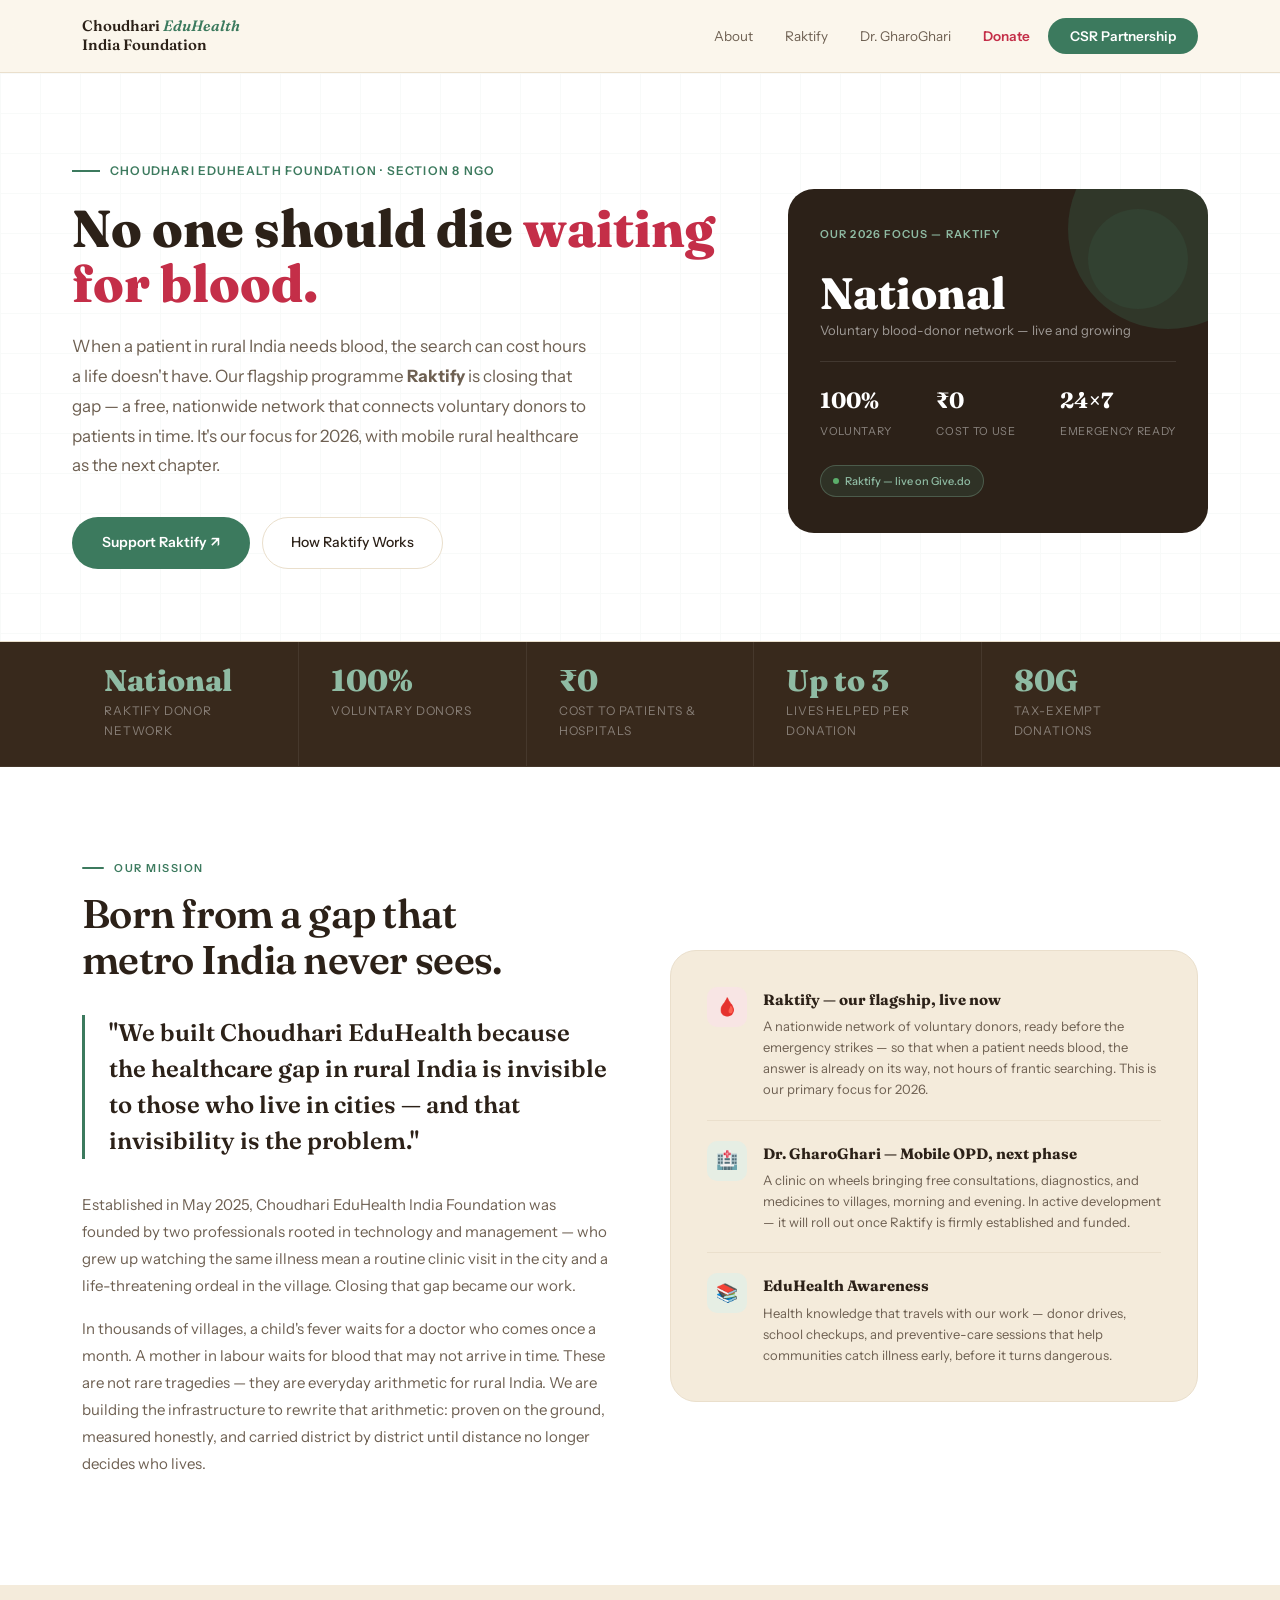
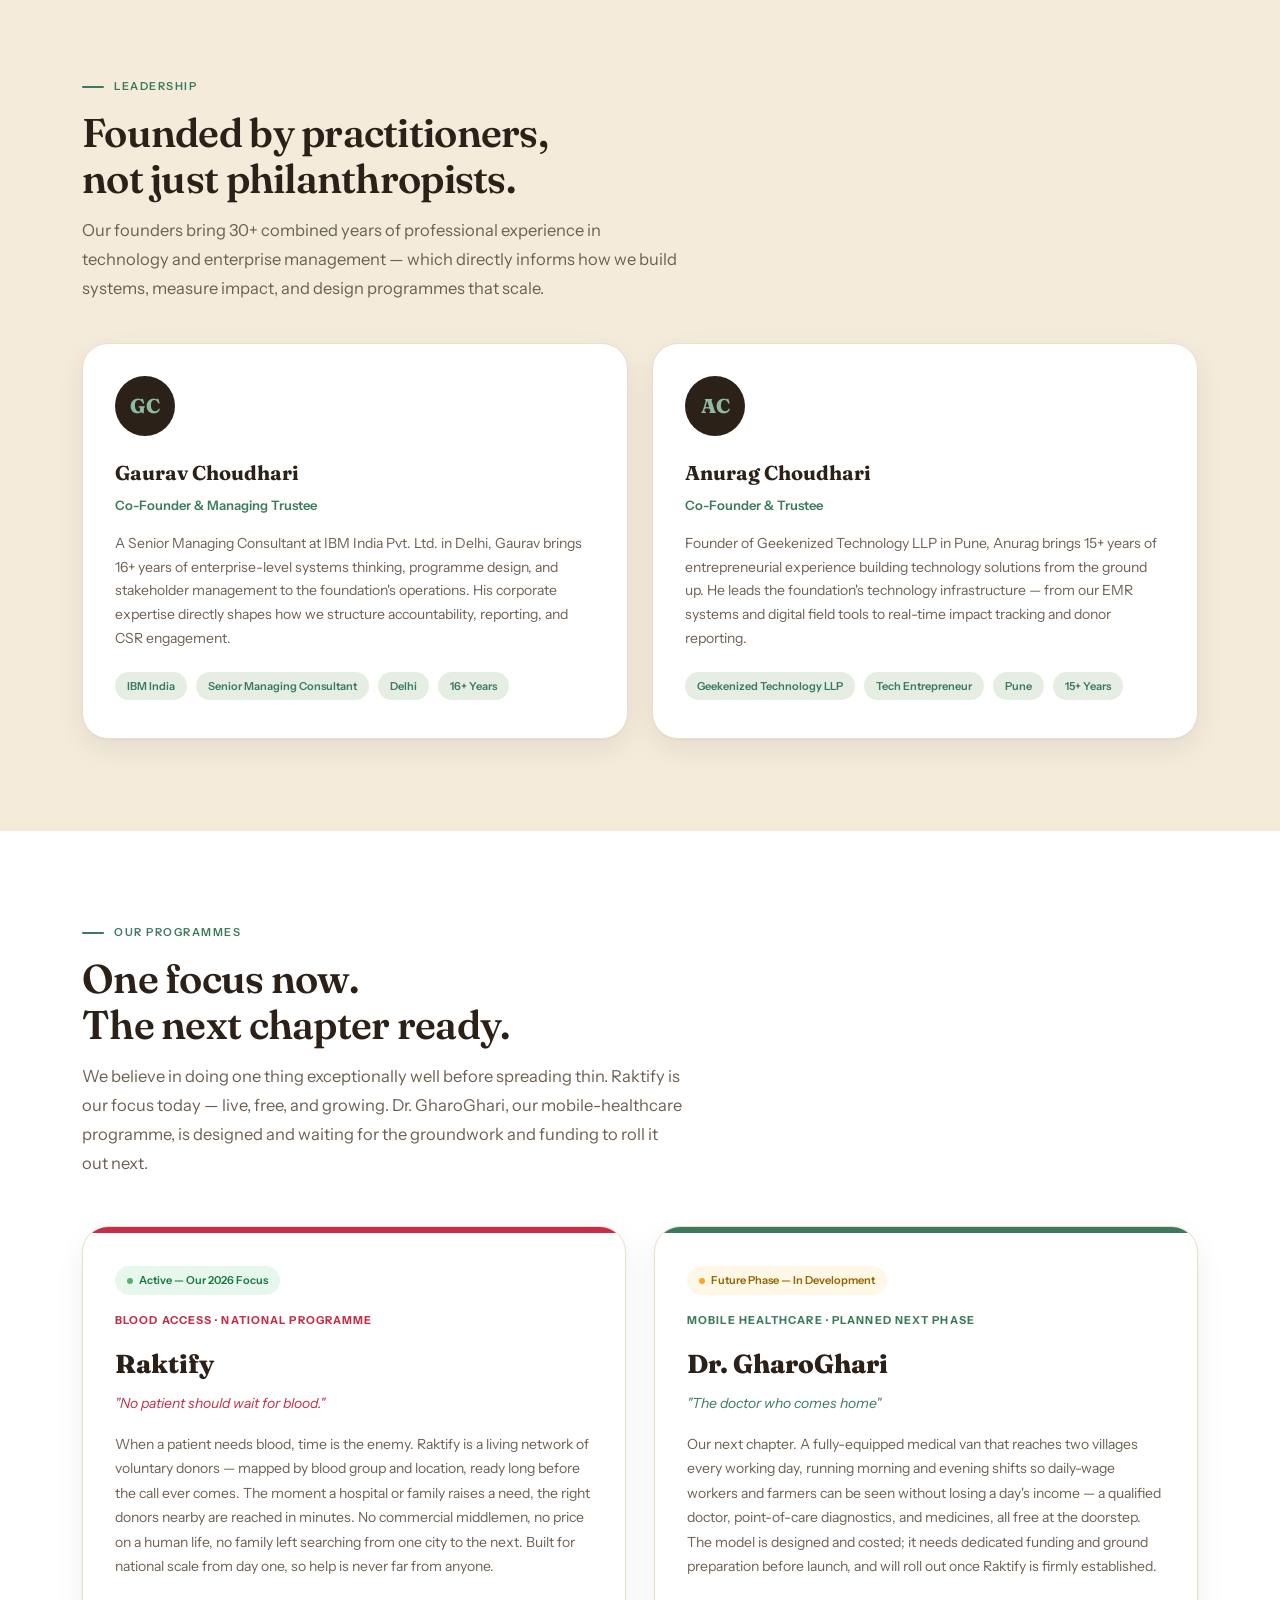
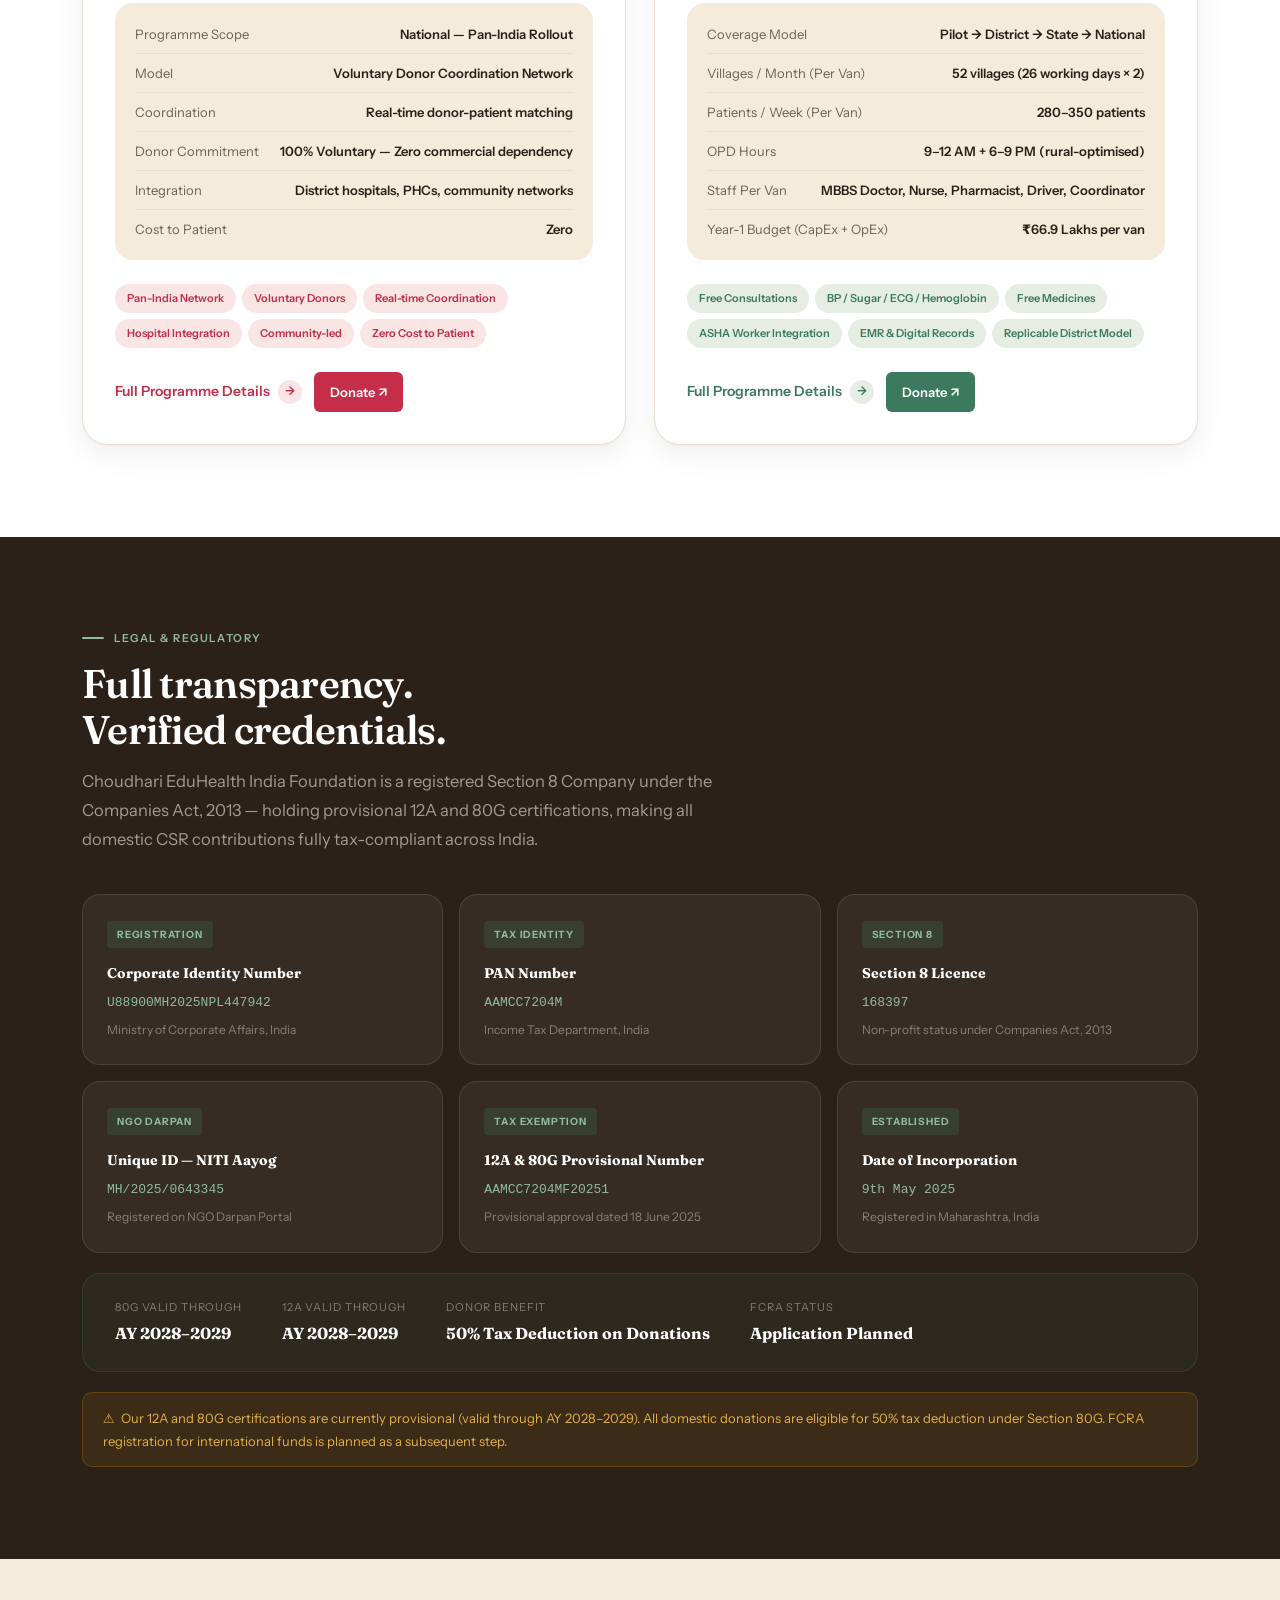
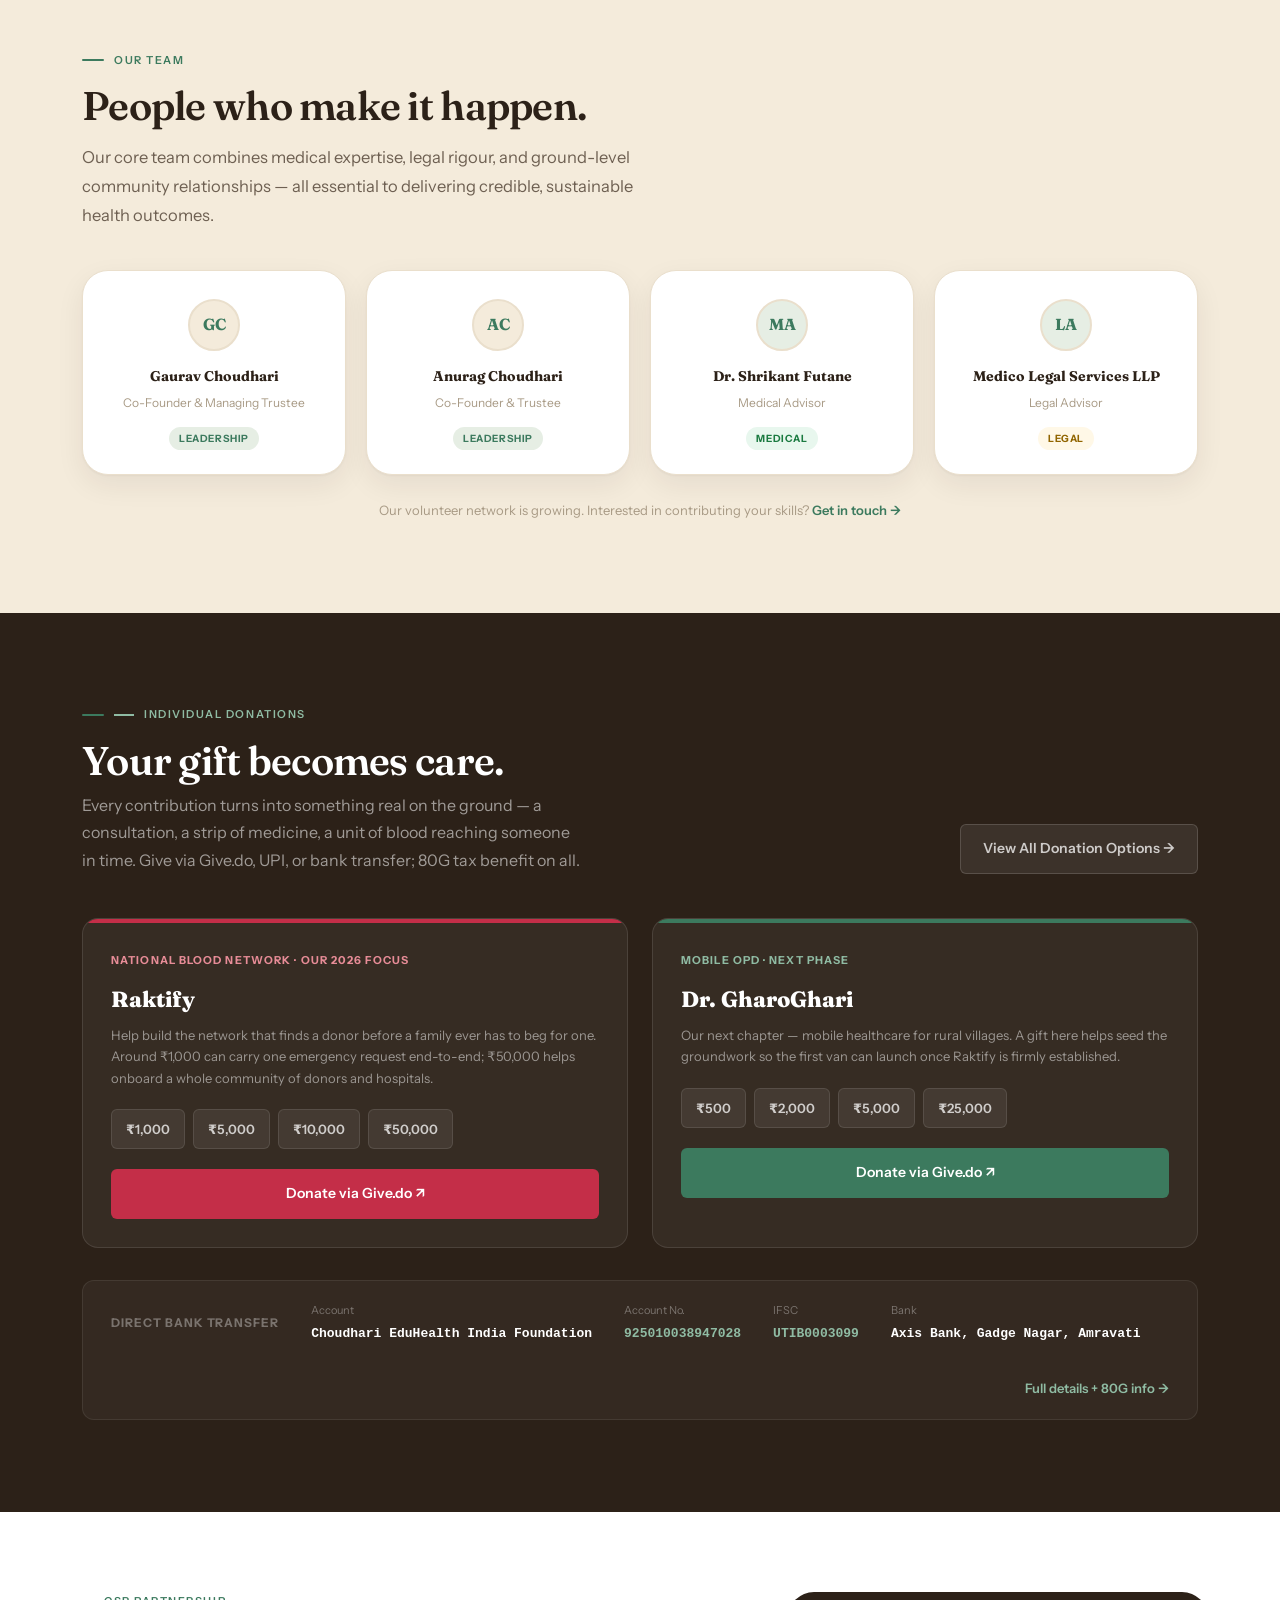
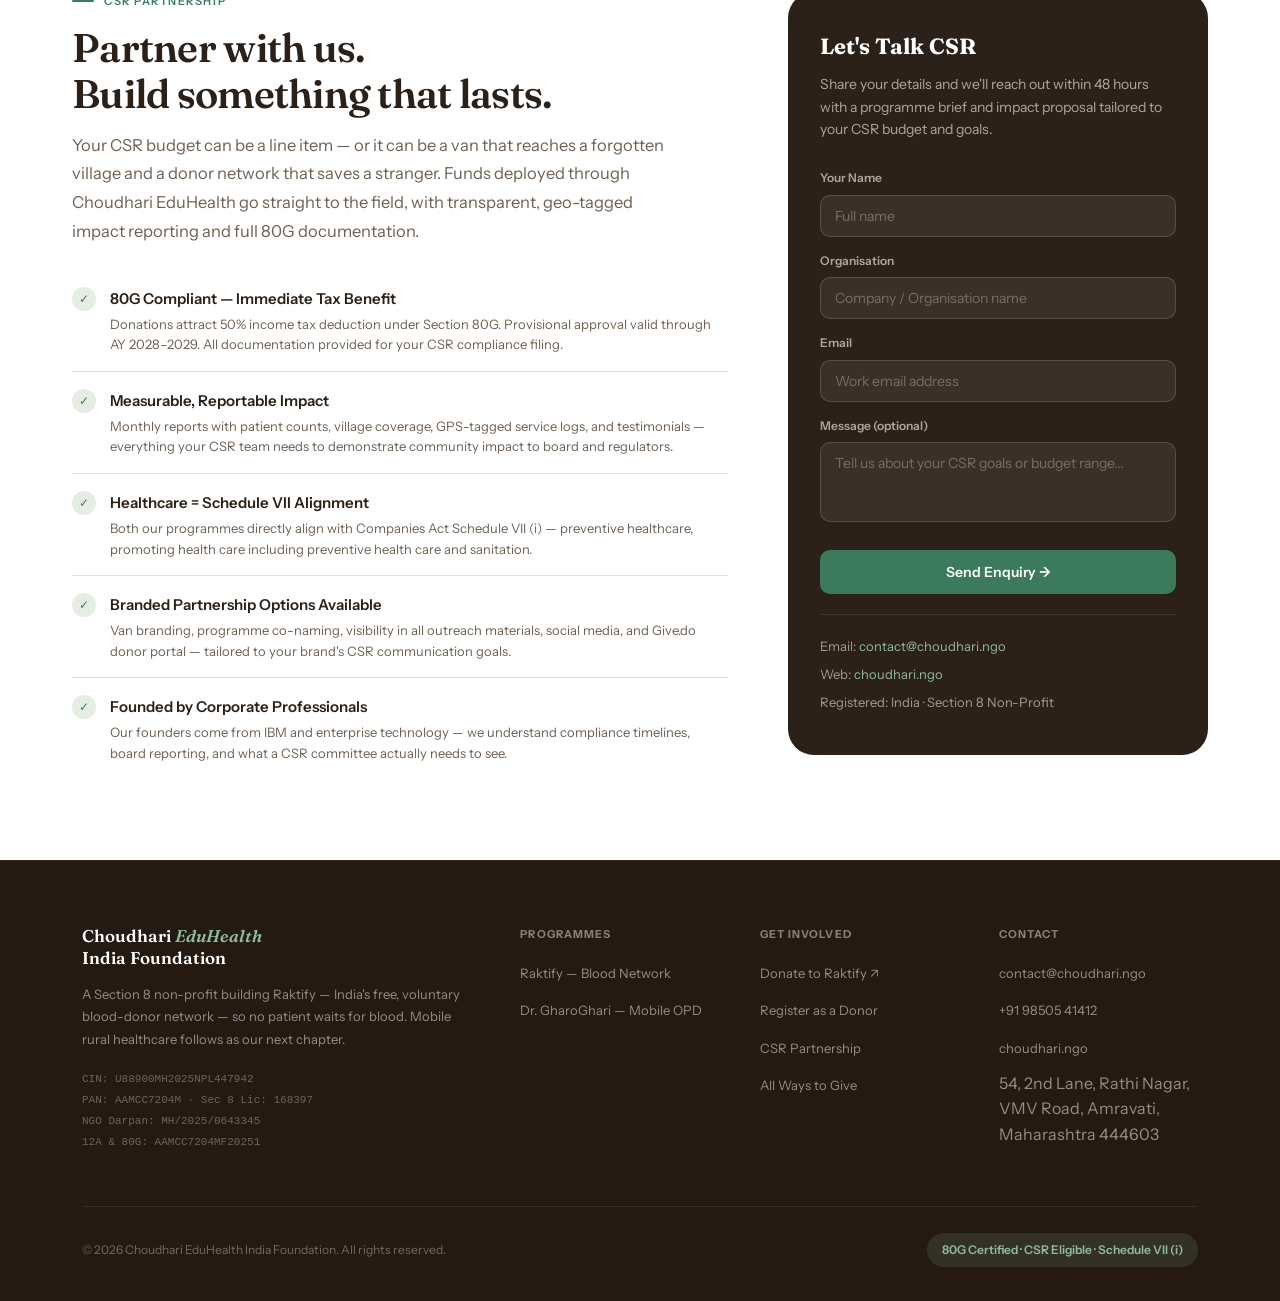
<file: index.html>
<!DOCTYPE html>
<html lang="en">
<head>
<meta charset="UTF-8">
<meta name="viewport" content="width=device-width, initial-scale=1.0">
<title>Choudhari EduHealth India Foundation | Healthcare for Rural India</title>
<meta name="description" content="A Section 8 NGO delivering mobile healthcare and voluntary blood access programmes across rural India. CSR-eligible under 80G. Partner with us.">
<link rel="preconnect" href="https://fonts.googleapis.com">
<link rel="preconnect" href="https://fonts.gstatic.com" crossorigin>
<link href="https://fonts.googleapis.com/css2?family=Fraunces:ital,opsz,wght@0,9..144,400;0,9..144,500;0,9..144,600;0,9..144,700;1,9..144,400;1,9..144,500;1,9..144,600&family=Instrument+Sans:wght@400;500;600&display=swap" rel="stylesheet">

<style>
  *, *::before, *::after { box-sizing: border-box; margin: 0; padding: 0; }

  :root {
    --navy: #2C2118;
    --navy-mid: #38291C;
    --blue: #3C7A5E;
    --blue-light: #E6EEE4;
    --blue-mid: #8FBBA3;
    --red: #CC2200;
    --red-light: #FEF0EE;
    --gray-50: #F4F6F9;
    --gray-100: #DDE3EC;
    --gray-400: #8A9BB0;
    --gray-600: #4A5B6E;
    --white: #FFFFFF;
    --text-primary: #2C2118;
    --text-secondary: #4A5B6E;
    --font-display: 'Fraunces', Georgia, serif;
    --font-body: 'Instrument Sans', sans-serif;
    --radius-sm: 6px;
    --radius-md: 10px;
    --radius-lg: 16px;
    --shadow-card: 0 1px 3px rgba(44,33,24,0.08), 0 4px 16px rgba(44,33,24,0.06);
    --transition: 0.2s ease;
  }

  html { scroll-behavior: smooth; }

  body {
    font-family: var(--font-body);
    background: var(--gray-50);
    color: var(--text-primary);
    line-height: 1.6;
    font-size: 16px;
    -webkit-font-smoothing: antialiased;
  }

  /* ─── NAV ─── */
  .nav {
    position: sticky;
    top: 0;
    z-index: 100;
    background: rgba(255,255,255,0.97);
    backdrop-filter: blur(12px);
    border-bottom: 1px solid var(--gray-100);
  }
  .nav-inner {
    max-width: 1200px;
    margin: 0 auto;
    padding: 0 32px;
    height: 68px;
    display: flex;
    align-items: center;
    justify-content: space-between;
    gap: 24px;
  }
  .nav-logo {
    font-family: var(--font-display);
    font-weight: 700;
    font-size: 15px;
    color: var(--navy);
    text-decoration: none;
    line-height: 1.2;
    flex-shrink: 0;
  }
  .nav-logo span { color: var(--blue); }
  .nav-links {
    display: flex;
    gap: 8px;
    list-style: none;
  }
  .nav-links a {
    font-size: 13.5px;
    color: var(--gray-600);
    text-decoration: none;
    padding: 6px 12px;
    border-radius: var(--radius-sm);
    transition: var(--transition);
  }
  .nav-links a:hover { background: var(--gray-50); color: var(--navy); }
  .nav-cta {
    background: var(--blue);
    color: white !important;
    padding: 10px 22px !important;
    border-radius: var(--radius-sm);
    font-weight: 600;
    font-size: 13.5px;
    text-decoration: none;
    transition: var(--transition);
    flex-shrink: 0;
  }
  .nav-cta:hover { background: #2E6049; }
  .nav-hamburger { display: none; cursor: pointer; flex-direction: column; gap: 5px; }
  .nav-hamburger span { width: 22px; height: 2px; background: var(--navy); border-radius: 2px; }

  /* ─── HERO ─── */
  .hero {
    background: white;
    border-bottom: 1px solid var(--gray-100);
    position: relative;
    overflow: hidden;
  }
  .hero-grid-bg {
    position: absolute;
    inset: 0;
    background-image:
      linear-gradient(var(--blue) 1px, transparent 1px),
      linear-gradient(90deg, var(--blue) 1px, transparent 1px);
    background-size: 40px 40px;
    opacity: 0.03;
    pointer-events: none;
  }
  .hero-inner {
    max-width: 1200px;
    margin: 0 auto;
    padding: 80px 32px 72px;
    display: grid;
    grid-template-columns: 1fr 420px;
    gap: 60px;
    align-items: center;
    position: relative;
  }
  .hero-eyebrow {
    display: inline-flex;
    align-items: center;
    gap: 10px;
    font-size: 12px;
    font-weight: 600;
    letter-spacing: 0.1em;
    text-transform: uppercase;
    color: var(--blue);
    margin-bottom: 20px;
  }
  .hero-eyebrow::before {
    content: '';
    display: block;
    width: 28px;
    height: 2px;
    background: var(--blue);
  }
  .hero h1 {
    font-family: var(--font-display);
    font-size: 52px;
    font-weight: 800;
    line-height: 1.05;
    color: var(--navy);
    margin-bottom: 22px;
  }
  .hero h1 span { color: var(--blue); }
  .hero-sub {
    font-size: 17px;
    color: var(--text-secondary);
    line-height: 1.75;
    max-width: 520px;
    margin-bottom: 36px;
  }
  .hero-btns { display: flex; gap: 12px; flex-wrap: wrap; }
  .btn-primary {
    background: var(--blue);
    color: white;
    padding: 14px 28px;
    border-radius: var(--radius-sm);
    font-size: 14px;
    font-weight: 600;
    text-decoration: none;
    transition: var(--transition);
    display: inline-block;
  }
  .btn-primary:hover { background: #2E6049; }
  .btn-outline {
    background: white;
    border: 1.5px solid var(--gray-100);
    color: var(--navy);
    padding: 14px 28px;
    border-radius: var(--radius-sm);
    font-size: 14px;
    font-weight: 500;
    text-decoration: none;
    transition: var(--transition);
    display: inline-block;
  }
  .btn-outline:hover { border-color: var(--gray-400); }
  .hero-card {
    background: var(--navy);
    border-radius: var(--radius-lg);
    padding: 36px 32px;
    position: relative;
    overflow: hidden;
  }
  .hero-card-circle1 {
    position: absolute;
    width: 200px; height: 200px;
    border-radius: 50%;
    background: rgba(60,122,94,0.25);
    top: -60px; right: -60px;
  }
  .hero-card-circle2 {
    position: absolute;
    width: 100px; height: 100px;
    border-radius: 50%;
    background: rgba(60,122,94,0.15);
    top: 20px; right: 20px;
  }
  .hero-card-label {
    font-size: 11px;
    font-weight: 600;
    letter-spacing: 0.1em;
    text-transform: uppercase;
    color: var(--blue-mid);
    margin-bottom: 28px;
    position: relative;
  }
  .hero-card-stat { margin-bottom: 20px; position: relative; }
  .hero-card-stat-n {
    font-family: var(--font-display);
    font-size: 44px;
    font-weight: 800;
    color: white;
    line-height: 1;
  }
  .hero-card-stat-l {
    font-size: 13px;
    color: rgba(255,255,255,0.55);
    margin-top: 4px;
  }
  .hero-card-divider {
    height: 1px;
    background: rgba(255,255,255,0.1);
    margin: 20px 0;
    position: relative;
  }
  .hero-card-row {
    display: flex;
    justify-content: space-between;
    position: relative;
  }
  .hero-card-mini-n {
    font-family: var(--font-display);
    font-size: 22px;
    font-weight: 700;
    color: white;
  }
  .hero-card-mini-l {
    font-size: 11px;
    color: rgba(255,255,255,0.45);
    text-transform: uppercase;
    letter-spacing: 0.06em;
    margin-top: 2px;
  }
  .hero-badge {
    display: inline-flex;
    align-items: center;
    gap: 6px;
    background: rgba(60,122,94,0.2);
    border: 1px solid rgba(143,187,163,0.3);
    color: var(--blue-mid);
    font-size: 11px;
    font-weight: 500;
    padding: 6px 12px;
    border-radius: 100px;
    margin-top: 24px;
    position: relative;
  }
  .hero-badge::before {
    content: '';
    width: 6px; height: 6px;
    border-radius: 50%;
    background: #5BAE6B;
    animation: pulse 2s infinite;
  }
  @keyframes pulse { 0%,100%{opacity:1} 50%{opacity:0.4} }

  /* ─── STATS BAR ─── */
  .stats-bar {
    background: var(--navy-mid);
    border-bottom: 1px solid rgba(255,255,255,0.06);
  }
  .stats-bar-inner {
    max-width: 1200px;
    margin: 0 auto;
    padding: 0 32px;
    display: flex;
  }
  .stat-item {
    flex: 1;
    padding: 24px 32px;
    border-right: 1px solid rgba(255,255,255,0.07);
  }
  .stat-item:last-child { border-right: none; }
  .stat-n {
    font-family: var(--font-display);
    font-size: 30px;
    font-weight: 800;
    color: var(--blue-mid);
    line-height: 1;
  }
  .stat-l {
    font-size: 12px;
    text-transform: uppercase;
    letter-spacing: 0.07em;
    color: rgba(255,255,255,0.4);
    margin-top: 5px;
  }

  /* ─── SECTION SHARED ─── */
  .section { padding: 80px 0; }
  .section-inner { max-width: 1200px; margin: 0 auto; padding: 0 32px; }
  .section-label {
    display: flex;
    align-items: center;
    gap: 10px;
    font-size: 11px;
    font-weight: 600;
    letter-spacing: 0.12em;
    text-transform: uppercase;
    color: var(--blue);
    margin-bottom: 12px;
  }
  .section-label::before { content: ''; display: block; width: 20px; height: 2px; background: var(--blue); }
  .section-h {
    font-family: var(--font-display);
    font-size: 36px;
    font-weight: 800;
    color: var(--navy);
    margin-bottom: 10px;
    line-height: 1.15;
  }
  .section-sub {
    font-size: 16px;
    color: var(--text-secondary);
    line-height: 1.7;
    max-width: 560px;
  }

  /* ─── MISSION ─── */
  .mission { background: white; }
  .mission-grid {
    display: grid;
    grid-template-columns: 1fr 1fr;
    gap: 60px;
    align-items: center;
  }
  .mission-quote {
    font-family: var(--font-display);
    font-size: 24px;
    font-weight: 600;
    line-height: 1.5;
    color: var(--navy);
    border-left: 3px solid var(--blue);
    padding-left: 24px;
    margin: 32px 0;
  }
  .mission-text {
    font-size: 15px;
    color: var(--text-secondary);
    line-height: 1.8;
    margin-bottom: 16px;
  }
  .mission-visual {
    background: var(--gray-50);
    border: 1px solid var(--gray-100);
    border-radius: var(--radius-lg);
    padding: 36px;
  }
  .mission-visual-item {
    display: flex;
    gap: 16px;
    align-items: flex-start;
    padding: 20px 0;
    border-bottom: 1px solid var(--gray-100);
  }
  .mission-visual-item:last-child { border-bottom: none; padding-bottom: 0; }
  .mission-visual-item:first-child { padding-top: 0; }
  .mission-icon {
    width: 40px;
    height: 40px;
    border-radius: var(--radius-sm);
    background: var(--blue-light);
    display: flex;
    align-items: center;
    justify-content: center;
    font-size: 18px;
    flex-shrink: 0;
  }
  .mission-icon.red { background: var(--red-light); }
  .mission-item-title {
    font-family: var(--font-display);
    font-weight: 700;
    font-size: 15px;
    color: var(--navy);
    margin-bottom: 4px;
  }
  .mission-item-desc { font-size: 13px; color: var(--text-secondary); line-height: 1.6; }

  /* ─── FOUNDERS ─── */
  .founders { background: var(--gray-50); }
  .founders-grid {
    display: grid;
    grid-template-columns: 1fr 1fr;
    gap: 24px;
    margin-top: 40px;
  }
  .founder-card {
    background: white;
    border: 1px solid var(--gray-100);
    border-radius: var(--radius-lg);
    padding: 32px;
    box-shadow: var(--shadow-card);
  }
  .founder-avatar {
    width: 60px;
    height: 60px;
    border-radius: 50%;
    background: var(--navy);
    display: flex;
    align-items: center;
    justify-content: center;
    font-family: var(--font-display);
    font-size: 20px;
    font-weight: 800;
    color: var(--blue-mid);
    margin-bottom: 20px;
  }
  .founder-name {
    font-family: var(--font-display);
    font-size: 20px;
    font-weight: 700;
    color: var(--navy);
    margin-bottom: 4px;
  }
  .founder-role {
    font-size: 13px;
    color: var(--blue);
    font-weight: 600;
    margin-bottom: 16px;
  }
  .founder-bio {
    font-size: 14px;
    color: var(--text-secondary);
    line-height: 1.7;
    margin-bottom: 20px;
  }
  .founder-tag {
    display: inline-block;
    background: var(--blue-light);
    color: var(--blue);
    font-size: 11px;
    font-weight: 600;
    padding: 5px 12px;
    border-radius: 100px;
    margin-right: 6px;
    margin-bottom: 6px;
  }

  /* ─── PROGRAMMES ─── */
  .programmes { background: white; }
  .programmes-grid {
    display: grid;
    grid-template-columns: 1fr 1fr;
    gap: 28px;
    margin-top: 48px;
  }
  .prog-card {
    background: white;
    border: 1px solid var(--gray-100);
    border-radius: var(--radius-lg);
    overflow: hidden;
    box-shadow: var(--shadow-card);
    transition: var(--transition);
  }
  .prog-card:hover { box-shadow: 0 4px 24px rgba(44,33,24,0.12); transform: translateY(-2px); }
  .prog-card-top {
    height: 6px;
    background: var(--blue);
  }
  .prog-card-top.red { background: var(--red); }
  .prog-card-body { padding: 32px; }
  .prog-type {
    font-size: 11px;
    font-weight: 700;
    letter-spacing: 0.1em;
    text-transform: uppercase;
    color: var(--blue);
    margin-bottom: 12px;
  }
  .prog-type.red { color: var(--red); }
  .prog-title {
    font-family: var(--font-display);
    font-size: 26px;
    font-weight: 800;
    color: var(--navy);
    margin-bottom: 6px;
  }
  .prog-tagline {
    font-size: 14px;
    color: var(--blue);
    font-style: italic;
    margin-bottom: 16px;
  }
  .prog-tagline.red { color: var(--red); }
  .prog-desc {
    font-size: 14px;
    color: var(--text-secondary);
    line-height: 1.75;
    margin-bottom: 24px;
  }
  .prog-details {
    background: var(--gray-50);
    border-radius: var(--radius-md);
    padding: 20px;
    margin-bottom: 24px;
  }
  .prog-detail-row {
    display: flex;
    justify-content: space-between;
    align-items: center;
    padding: 8px 0;
    border-bottom: 1px solid var(--gray-100);
    font-size: 13px;
  }
  .prog-detail-row:last-child { border-bottom: none; padding-bottom: 0; }
  .prog-detail-row:first-child { padding-top: 0; }
  .prog-detail-key { color: var(--gray-600); }
  .prog-detail-val { font-weight: 600; color: var(--navy); text-align: right; }
  .prog-pills { display: flex; flex-wrap: wrap; gap: 6px; margin-bottom: 24px; }
  .prog-pill {
    background: var(--blue-light);
    color: var(--blue);
    font-size: 11px;
    font-weight: 600;
    padding: 5px 12px;
    border-radius: 100px;
  }
  .prog-pill.red { background: var(--red-light); color: var(--red); }
  .prog-link {
    display: flex;
    align-items: center;
    gap: 8px;
    font-size: 14px;
    font-weight: 600;
    color: var(--blue);
    text-decoration: none;
  }
  .prog-link.red { color: var(--red); }
  .prog-link-arrow {
    width: 24px; height: 24px;
    border-radius: 50%;
    background: var(--blue-light);
    display: flex; align-items: center; justify-content: center;
    font-size: 12px;
  }
  .prog-link-arrow.red { background: var(--red-light); }
  .prog-status {
    display: inline-flex;
    align-items: center;
    gap: 6px;
    font-size: 11px;
    font-weight: 600;
    padding: 5px 12px;
    border-radius: 100px;
    margin-bottom: 16px;
  }
  .prog-status.upcoming { background: #FFF8E7; color: #916500; }
  .prog-status.active { background: #E8F7EE; color: #1A7A40; }
  .prog-status::before { content:''; width:6px;height:6px; border-radius:50%; }
  .prog-status.upcoming::before { background: #F5A623; }
  .prog-status.active::before { background: #5BAE6B; animation: pulse 2s infinite; }

  /* ─── CREDENTIALS ─── */
  .credentials { background: var(--navy); }
  .credentials .section-label { color: var(--blue-mid); }
  .credentials .section-label::before { background: var(--blue-mid); }
  .credentials .section-h { color: white; }
  .credentials .section-sub { color: rgba(255,255,255,0.55); max-width: 640px; }
  .cred-grid {
    display: grid;
    grid-template-columns: repeat(3, 1fr);
    gap: 16px;
    margin-top: 40px;
  }
  .cred-card {
    background: rgba(255,255,255,0.05);
    border: 1px solid rgba(255,255,255,0.1);
    border-radius: var(--radius-md);
    padding: 24px;
  }
  .cred-badge {
    display: inline-flex;
    align-items: center;
    gap: 6px;
    background: rgba(60,122,94,0.25);
    color: var(--blue-mid);
    font-size: 10px;
    font-weight: 700;
    letter-spacing: 0.08em;
    text-transform: uppercase;
    padding: 5px 10px;
    border-radius: 4px;
    margin-bottom: 14px;
  }
  .cred-title {
    font-family: var(--font-display);
    font-size: 14px;
    font-weight: 700;
    color: white;
    margin-bottom: 6px;
  }
  .cred-value {
    font-family: 'Courier New', monospace;
    font-size: 13px;
    color: var(--blue-mid);
    word-break: break-all;
    margin-bottom: 6px;
  }
  .cred-note { font-size: 12px; color: rgba(255,255,255,0.4); }
  .cred-full {
    grid-column: 1 / -1;
    background: rgba(60,122,94,0.1);
    border: 1px solid rgba(60,122,94,0.25);
    border-radius: var(--radius-md);
    padding: 24px 32px;
    display: flex;
    gap: 40px;
    flex-wrap: wrap;
    align-items: center;
    margin-top: 4px;
  }
  .cred-full-item { }
  .cred-full-label { font-size: 11px; color: rgba(255,255,255,0.4); text-transform: uppercase; letter-spacing: 0.08em; margin-bottom: 4px; }
  .cred-full-val { font-family: var(--font-display); font-size: 16px; font-weight: 700; color: white; }
  .cred-note-bar {
    margin-top: 20px;
    padding: 14px 20px;
    background: rgba(255,165,0,0.08);
    border: 1px solid rgba(255,165,0,0.2);
    border-radius: var(--radius-sm);
    font-size: 13px;
    color: rgba(255,200,80,0.85);
    display: flex;
    gap: 10px;
    align-items: flex-start;
  }

  /* ─── TEAM ─── */
  .team { background: var(--gray-50); }
  .team-grid {
    display: grid;
    grid-template-columns: repeat(4, 1fr);
    gap: 20px;
    margin-top: 40px;
  }
  .team-card {
    background: white;
    border: 1px solid var(--gray-100);
    border-radius: var(--radius-lg);
    padding: 28px 20px 24px;
    text-align: center;
    box-shadow: var(--shadow-card);
  }
  .team-avatar {
    width: 52px;
    height: 52px;
    border-radius: 50%;
    background: var(--gray-50);
    border: 2px solid var(--gray-100);
    display: flex;
    align-items: center;
    justify-content: center;
    font-family: var(--font-display);
    font-size: 16px;
    font-weight: 700;
    color: var(--blue);
    margin: 0 auto 14px;
  }
  .team-name {
    font-family: var(--font-display);
    font-weight: 700;
    font-size: 14px;
    color: var(--navy);
    margin-bottom: 4px;
  }
  .team-role {
    font-size: 12px;
    color: var(--gray-400);
    margin-bottom: 10px;
  }
  .team-tag {
    display: inline-block;
    background: var(--blue-light);
    color: var(--blue);
    font-size: 10px;
    font-weight: 700;
    padding: 3px 10px;
    border-radius: 100px;
    text-transform: uppercase;
    letter-spacing: 0.06em;
  }

  /* ─── CSR SECTION ─── */
  .csr { background: white; }
  .csr-inner {
    max-width: 1200px;
    margin: 0 auto;
    padding: 80px 32px;
    display: grid;
    grid-template-columns: 1fr 420px;
    gap: 60px;
    align-items: start;
  }
  .csr-why-list { margin: 24px 0 0; }
  .csr-why-item {
    display: flex;
    gap: 14px;
    align-items: flex-start;
    padding: 16px 0;
    border-bottom: 1px solid var(--gray-100);
  }
  .csr-why-item:last-child { border-bottom: none; }
  .csr-check {
    width: 24px; height: 24px;
    border-radius: 50%;
    background: var(--blue-light);
    color: var(--blue);
    display: flex; align-items: center; justify-content: center;
    font-size: 12px;
    flex-shrink: 0;
    margin-top: 1px;
    font-weight: 700;
  }
  .csr-why-title { font-weight: 600; font-size: 15px; color: var(--navy); margin-bottom: 2px; }
  .csr-why-desc { font-size: 13px; color: var(--text-secondary); line-height: 1.6; }
  .csr-contact {
    background: var(--navy);
    border-radius: var(--radius-lg);
    padding: 36px 32px;
    color: white;
  }
  .csr-contact-title {
    font-family: var(--font-display);
    font-size: 22px;
    font-weight: 700;
    margin-bottom: 8px;
  }
  .csr-contact-sub { font-size: 14px; color: rgba(255,255,255,0.6); margin-bottom: 28px; line-height: 1.6; }
  .csr-field { margin-bottom: 14px; }
  .csr-label { font-size: 12px; font-weight: 600; color: rgba(255,255,255,0.6); margin-bottom: 6px; display: block; }
  .csr-input {
    width: 100%;
    background: rgba(255,255,255,0.07);
    border: 1px solid rgba(255,255,255,0.15);
    color: white;
    padding: 11px 14px;
    border-radius: var(--radius-sm);
    font-family: var(--font-body);
    font-size: 14px;
    outline: none;
    transition: var(--transition);
  }
  .csr-input:focus { border-color: var(--blue-mid); }
  .csr-input::placeholder { color: rgba(255,255,255,0.3); }
  .csr-input.textarea { resize: none; height: 80px; }
  .csr-submit {
    width: 100%;
    background: var(--blue);
    color: white;
    border: none;
    padding: 13px;
    border-radius: var(--radius-sm);
    font-family: var(--font-body);
    font-size: 14px;
    font-weight: 600;
    cursor: pointer;
    margin-top: 6px;
    transition: var(--transition);
  }
  .csr-submit:hover { background: #2E6049; }
  .csr-contact-details { margin-top: 20px; padding-top: 20px; border-top: 1px solid rgba(255,255,255,0.1); }
  .csr-contact-line { font-size: 13px; color: rgba(255,255,255,0.55); margin-bottom: 6px; }
  .csr-contact-line a { color: var(--blue-mid); text-decoration: none; }

  /* ─── FOOTER ─── */
  footer {
    background: var(--navy-mid);
    border-top: 1px solid rgba(255,255,255,0.06);
    padding: 48px 0 32px;
  }
  .footer-inner {
    max-width: 1200px;
    margin: 0 auto;
    padding: 0 32px;
  }
  .footer-grid {
    display: grid;
    grid-template-columns: 2fr 1fr 1fr 1fr;
    gap: 40px;
    margin-bottom: 48px;
  }
  .footer-logo {
    font-family: var(--font-display);
    font-size: 16px;
    font-weight: 700;
    color: white;
    margin-bottom: 12px;
  }
  .footer-logo span { color: var(--blue-mid); }
  .footer-desc { font-size: 13px; color: rgba(255,255,255,0.45); line-height: 1.7; margin-bottom: 16px; }
  .footer-reg {
    font-size: 11px;
    color: rgba(255,255,255,0.3);
    line-height: 1.8;
    font-family: 'Courier New', monospace;
  }
  .footer-col-title { font-size: 12px; font-weight: 700; letter-spacing: 0.08em; text-transform: uppercase; color: rgba(255,255,255,0.5); margin-bottom: 16px; }
  .footer-col-links { list-style: none; }
  .footer-col-links li { margin-bottom: 10px; }
  .footer-col-links a { font-size: 13px; color: rgba(255,255,255,0.45); text-decoration: none; transition: var(--transition); }
  .footer-col-links a:hover { color: rgba(255,255,255,0.8); }
  .footer-bottom {
    border-top: 1px solid rgba(255,255,255,0.07);
    padding-top: 24px;
    display: flex;
    justify-content: space-between;
    align-items: center;
  }
  .footer-copy { font-size: 12px; color: rgba(255,255,255,0.3); }
  .footer-copy a { color: rgba(255,255,255,0.4); text-decoration: none; }
  .footer-80g {
    font-size: 12px;
    color: rgba(143,187,163,0.7);
    background: rgba(60,122,94,0.15);
    padding: 6px 14px;
    border-radius: 100px;
    font-weight: 600;
  }

  /* ─── RESPONSIVE ─── */
  @media (max-width: 900px) {
    .hero-inner { grid-template-columns: 1fr; }
    .hero-card { display: none; }
    .hero h1 { font-size: 38px; }
    .mission-grid { grid-template-columns: 1fr; }
    .founders-grid { grid-template-columns: 1fr; }
    .programmes-grid { grid-template-columns: 1fr; }
    .cred-grid { grid-template-columns: 1fr 1fr; }
    .team-grid { grid-template-columns: 1fr 1fr; }
    .csr-inner { grid-template-columns: 1fr; }
    .footer-grid { grid-template-columns: 1fr 1fr; }
    .stats-bar-inner { flex-wrap: wrap; }
    .stat-item { min-width: 50%; border-bottom: 1px solid rgba(255,255,255,0.07); }
    .nav-links { display: none; }
    .nav-hamburger { display: flex; }
  }

  @media (max-width: 600px) {
    .hero h1 { font-size: 30px; }
    .section-h { font-size: 26px; }
    .cred-grid { grid-template-columns: 1fr; }
    .team-grid { grid-template-columns: 1fr 1fr; }
    .footer-grid { grid-template-columns: 1fr; }
    .cred-full { flex-direction: column; gap: 20px; }
    .section { padding: 56px 0; }
    .hero-inner { padding: 48px 20px; }
    .section-inner { padding: 0 20px; }
  }
</style>
<link rel="stylesheet" href="styles.css">
</head>
<body>

<!-- ─── NAVIGATION ─── -->
<nav class="nav">
  <div class="nav-inner">
    <a class="nav-logo" href="index.html">Choudhari <span>EduHealth</span><br>India Foundation</a>
    <ul class="nav-links">
      <li><a href="#about">About</a></li>
      <li><a href="raktify.html">Raktify</a></li>
      <li><a href="dr-gharoghari.html">Dr. GharoGhari</a></li>
      <li><a href="donate.html" style="color:var(--red); font-weight:600;">Donate</a></li>
      <li><a href="csr-partnership.html" class="nav-cta">CSR Partnership</a></li>
    </ul>
  </div>
</nav>

<!-- ─── HERO ─── -->
<section class="hero">
  <div class="hero-grid-bg"></div>
  <div class="hero-inner">
    <div>
      <div class="hero-eyebrow">Choudhari EduHealth Foundation · Section 8 NGO</div>
      <h1>No one should die <span style="color:var(--red);">waiting for blood.</span></h1>
      <p class="hero-sub">When a patient in rural India needs blood, the search can cost hours a life doesn't have. Our flagship programme <strong>Raktify</strong> is closing that gap — a free, nationwide network that connects voluntary donors to patients in time. It's our focus for 2026, with mobile rural healthcare as the next chapter.</p>
      <div class="hero-btns">
        <a href="https://r.give.do/JapPvIUZ" target="_blank" rel="noopener" class="btn-primary">Support Raktify ↗</a>
        <a href="raktify.html" class="btn-outline">How Raktify Works</a>
      </div>
    </div>
    <div class="hero-card">
      <div class="hero-card-circle1"></div>
      <div class="hero-card-circle2"></div>
      <div class="hero-card-label">Our 2026 Focus — Raktify</div>
      <div class="hero-card-stat">
        <div class="hero-card-stat-n">National</div>
        <div class="hero-card-stat-l">Voluntary blood-donor network — live and growing</div>
      </div>
      <div class="hero-card-divider"></div>
      <div class="hero-card-row">
        <div>
          <div class="hero-card-mini-n">100%</div>
          <div class="hero-card-mini-l">Voluntary</div>
        </div>
        <div>
          <div class="hero-card-mini-n">₹0</div>
          <div class="hero-card-mini-l">Cost to use</div>
        </div>
        <div>
          <div class="hero-card-mini-n">24×7</div>
          <div class="hero-card-mini-l">Emergency ready</div>
        </div>
      </div>
      <div class="hero-badge">Raktify — live on Give.do</div>
    </div>
  </div>
</section>

<!-- ─── STATS BAR ─── -->
<div class="stats-bar">
  <div class="stats-bar-inner">
    <div class="stat-item">
      <div class="stat-n">National</div>
      <div class="stat-l">Raktify donor network</div>
    </div>
    <div class="stat-item">
      <div class="stat-n">100%</div>
      <div class="stat-l">Voluntary donors</div>
    </div>
    <div class="stat-item">
      <div class="stat-n">₹0</div>
      <div class="stat-l">Cost to patients &amp; hospitals</div>
    </div>
    <div class="stat-item">
      <div class="stat-n">Up to 3</div>
      <div class="stat-l">Lives helped per donation</div>
    </div>
    <div class="stat-item">
      <div class="stat-n">80G</div>
      <div class="stat-l">Tax-exempt donations</div>
    </div>
  </div>
</div>

<!-- ─── ABOUT / MISSION ─── -->
<section class="section mission" id="about">
  <div class="section-inner">
    <div class="mission-grid">
      <div>
        <div class="section-label">Our Mission</div>
        <h2 class="section-h">Born from a gap that<br>metro India never sees.</h2>
        <div class="mission-quote">"We built Choudhari EduHealth because the healthcare gap in rural India is invisible to those who live in cities — and that invisibility is the problem."</div>
        <p class="mission-text">Established in May 2025, Choudhari EduHealth India Foundation was founded by two professionals rooted in technology and management — who grew up watching the same illness mean a routine clinic visit in the city and a life-threatening ordeal in the village. Closing that gap became our work.</p>
        <p class="mission-text">In thousands of villages, a child's fever waits for a doctor who comes once a month. A mother in labour waits for blood that may not arrive in time. These are not rare tragedies — they are everyday arithmetic for rural India. We are building the infrastructure to rewrite that arithmetic: proven on the ground, measured honestly, and carried district by district until distance no longer decides who lives.</p>
      </div>
      <div class="mission-visual">
        <div class="mission-visual-item">
          <div class="mission-icon red">🩸</div>
          <div>
            <div class="mission-item-title">Raktify — our flagship, live now</div>
            <div class="mission-item-desc">A nationwide network of voluntary donors, ready before the emergency strikes — so that when a patient needs blood, the answer is already on its way, not hours of frantic searching. This is our primary focus for 2026.</div>
          </div>
        </div>
        <div class="mission-visual-item">
          <div class="mission-icon">🏥</div>
          <div>
            <div class="mission-item-title">Dr. GharoGhari — Mobile OPD, next phase</div>
            <div class="mission-item-desc">A clinic on wheels bringing free consultations, diagnostics, and medicines to villages, morning and evening. In active development — it will roll out once Raktify is firmly established and funded.</div>
          </div>
        </div>
        <div class="mission-visual-item">
          <div class="mission-icon">📚</div>
          <div>
            <div class="mission-item-title">EduHealth Awareness</div>
            <div class="mission-item-desc">Health knowledge that travels with our work — donor drives, school checkups, and preventive-care sessions that help communities catch illness early, before it turns dangerous.</div>
          </div>
        </div>
      </div>
    </div>
  </div>
</section>

<!-- ─── FOUNDERS ─── -->
<section class="section founders">
  <div class="section-inner">
    <div class="section-label">Leadership</div>
    <h2 class="section-h">Founded by practitioners,<br>not just philanthropists.</h2>
    <p class="section-sub">Our founders bring 30+ combined years of professional experience in technology and enterprise management — which directly informs how we build systems, measure impact, and design programmes that scale.</p>
    <div class="founders-grid">
      <div class="founder-card">
        <div class="founder-avatar">GC</div>
        <div class="founder-name">Gaurav Choudhari</div>
        <div class="founder-role">Co-Founder &amp; Managing Trustee</div>
        <div class="founder-bio">A Senior Managing Consultant at IBM India Pvt. Ltd. in Delhi, Gaurav brings 16+ years of enterprise-level systems thinking, programme design, and stakeholder management to the foundation's operations. His corporate expertise directly shapes how we structure accountability, reporting, and CSR engagement.</div>
        <div>
          <span class="founder-tag">IBM India</span>
          <span class="founder-tag">Senior Managing Consultant</span>
          <span class="founder-tag">Delhi</span>
          <span class="founder-tag">16+ Years</span>
        </div>
      </div>
      <div class="founder-card">
        <div class="founder-avatar">AC</div>
        <div class="founder-name">Anurag Choudhari</div>
        <div class="founder-role">Co-Founder &amp; Trustee</div>
        <div class="founder-bio">Founder of Geekenized Technology LLP in Pune, Anurag brings 15+ years of entrepreneurial experience building technology solutions from the ground up. He leads the foundation's technology infrastructure — from our EMR systems and digital field tools to real-time impact tracking and donor reporting.</div>
        <div>
          <span class="founder-tag">Geekenized Technology LLP</span>
          <span class="founder-tag">Tech Entrepreneur</span>
          <span class="founder-tag">Pune</span>
          <span class="founder-tag">15+ Years</span>
        </div>
      </div>
    </div>
  </div>
</section>

<!-- ─── PROGRAMMES ─── -->
<section class="section programmes" id="programmes">
  <div class="section-inner">
    <div class="section-label">Our Programmes</div>
    <h2 class="section-h">One focus now.<br>The next chapter ready.</h2>
    <p class="section-sub">We believe in doing one thing exceptionally well before spreading thin. Raktify is our focus today — live, free, and growing. Dr. GharoGhari, our mobile-healthcare programme, is designed and waiting for the groundwork and funding to roll it out next.</p>
    <div class="programmes-grid">

      <!-- Raktify -->
      <div class="prog-card">
        <div class="prog-card-top red"></div>
        <div class="prog-card-body">
          <div class="prog-status active">Active — Our 2026 Focus</div>
          <div class="prog-type red">Blood Access · National Programme</div>
          <div class="prog-title">Raktify</div>
          <div class="prog-tagline red">"No patient should wait for blood."</div>
          <div class="prog-desc">When a patient needs blood, time is the enemy. Raktify is a living network of voluntary donors — mapped by blood group and location, ready long before the call ever comes. The moment a hospital or family raises a need, the right donors nearby are reached in minutes. No commercial middlemen, no price on a human life, no family left searching from one city to the next. Built for national scale from day one, so help is never far from anyone.</div>

          <div class="prog-details">
            <div class="prog-detail-row">
              <span class="prog-detail-key">Programme Scope</span>
              <span class="prog-detail-val">National — Pan-India Rollout</span>
            </div>
            <div class="prog-detail-row">
              <span class="prog-detail-key">Model</span>
              <span class="prog-detail-val">Voluntary Donor Coordination Network</span>
            </div>
            <div class="prog-detail-row">
              <span class="prog-detail-key">Coordination</span>
              <span class="prog-detail-val">Real-time donor-patient matching</span>
            </div>
            <div class="prog-detail-row">
              <span class="prog-detail-key">Donor Commitment</span>
              <span class="prog-detail-val">100% Voluntary — Zero commercial dependency</span>
            </div>
            <div class="prog-detail-row">
              <span class="prog-detail-key">Integration</span>
              <span class="prog-detail-val">District hospitals, PHCs, community networks</span>
            </div>
            <div class="prog-detail-row">
              <span class="prog-detail-key">Cost to Patient</span>
              <span class="prog-detail-val">Zero</span>
            </div>
          </div>

          <div class="prog-pills">
            <div class="prog-pill red">Pan-India Network</div>
            <div class="prog-pill red">Voluntary Donors</div>
            <div class="prog-pill red">Real-time Coordination</div>
            <div class="prog-pill red">Hospital Integration</div>
            <div class="prog-pill red">Community-led</div>
            <div class="prog-pill red">Zero Cost to Patient</div>
          </div>

          <div style="display:flex; gap:12px; align-items:center; flex-wrap:wrap; margin-top:4px;">
          <a href="raktify.html" class="prog-link red">Full Programme Details <div class="prog-link-arrow red">→</div></a>
          <a href="https://r.give.do/JapPvIUZ" target="_blank" rel="noopener" style="display:inline-flex; align-items:center; gap:6px; background:var(--red); color:white; font-size:13px; font-weight:600; padding:9px 16px; border-radius:6px; text-decoration:none;">Donate ↗</a>
        </div>
        </div>
      </div>

      <!-- Dr. GharoGhari -->
      <div class="prog-card">
        <div class="prog-card-top"></div>
        <div class="prog-card-body">
          <div class="prog-status upcoming">Future Phase — In Development</div>
          <div class="prog-type">Mobile Healthcare · Planned Next Phase</div>
          <div class="prog-title">Dr. GharoGhari</div>
          <div class="prog-tagline">"The doctor who comes home"</div>
          <div class="prog-desc">Our next chapter. A fully-equipped medical van that reaches two villages every working day, running morning and evening shifts so daily-wage workers and farmers can be seen without losing a day's income — a qualified doctor, point-of-care diagnostics, and medicines, all free at the doorstep. The model is designed and costed; it needs dedicated funding and ground preparation before launch, and will roll out once Raktify is firmly established.</div>

          <div class="prog-details">
            <div class="prog-detail-row">
              <span class="prog-detail-key">Coverage Model</span>
              <span class="prog-detail-val">Pilot → District → State → National</span>
            </div>
            <div class="prog-detail-row">
              <span class="prog-detail-key">Villages / Month (Per Van)</span>
              <span class="prog-detail-val">52 villages (26 working days × 2)</span>
            </div>
            <div class="prog-detail-row">
              <span class="prog-detail-key">Patients / Week (Per Van)</span>
              <span class="prog-detail-val">280–350 patients</span>
            </div>
            <div class="prog-detail-row">
              <span class="prog-detail-key">OPD Hours</span>
              <span class="prog-detail-val">9–12 AM + 6–9 PM (rural-optimised)</span>
            </div>
            <div class="prog-detail-row">
              <span class="prog-detail-key">Staff Per Van</span>
              <span class="prog-detail-val">MBBS Doctor, Nurse, Pharmacist, Driver, Coordinator</span>
            </div>
            <div class="prog-detail-row">
              <span class="prog-detail-key">Year-1 Budget (CapEx + OpEx)</span>
              <span class="prog-detail-val">₹66.9 Lakhs per van</span>
            </div>
          </div>

          <div class="prog-pills">
            <div class="prog-pill">Free Consultations</div>
            <div class="prog-pill">BP / Sugar / ECG / Hemoglobin</div>
            <div class="prog-pill">Free Medicines</div>
            <div class="prog-pill">ASHA Worker Integration</div>
            <div class="prog-pill">EMR &amp; Digital Records</div>
            <div class="prog-pill">Replicable District Model</div>
          </div>

          <div style="display:flex; gap:12px; align-items:center; flex-wrap:wrap; margin-top:4px;">
          <a href="dr-gharoghari.html" class="prog-link">Full Programme Details <div class="prog-link-arrow">→</div></a>
          <a href="https://give.do/fundraisers/68a5aa2ba27293517f5c2f7f" target="_blank" rel="noopener" style="display:inline-flex; align-items:center; gap:6px; background:var(--blue); color:white; font-size:13px; font-weight:600; padding:9px 16px; border-radius:6px; text-decoration:none;">Donate ↗</a>
        </div>
        </div>
      </div>

    </div>
  </div>
</section>

<!-- ─── CREDENTIALS ─── -->
<section class="section credentials" id="credentials">
  <div class="section-inner">
    <div class="section-label">Legal &amp; Regulatory</div>
    <h2 class="section-h">Full transparency.<br>Verified credentials.</h2>
    <p class="section-sub">Choudhari EduHealth India Foundation is a registered Section 8 Company under the Companies Act, 2013 — holding provisional 12A and 80G certifications, making all domestic CSR contributions fully tax-compliant across India.</p>

    <div class="cred-grid">
      <div class="cred-card">
        <div class="cred-badge">Registration</div>
        <div class="cred-title">Corporate Identity Number</div>
        <div class="cred-value">U88900MH2025NPL447942</div>
        <div class="cred-note">Ministry of Corporate Affairs, India</div>
      </div>
      <div class="cred-card">
        <div class="cred-badge">Tax Identity</div>
        <div class="cred-title">PAN Number</div>
        <div class="cred-value">AAMCC7204M</div>
        <div class="cred-note">Income Tax Department, India</div>
      </div>
      <div class="cred-card">
        <div class="cred-badge">Section 8</div>
        <div class="cred-title">Section 8 Licence</div>
        <div class="cred-value">168397</div>
        <div class="cred-note">Non-profit status under Companies Act, 2013</div>
      </div>
      <div class="cred-card">
        <div class="cred-badge">NGO Darpan</div>
        <div class="cred-title">Unique ID — NITI Aayog</div>
        <div class="cred-value">MH/2025/0643345</div>
        <div class="cred-note">Registered on NGO Darpan Portal</div>
      </div>
      <div class="cred-card">
        <div class="cred-badge">Tax Exemption</div>
        <div class="cred-title">12A &amp; 80G Provisional Number</div>
        <div class="cred-value">AAMCC7204MF20251</div>
        <div class="cred-note">Provisional approval dated 18 June 2025</div>
      </div>
      <div class="cred-card">
        <div class="cred-badge">Established</div>
        <div class="cred-title">Date of Incorporation</div>
        <div class="cred-value">9th May 2025</div>
        <div class="cred-note">Registered in Maharashtra, India</div>
      </div>

      <div class="cred-full">
        <div class="cred-full-item">
          <div class="cred-full-label">80G Valid Through</div>
          <div class="cred-full-val">AY 2028–2029</div>
        </div>
        <div class="cred-full-item">
          <div class="cred-full-label">12A Valid Through</div>
          <div class="cred-full-val">AY 2028–2029</div>
        </div>
        <div class="cred-full-item">
          <div class="cred-full-label">Donor Benefit</div>
          <div class="cred-full-val">50% Tax Deduction on Donations</div>
        </div>
        <div class="cred-full-item">
          <div class="cred-full-label">FCRA Status</div>
          <div class="cred-full-val">Application Planned</div>
        </div>
      </div>
    </div>

    <div class="cred-note-bar">
      ⚠ &nbsp;Our 12A and 80G certifications are currently provisional (valid through AY 2028–2029). All domestic donations are eligible for 50% tax deduction under Section 80G. FCRA registration for international funds is planned as a subsequent step.
    </div>
  </div>
</section>

<!-- ─── TEAM ─── -->
<section class="section team" id="team">
  <div class="section-inner">
    <div class="section-label">Our Team</div>
    <h2 class="section-h">People who make it happen.</h2>
    <p class="section-sub">Our core team combines medical expertise, legal rigour, and ground-level community relationships — all essential to delivering credible, sustainable health outcomes.</p>
    <div class="team-grid">
      <div class="team-card">
        <div class="team-avatar">GC</div>
        <div class="team-name">Gaurav Choudhari</div>
        <div class="team-role">Co-Founder &amp; Managing Trustee</div>
        <span class="team-tag">Leadership</span>
      </div>
      <div class="team-card">
        <div class="team-avatar">AC</div>
        <div class="team-name">Anurag Choudhari</div>
        <div class="team-role">Co-Founder &amp; Trustee</div>
        <span class="team-tag">Leadership</span>
      </div>
      <div class="team-card">
        <div class="team-avatar" style="background: #E6EEE4; color: var(--blue);">MA</div>
        <div class="team-name">Dr. Shrikant Futane</div>
        <div class="team-role">Medical Advisor</div>
        <span class="team-tag" style="background:#E8F7EE; color:#1A7A40;">Medical</span>
      </div>
      <div class="team-card">
        <div class="team-avatar" style="background: #E6EEE4; color: var(--blue);">LA</div>
        <div class="team-name">Medico Legal Services LLP</div>
        <div class="team-role">Legal Advisor</div>
        <span class="team-tag" style="background:#FFF8E7; color:#916500;">Legal</span>
      </div>
    </div>
    <p style="margin-top: 24px; font-size: 13px; color: var(--gray-400); text-align: center;">Our volunteer network is growing. Interested in contributing your skills? <a href="#csr" style="color: var(--blue); text-decoration: none; font-weight: 600;">Get in touch →</a></p>
  </div>
</section>


<!-- ─── DONATE SECTION ─── -->
<section class="section" id="donate" style="background:var(--navy);">
  <div class="section-inner">
    <div style="display:flex; justify-content:space-between; align-items:flex-end; flex-wrap:wrap; gap:20px; margin-bottom:44px;">
      <div>
        <div class="section-label" style="color:var(--blue-mid);"><span style="display:block;width:20px;height:2px;background:var(--blue-mid);"></span>Individual Donations</div>
        <h2 class="section-h" style="color:white; margin-bottom:8px;">Your gift becomes care.</h2>
        <p style="font-size:16px; color:rgba(255,255,255,0.55); max-width:500px; line-height:1.7;">Every contribution turns into something real on the ground — a consultation, a strip of medicine, a unit of blood reaching someone in time. Give via Give.do, UPI, or bank transfer; 80G tax benefit on all.</p>
      </div>
      <a href="donate.html" style="display:inline-flex; align-items:center; gap:8px; background:rgba(255,255,255,0.08); border:1px solid rgba(255,255,255,0.15); color:rgba(255,255,255,0.75); font-size:14px; font-weight:600; padding:12px 22px; border-radius:6px; text-decoration:none; white-space:nowrap; transition:0.2s ease;">View All Donation Options →</a>
    </div>

    <div style="display:grid; grid-template-columns:1fr 1fr; gap:24px; margin-bottom:32px;">

      <!-- Raktify donate card -->
      <div style="background:rgba(255,255,255,0.05); border:1px solid rgba(255,255,255,0.1); border-radius:16px; overflow:hidden;">
        <div style="height:4px; background:var(--red);"></div>
        <div style="padding:28px;">
          <div style="font-size:11px; font-weight:700; letter-spacing:0.1em; text-transform:uppercase; color:#E78C97; margin-bottom:12px;">National Blood Network · Our 2026 Focus</div>
          <div style="font-family:var(--font-display); font-size:22px; font-weight:800; color:white; margin-bottom:6px;">Raktify</div>
          <div style="font-size:13px; color:rgba(255,255,255,0.5); line-height:1.65; margin-bottom:20px;">Help build the network that finds a donor before a family ever has to beg for one. Around ₹1,000 can carry one emergency request end-to-end; ₹50,000 helps onboard a whole community of donors and hospitals.</div>
          <div style="display:flex; gap:8px; flex-wrap:wrap; margin-bottom:20px;">
            <span style="background:rgba(255,255,255,0.07); border:1px solid rgba(255,255,255,0.1); color:rgba(255,255,255,0.75); font-size:13px; font-weight:600; padding:8px 14px; border-radius:6px;">₹1,000</span>
            <span style="background:rgba(255,255,255,0.07); border:1px solid rgba(255,255,255,0.1); color:rgba(255,255,255,0.75); font-size:13px; font-weight:600; padding:8px 14px; border-radius:6px;">₹5,000</span>
            <span style="background:rgba(255,255,255,0.07); border:1px solid rgba(255,255,255,0.1); color:rgba(255,255,255,0.75); font-size:13px; font-weight:600; padding:8px 14px; border-radius:6px;">₹10,000</span>
            <span style="background:rgba(255,255,255,0.07); border:1px solid rgba(255,255,255,0.1); color:rgba(255,255,255,0.75); font-size:13px; font-weight:600; padding:8px 14px; border-radius:6px;">₹50,000</span>
          </div>
          <a href="https://r.give.do/JapPvIUZ" target="_blank" rel="noopener" style="display:flex; align-items:center; justify-content:center; gap:8px; background:var(--red); color:white; padding:13px; border-radius:6px; font-size:14px; font-weight:600; text-decoration:none;">Donate via Give.do ↗</a>
        </div>
      </div>

      <!-- Dr. GharoGhari donate card -->
      <div style="background:rgba(255,255,255,0.05); border:1px solid rgba(255,255,255,0.1); border-radius:16px; overflow:hidden;">
        <div style="height:4px; background:var(--blue);"></div>
        <div style="padding:28px;">
          <div style="font-size:11px; font-weight:700; letter-spacing:0.1em; text-transform:uppercase; color:var(--blue-mid); margin-bottom:12px;">Mobile OPD · Next Phase</div>
          <div style="font-family:var(--font-display); font-size:22px; font-weight:800; color:white; margin-bottom:6px;">Dr. GharoGhari</div>
          <div style="font-size:13px; color:rgba(255,255,255,0.5); line-height:1.65; margin-bottom:20px;">Our next chapter — mobile healthcare for rural villages. A gift here helps seed the groundwork so the first van can launch once Raktify is firmly established.</div>
          <div style="display:flex; gap:8px; flex-wrap:wrap; margin-bottom:20px;">
            <span style="background:rgba(255,255,255,0.07); border:1px solid rgba(255,255,255,0.1); color:rgba(255,255,255,0.75); font-size:13px; font-weight:600; padding:8px 14px; border-radius:6px;">₹500</span>
            <span style="background:rgba(255,255,255,0.07); border:1px solid rgba(255,255,255,0.1); color:rgba(255,255,255,0.75); font-size:13px; font-weight:600; padding:8px 14px; border-radius:6px;">₹2,000</span>
            <span style="background:rgba(255,255,255,0.07); border:1px solid rgba(255,255,255,0.1); color:rgba(255,255,255,0.75); font-size:13px; font-weight:600; padding:8px 14px; border-radius:6px;">₹5,000</span>
            <span style="background:rgba(255,255,255,0.07); border:1px solid rgba(255,255,255,0.1); color:rgba(255,255,255,0.75); font-size:13px; font-weight:600; padding:8px 14px; border-radius:6px;">₹25,000</span>
          </div>
          <a href="https://give.do/fundraisers/68a5aa2ba27293517f5c2f7f" target="_blank" rel="noopener" style="display:flex; align-items:center; justify-content:center; gap:8px; background:var(--blue); color:white; padding:13px; border-radius:6px; font-size:14px; font-weight:600; text-decoration:none;">Donate via Give.do ↗</a>
        </div>
      </div>

    </div>

    <!-- bank details strip -->
    <div style="background:rgba(255,255,255,0.04); border:1px solid rgba(255,255,255,0.08); border-radius:12px; padding:20px 28px; display:flex; flex-wrap:wrap; gap:32px; align-items:center;">
      <div style="font-size:12px; font-weight:700; text-transform:uppercase; letter-spacing:0.08em; color:rgba(255,255,255,0.35);">Direct Bank Transfer</div>
      <div><div style="font-size:11px; color:rgba(255,255,255,0.35); margin-bottom:3px;">Account</div><div style="font-family:Courier New,monospace; font-size:13px; color:white; font-weight:600;">Choudhari EduHealth India Foundation</div></div>
      <div><div style="font-size:11px; color:rgba(255,255,255,0.35); margin-bottom:3px;">Account No.</div><div style="font-family:Courier New,monospace; font-size:13px; color:var(--blue-mid); font-weight:600;">925010038947028</div></div>
      <div><div style="font-size:11px; color:rgba(255,255,255,0.35); margin-bottom:3px;">IFSC</div><div style="font-family:Courier New,monospace; font-size:13px; color:var(--blue-mid); font-weight:600;">UTIB0003099</div></div>
      <div><div style="font-size:11px; color:rgba(255,255,255,0.35); margin-bottom:3px;">Bank</div><div style="font-family:Courier New,monospace; font-size:13px; color:white; font-weight:600;">Axis Bank, Gadge Nagar, Amravati</div></div>
      <a href="donate.html" style="margin-left:auto; font-size:13px; font-weight:600; color:var(--blue-mid); text-decoration:none; white-space:nowrap;">Full details + 80G info →</a>
    </div>

  </div>
</section>

<!-- ─── CSR SECTION ─── -->
<section class="csr" id="csr">
  <div class="csr-inner">
    <div>
      <div class="section-label">CSR Partnership</div>
      <h2 class="section-h">Partner with us.<br>Build something that lasts.</h2>
      <p class="section-sub" style="margin-bottom: 0;">Your CSR budget can be a line item — or it can be a van that reaches a forgotten village and a donor network that saves a stranger. Funds deployed through Choudhari EduHealth go straight to the field, with transparent, geo-tagged impact reporting and full 80G documentation.</p>
      <div class="csr-why-list">
        <div class="csr-why-item">
          <div class="csr-check">✓</div>
          <div>
            <div class="csr-why-title">80G Compliant — Immediate Tax Benefit</div>
            <div class="csr-why-desc">Donations attract 50% income tax deduction under Section 80G. Provisional approval valid through AY 2028–2029. All documentation provided for your CSR compliance filing.</div>
          </div>
        </div>
        <div class="csr-why-item">
          <div class="csr-check">✓</div>
          <div>
            <div class="csr-why-title">Measurable, Reportable Impact</div>
            <div class="csr-why-desc">Monthly reports with patient counts, village coverage, GPS-tagged service logs, and testimonials — everything your CSR team needs to demonstrate community impact to board and regulators.</div>
          </div>
        </div>
        <div class="csr-why-item">
          <div class="csr-check">✓</div>
          <div>
            <div class="csr-why-title">Healthcare = Schedule VII Alignment</div>
            <div class="csr-why-desc">Both our programmes directly align with Companies Act Schedule VII (i) — preventive healthcare, promoting health care including preventive health care and sanitation.</div>
          </div>
        </div>
        <div class="csr-why-item">
          <div class="csr-check">✓</div>
          <div>
            <div class="csr-why-title">Branded Partnership Options Available</div>
            <div class="csr-why-desc">Van branding, programme co-naming, visibility in all outreach materials, social media, and Give.do donor portal — tailored to your brand's CSR communication goals.</div>
          </div>
        </div>
        <div class="csr-why-item">
          <div class="csr-check">✓</div>
          <div>
            <div class="csr-why-title">Founded by Corporate Professionals</div>
            <div class="csr-why-desc">Our founders come from IBM and enterprise technology — we understand compliance timelines, board reporting, and what a CSR committee actually needs to see.</div>
          </div>
        </div>
      </div>
    </div>
    <div class="csr-contact">
      <div class="csr-contact-title">Let's Talk CSR</div>
      <div class="csr-contact-sub">Share your details and we'll reach out within 48 hours with a programme brief and impact proposal tailored to your CSR budget and goals.</div>
      <div class="csr-field">
        <label class="csr-label">Your Name</label>
        <input class="csr-input" type="text" placeholder="Full name">
      </div>
      <div class="csr-field">
        <label class="csr-label">Organisation</label>
        <input class="csr-input" type="text" placeholder="Company / Organisation name">
      </div>
      <div class="csr-field">
        <label class="csr-label">Email</label>
        <input class="csr-input" type="email" placeholder="Work email address">
      </div>
      <div class="csr-field">
        <label class="csr-label">Message (optional)</label>
        <textarea class="csr-input textarea" placeholder="Tell us about your CSR goals or budget range..."></textarea>
      </div>
      <button class="csr-submit">Send Enquiry →</button>
      <div class="csr-contact-details">
        <div class="csr-contact-line">Email: <a href="mailto:contact@choudhari.ngo">contact@choudhari.ngo</a></div>
        <div class="csr-contact-line">Web: <a href="https://choudhari.ngo">choudhari.ngo</a></div>
        <div class="csr-contact-line">Registered: India · Section 8 Non-Profit</div>
      </div>
    </div>
  </div>
</section>

<!-- ─── FOOTER ─── -->
<footer>
  <div class="footer-inner">
    <div class="footer-grid">
      <div>
        <div class="footer-logo">Choudhari <span>EduHealth</span><br>India Foundation</div>
        <div class="footer-desc">A Section 8 non-profit building Raktify — India's free, voluntary blood-donor network — so no patient waits for blood. Mobile rural healthcare follows as our next chapter.</div>
        <div class="footer-reg">CIN: U88900MH2025NPL447942<br>PAN: AAMCC7204M &middot; Sec 8 Lic: 168397<br>NGO Darpan: MH/2025/0643345<br>12A &amp; 80G: AAMCC7204MF20251</div>
      </div>
      <div>
        <div class="footer-col-title">Programmes</div>
        <ul class="footer-col-links">
          <li><a href="raktify.html">Raktify — Blood Network</a></li>
          <li><a href="dr-gharoghari.html">Dr. GharoGhari — Mobile OPD</a></li>
        </ul>
      </div>
      <div>
        <div class="footer-col-title">Get Involved</div>
        <ul class="footer-col-links">
          <li><a href="https://r.give.do/JapPvIUZ" target="_blank" rel="noopener">Donate to Raktify ↗</a></li>
          <li><a href="raktify.html#register">Register as a Donor</a></li>
          <li><a href="csr-partnership.html">CSR Partnership</a></li>
          <li><a href="donate.html">All Ways to Give</a></li>
        </ul>
      </div>
      <div>
        <div class="footer-col-title">Contact</div>
        <ul class="footer-col-links">
          <li><a href="mailto:contact@choudhari.ngo">contact@choudhari.ngo</a></li>
          <li><a href="tel:+919850541412">+91 98505 41412</a></li>
          <li><a href="https://choudhari.ngo">choudhari.ngo</a></li>
          <li style="color:rgba(255,255,255,0.5); line-height:1.6;">54, 2nd Lane, Rathi Nagar,<br>VMV Road, Amravati,<br>Maharashtra 444603</li>
        </ul>
      </div>
    </div>
    <div class="footer-bottom">
      <div class="footer-copy">&copy; 2026 Choudhari EduHealth India Foundation. All rights reserved.</div>
      <div class="footer-80g">80G Certified &middot; CSR Eligible &middot; Schedule VII (i)</div>
    </div>
  </div>
</footer>

</body>
</html>
</file>
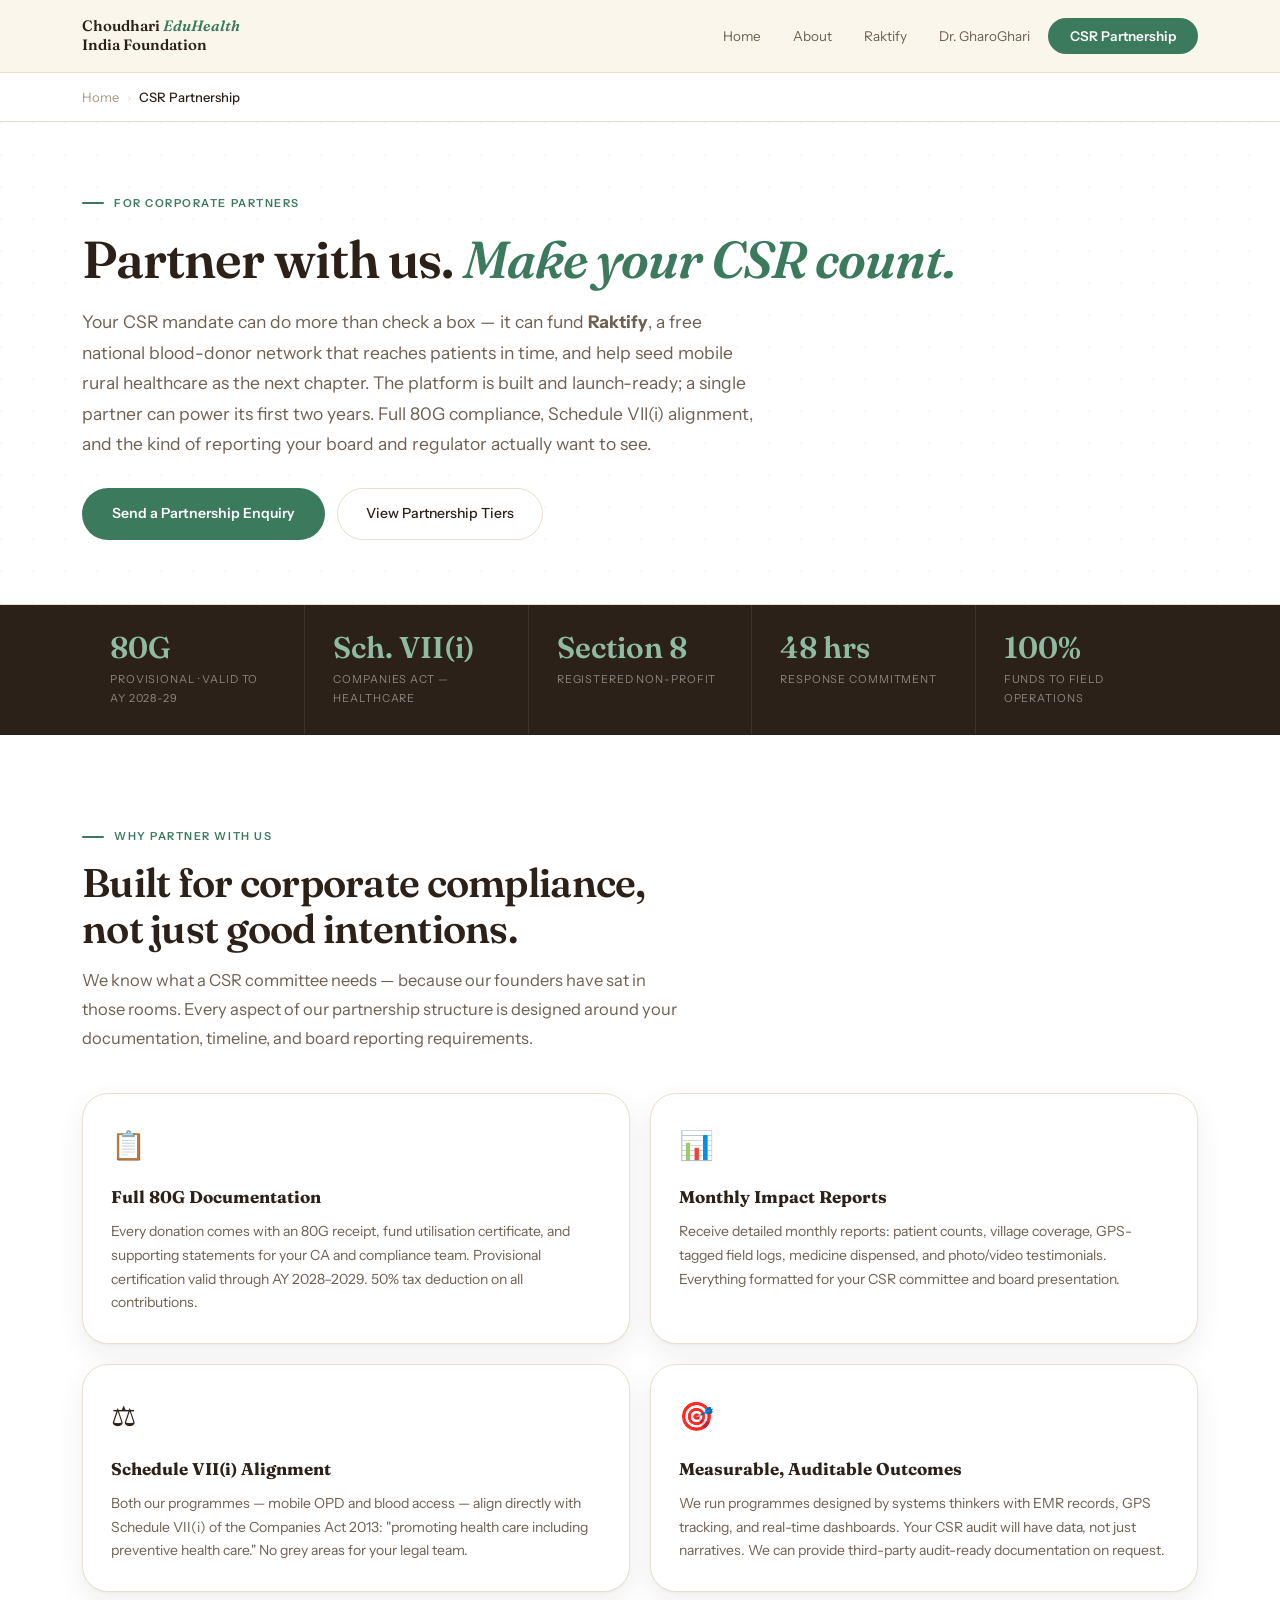
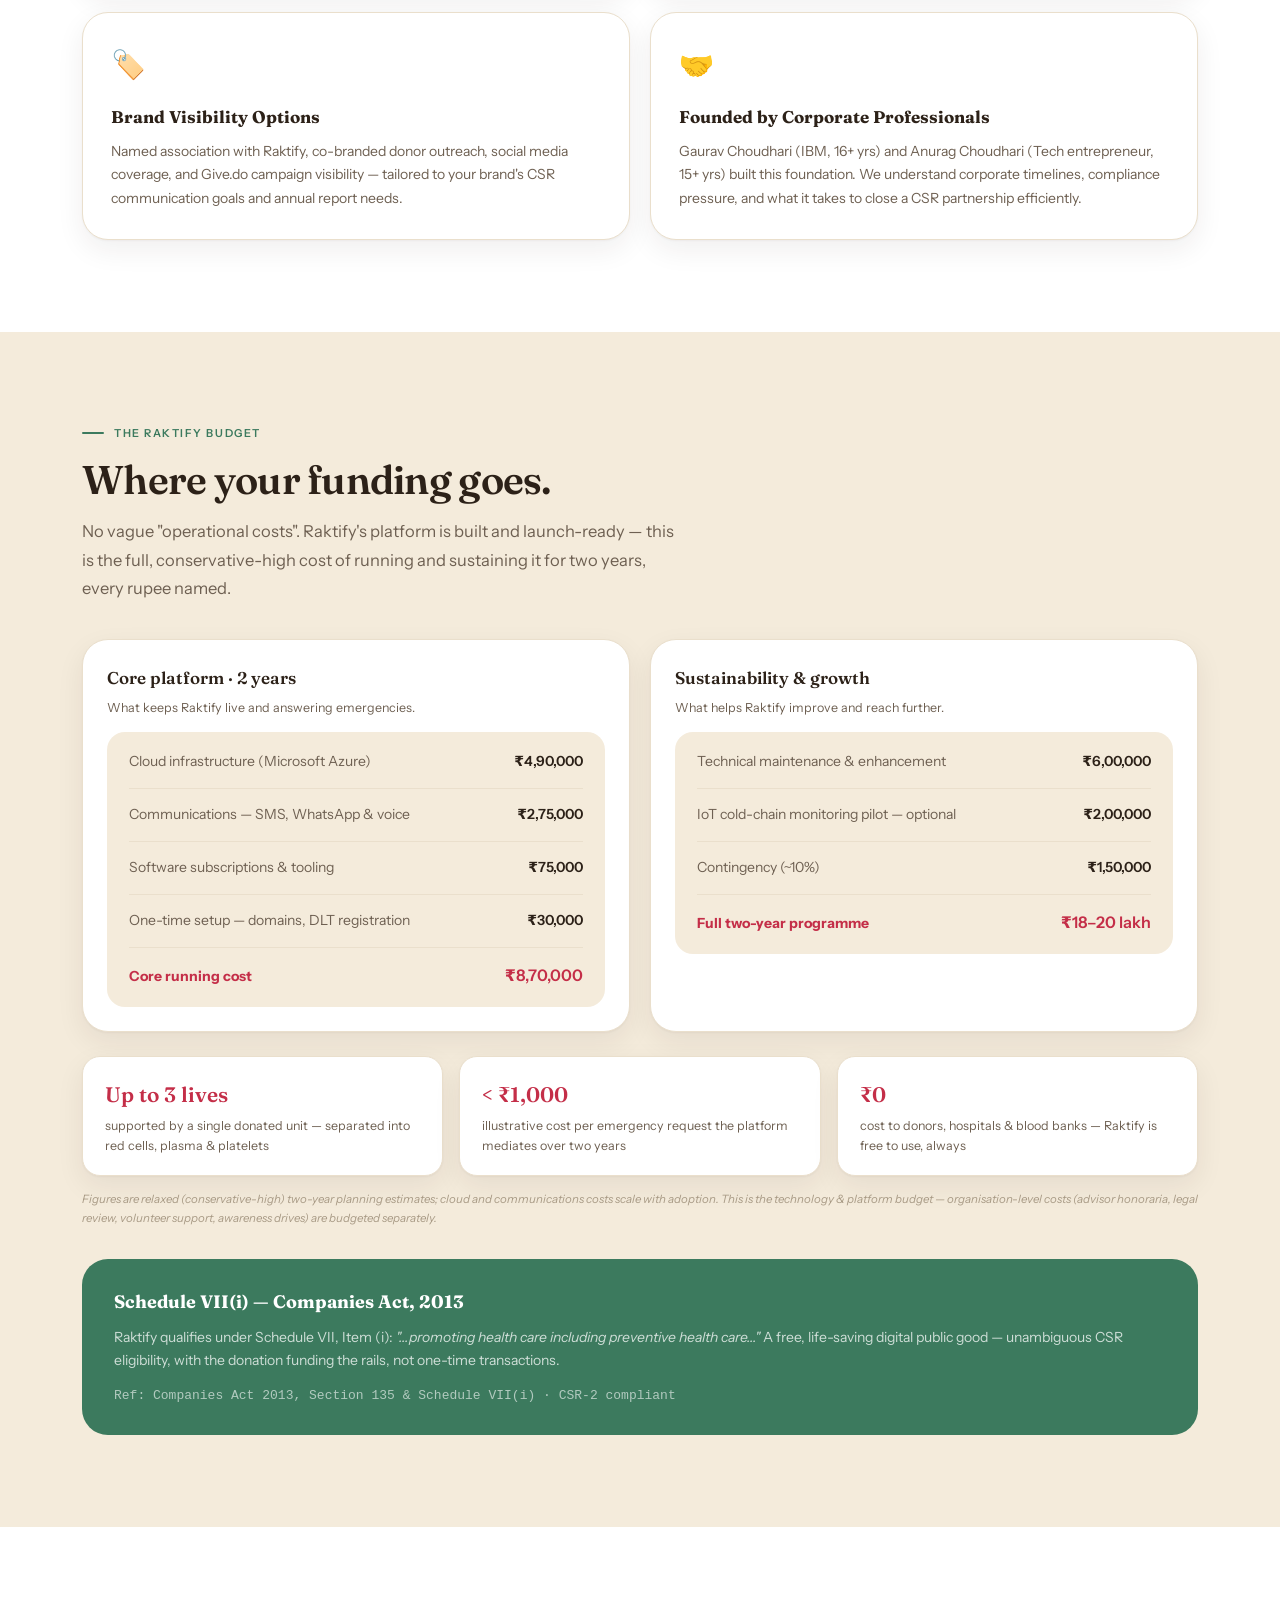
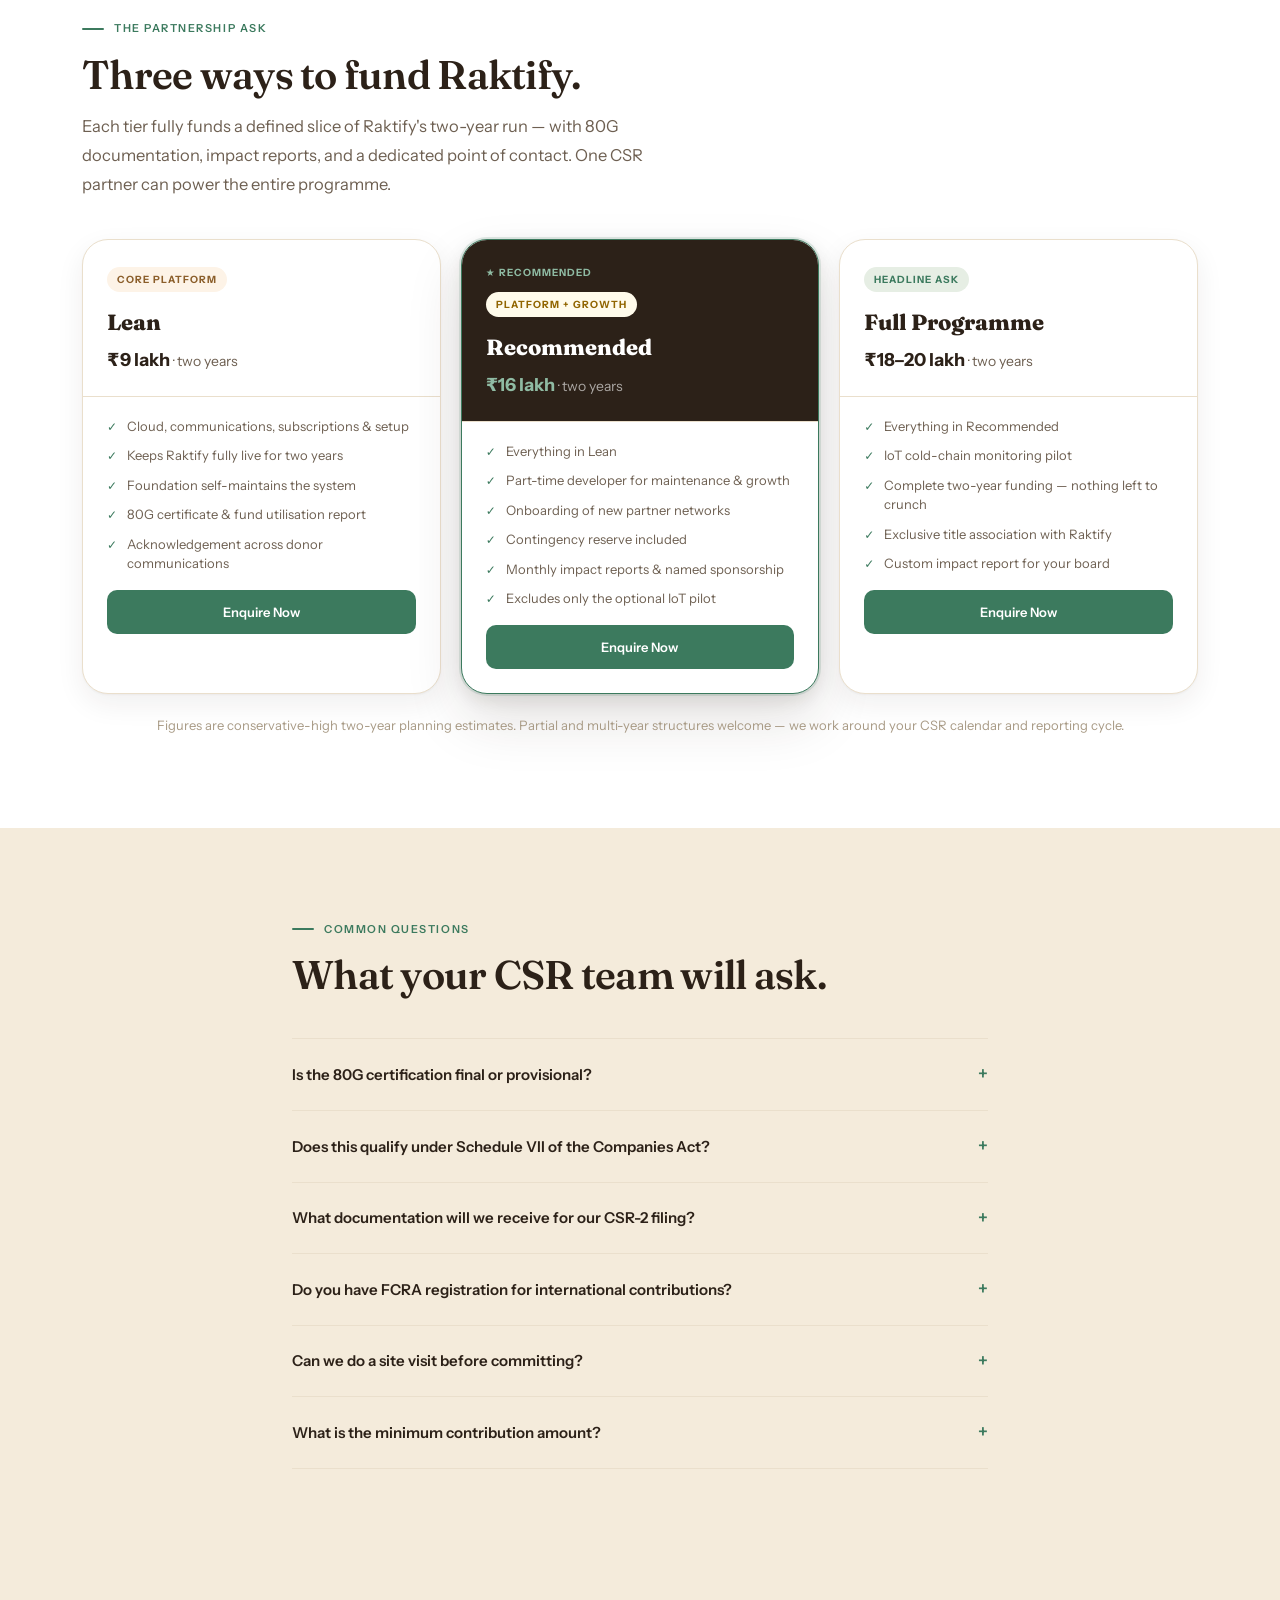
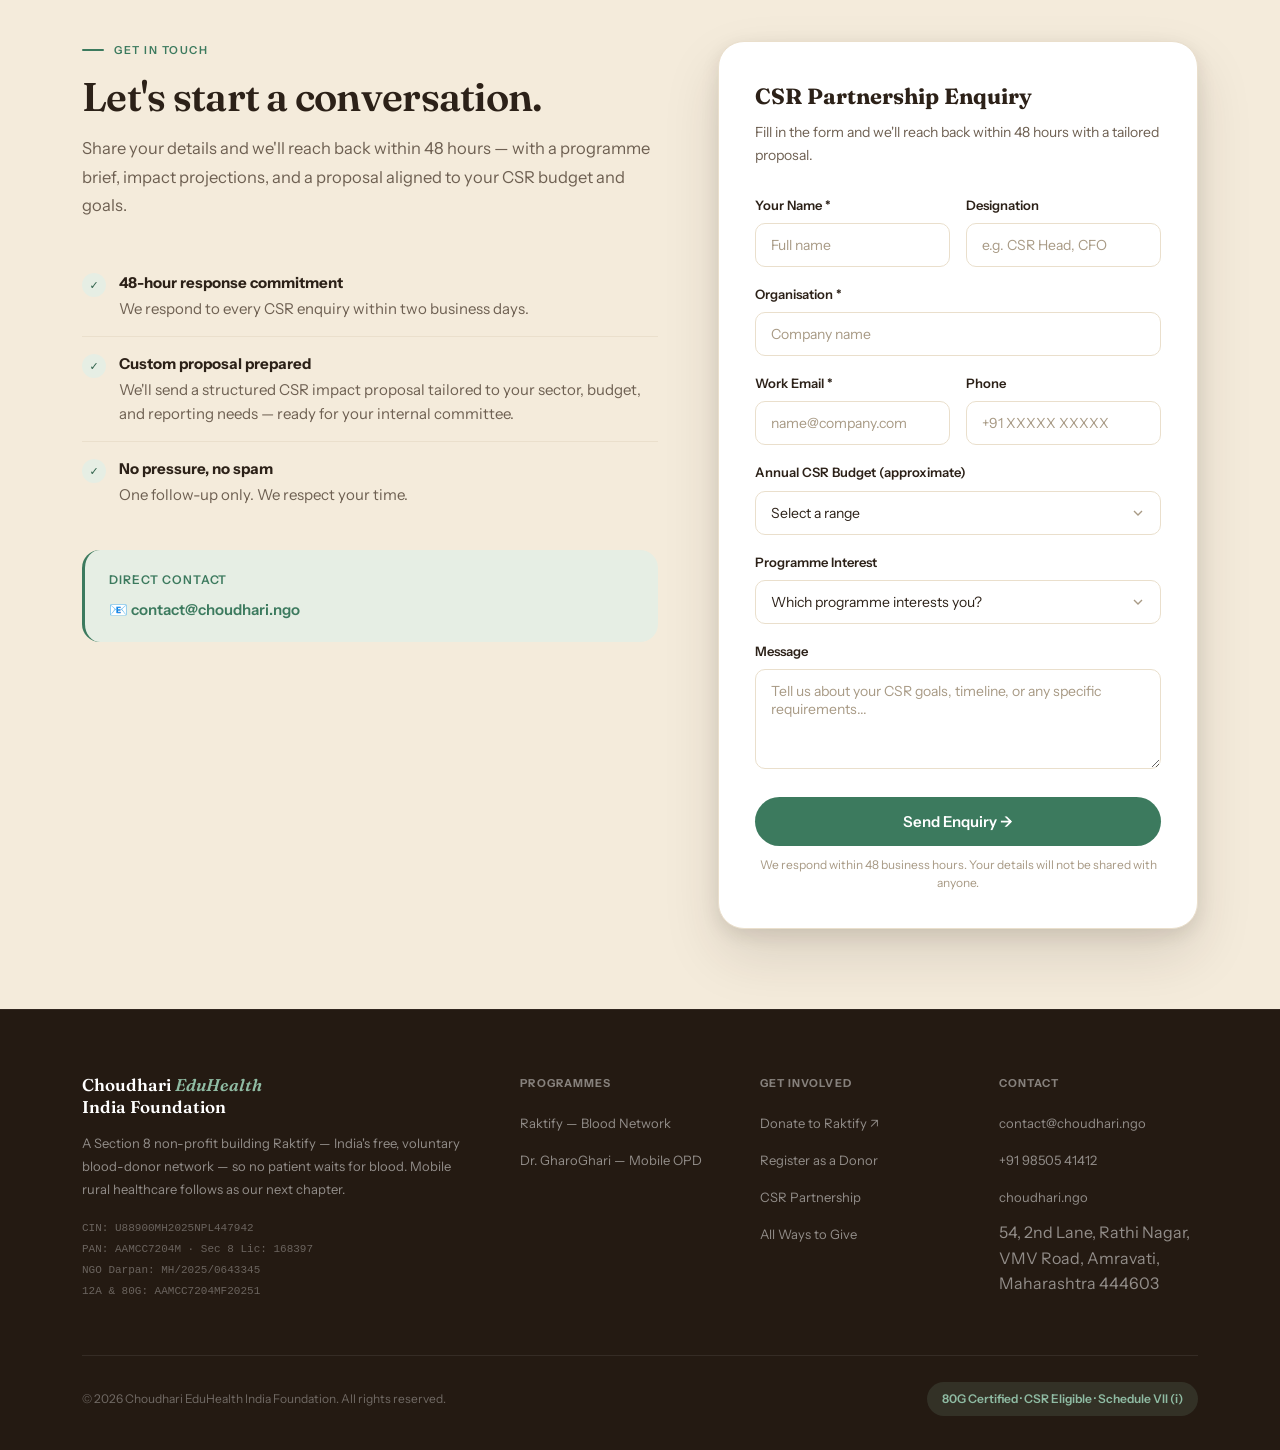
<file: csr-partnership.html>
<!DOCTYPE html>
<html lang="en">
<head>
<meta charset="UTF-8">
<meta name="viewport" content="width=device-width, initial-scale=1.0">
<title>CSR Partnership | Choudhari EduHealth India Foundation</title>
<meta name="description" content="Partner with Choudhari EduHealth India Foundation for Schedule VII(i)-aligned CSR. 80G certified, full impact reporting, and pan-India healthcare reach.">
<link rel="preconnect" href="https://fonts.googleapis.com">
<link rel="preconnect" href="https://fonts.gstatic.com" crossorigin>
<link href="https://fonts.googleapis.com/css2?family=Fraunces:ital,opsz,wght@0,9..144,400;0,9..144,500;0,9..144,600;0,9..144,700;1,9..144,400;1,9..144,500;1,9..144,600&family=Instrument+Sans:wght@400;500;600&display=swap" rel="stylesheet">
<link rel="stylesheet" href="styles.css">
<style>
  .hero-accent { color: var(--blue); }
  .why-grid { display: grid; grid-template-columns: 1fr 1fr; gap: 20px; margin-top: 40px; }
  .why-card { background: white; border: 1px solid var(--gray-100); border-radius: var(--radius-lg); padding: 28px; box-shadow: var(--shadow-card); }
  .why-icon { font-size: 28px; margin-bottom: 14px; }
  .why-title { font-family: var(--font-display); font-size: 17px; font-weight: 700; color: var(--navy); margin-bottom: 8px; }
  .why-desc { font-size: 14px; color: var(--text-secondary); line-height: 1.7; }

  .tiers-grid { display: grid; grid-template-columns: repeat(3,1fr); gap: 20px; margin-top: 40px; }
  .tier-card { background: white; border: 1px solid var(--gray-100); border-radius: var(--radius-lg); overflow: hidden; box-shadow: var(--shadow-card); }
  .tier-top { padding: 24px 24px 20px; border-bottom: 1px solid var(--gray-100); }
  .tier-badge { display: inline-block; font-size: 10px; font-weight: 700; letter-spacing: 0.1em; text-transform: uppercase; padding: 4px 10px; border-radius: 100px; margin-bottom: 12px; }
  .tier-badge.bronze { background: #FDF3E7; color: #8B5E2A; }
  .tier-badge.silver { background: #F0F3F9; color: #4A5B6E; }
  .tier-badge.gold { background: #FFFBEB; color: #916500; }
  .tier-badge.platinum { background: var(--blue-light); color: var(--blue); }
  .tier-name { font-family: var(--font-display); font-size: 22px; font-weight: 800; color: var(--navy); margin-bottom: 4px; }
  .tier-amount { font-size: 14px; color: var(--text-secondary); }
  .tier-amount strong { color: var(--navy); font-size: 18px; }
  .tier-body { padding: 20px 24px 24px; }
  .tier-feature { display: flex; gap: 10px; align-items: flex-start; font-size: 13px; color: var(--text-secondary); margin-bottom: 10px; line-height: 1.5; }
  .tier-check { color: var(--blue); font-weight: 700; font-size: 12px; flex-shrink: 0; margin-top: 1px; }
  .tier-cta { display: block; text-align: center; background: var(--blue); color: white; padding: 11px; border-radius: var(--radius-sm); font-size: 13px; font-weight: 600; text-decoration: none; margin-top: 16px; transition: var(--transition); }
  .tier-cta:hover { background: #2E6049; }
  .tier-card.featured { border-color: var(--blue); box-shadow: 0 0 0 2px rgba(60,122,94,0.15), var(--shadow-lg); }
  .tier-card.featured .tier-top { background: var(--navy); }
  .tier-card.featured .tier-name { color: white; }
  .tier-card.featured .tier-amount { color: rgba(255,255,255,0.6); }
  .tier-card.featured .tier-amount strong { color: var(--blue-mid); }
  .tier-featured-label { font-size: 10px; font-weight: 700; letter-spacing: 0.1em; text-transform: uppercase; color: var(--blue-mid); margin-bottom: 8px; }

  .use-grid { display: grid; grid-template-columns: 1fr 1fr; gap: 20px; margin-top: 36px; }
  .use-card { background: white; border: 1px solid var(--gray-100); border-radius: var(--radius-lg); padding: 24px; box-shadow: var(--shadow-card); display: flex; gap: 18px; }
  .use-icon { width: 44px; height: 44px; border-radius: var(--radius-sm); background: var(--blue-light); display: flex; align-items: center; justify-content: center; font-size: 20px; flex-shrink: 0; }
  .use-title { font-family: var(--font-display); font-size: 15px; font-weight: 700; color: var(--navy); margin-bottom: 5px; }
  .use-desc { font-size: 13px; color: var(--text-secondary); line-height: 1.6; }

  .form-section { background: var(--gray-50); }
  .form-wrap { max-width: var(--max-w); margin: 0 auto; padding: 80px 32px; display: grid; grid-template-columns: 1fr 480px; gap: 60px; align-items: start; }
  .form-card { background: white; border: 1px solid var(--gray-100); border-radius: var(--radius-lg); padding: 36px; box-shadow: var(--shadow-lg); }
  .form-card-title { font-family: var(--font-display); font-size: 22px; font-weight: 700; color: var(--navy); margin-bottom: 6px; }
  .form-card-sub { font-size: 14px; color: var(--text-secondary); margin-bottom: 28px; line-height: 1.6; }

  .faq-list { margin-top: 40px; }
  .faq-item { border-bottom: 1px solid var(--gray-100); padding: 20px 0; cursor: pointer; }
  .faq-item:first-child { border-top: 1px solid var(--gray-100); }
  .faq-q { display: flex; justify-content: space-between; align-items: center; gap: 16px; font-size: 15px; font-weight: 600; color: var(--navy); }
  .faq-arrow { font-size: 18px; color: var(--blue); transition: var(--transition); flex-shrink: 0; }
  .faq-a { font-size: 14px; color: var(--text-secondary); line-height: 1.75; padding-top: 12px; display: none; }
  .faq-item.open .faq-a { display: block; }
  .faq-item.open .faq-arrow { transform: rotate(45deg); }

  .sched-box { background: var(--blue); color: white; border-radius: var(--radius-lg); padding: 28px 32px; margin-top: 32px; }
  .sched-title { font-family: var(--font-display); font-size: 18px; font-weight: 700; margin-bottom: 8px; }
  .sched-desc { font-size: 14px; color: rgba(255,255,255,0.75); line-height: 1.7; }
  .sched-ref { font-family: 'Courier New', monospace; font-size: 13px; color: rgba(255,255,255,0.6); margin-top: 12px; }

  @media (max-width: 960px) {
    .why-grid { grid-template-columns: 1fr; }
    .tiers-grid { grid-template-columns: 1fr; }
    .use-grid { grid-template-columns: 1fr; }
    .form-wrap { grid-template-columns: 1fr; }
  }
</style>
</head>
<body>

<nav class="nav">
  <div class="nav-inner">
    <a class="nav-logo" href="index.html">Choudhari <span>EduHealth</span><br>India Foundation</a>
    <ul class="nav-links">
      <li><a href="index.html">Home</a></li>
      <li><a href="index.html#about">About</a></li>
      <li><a href="raktify.html">Raktify</a></li>
      <li><a href="dr-gharoghari.html">Dr. GharoGhari</a></li>
      <li><a href="csr-partnership.html" class="nav-cta active">CSR Partnership</a></li>
    </ul>
  </div>
</nav>

<div class="breadcrumb">
  <div class="breadcrumb-inner">
    <a href="index.html">Home</a>
    <span class="breadcrumb-sep">›</span>
    <span class="breadcrumb-current">CSR Partnership</span>
  </div>
</div>

<!-- HERO -->
<section class="page-hero">
  <div class="page-hero-grid"></div>
  <div class="page-hero-inner">
    <div class="section-label">For Corporate Partners</div>
    <h1>Partner with us. <span>Make your CSR count.</span></h1>
    <p class="page-hero-sub" style="max-width:680px;">Your CSR mandate can do more than check a box — it can fund <strong>Raktify</strong>, a free national blood-donor network that reaches patients in time, and help seed mobile rural healthcare as the next chapter. The platform is built and launch-ready; a single partner can power its first two years. Full 80G compliance, Schedule VII(i) alignment, and the kind of reporting your board and regulator actually want to see.</p>
    <div class="btn-row">
      <a href="#enquire" class="btn-primary">Send a Partnership Enquiry</a>
      <a href="#tiers" class="btn-outline">View Partnership Tiers</a>
    </div>
  </div>
</section>

<!-- STATS STRIP -->
<div class="stats-strip">
  <div class="stats-strip-inner">
    <div class="strip-stat"><div class="strip-stat-n">80G</div><div class="strip-stat-l">Provisional · Valid to AY 2028-29</div></div>
    <div class="strip-stat"><div class="strip-stat-n">Sch. VII(i)</div><div class="strip-stat-l">Companies Act — Healthcare</div></div>
    <div class="strip-stat"><div class="strip-stat-n">Section 8</div><div class="strip-stat-l">Registered Non-Profit</div></div>
    <div class="strip-stat"><div class="strip-stat-n">48 hrs</div><div class="strip-stat-l">Response Commitment</div></div>
    <div class="strip-stat"><div class="strip-stat-n">100%</div><div class="strip-stat-l">Funds to Field Operations</div></div>
  </div>
</div>

<!-- WHY PARTNER -->
<section class="section" style="background:white;">
  <div class="section-inner">
    <div class="section-label">Why Partner With Us</div>
    <h2 class="section-h">Built for corporate compliance,<br>not just good intentions.</h2>
    <p class="section-sub">We know what a CSR committee needs — because our founders have sat in those rooms. Every aspect of our partnership structure is designed around your documentation, timeline, and board reporting requirements.</p>
    <div class="why-grid">
      <div class="why-card">
        <div class="why-icon">📋</div>
        <div class="why-title">Full 80G Documentation</div>
        <div class="why-desc">Every donation comes with an 80G receipt, fund utilisation certificate, and supporting statements for your CA and compliance team. Provisional certification valid through AY 2028–2029. 50% tax deduction on all contributions.</div>
      </div>
      <div class="why-card">
        <div class="why-icon">📊</div>
        <div class="why-title">Monthly Impact Reports</div>
        <div class="why-desc">Receive detailed monthly reports: patient counts, village coverage, GPS-tagged field logs, medicine dispensed, and photo/video testimonials. Everything formatted for your CSR committee and board presentation.</div>
      </div>
      <div class="why-card">
        <div class="why-icon">⚖️</div>
        <div class="why-title">Schedule VII(i) Alignment</div>
        <div class="why-desc">Both our programmes — mobile OPD and blood access — align directly with Schedule VII(i) of the Companies Act 2013: "promoting health care including preventive health care." No grey areas for your legal team.</div>
      </div>
      <div class="why-card">
        <div class="why-icon">🎯</div>
        <div class="why-title">Measurable, Auditable Outcomes</div>
        <div class="why-desc">We run programmes designed by systems thinkers with EMR records, GPS tracking, and real-time dashboards. Your CSR audit will have data, not just narratives. We can provide third-party audit-ready documentation on request.</div>
      </div>
      <div class="why-card">
        <div class="why-icon">🏷️</div>
        <div class="why-title">Brand Visibility Options</div>
        <div class="why-desc">Named association with Raktify, co-branded donor outreach, social media coverage, and Give.do campaign visibility — tailored to your brand's CSR communication goals and annual report needs.</div>
      </div>
      <div class="why-card">
        <div class="why-icon">🤝</div>
        <div class="why-title">Founded by Corporate Professionals</div>
        <div class="why-desc">Gaurav Choudhari (IBM, 16+ yrs) and Anurag Choudhari (Tech entrepreneur, 15+ yrs) built this foundation. We understand corporate timelines, compliance pressure, and what it takes to close a CSR partnership efficiently.</div>
      </div>
    </div>
  </div>
</section>

<!-- THE RAKTIFY BUDGET -->
<section class="section" style="background:var(--gray-50);">
  <div class="section-inner">
    <div class="section-label">The Raktify Budget</div>
    <h2 class="section-h">Where your funding goes.</h2>
    <p class="section-sub">No vague "operational costs". Raktify's platform is built and launch-ready — this is the full, conservative-high cost of running and sustaining it for two years, every rupee named.</p>
    <div class="use-grid">
      <div class="use-card" style="display:block;">
        <div style="font-family:var(--font-display); font-size:17px; font-weight:600; color:var(--navy); margin-bottom:4px;">Core platform · 2 years</div>
        <div style="font-size:12.5px; color:var(--text-secondary); margin-bottom:14px;">What keeps Raktify live and answering emergencies.</div>
        <div class="detail-table">
          <div class="detail-row"><span class="detail-key">Cloud infrastructure (Microsoft Azure)</span><span class="detail-val">₹4,90,000</span></div>
          <div class="detail-row"><span class="detail-key">Communications — SMS, WhatsApp &amp; voice</span><span class="detail-val">₹2,75,000</span></div>
          <div class="detail-row"><span class="detail-key">Software subscriptions &amp; tooling</span><span class="detail-val">₹75,000</span></div>
          <div class="detail-row"><span class="detail-key">One-time setup — domains, DLT registration</span><span class="detail-val">₹30,000</span></div>
          <div class="detail-row" style="border-bottom:none;"><span class="detail-key" style="color:var(--red); font-weight:700;">Core running cost</span><span class="detail-val" style="color:var(--red); font-size:16px;">₹8,70,000</span></div>
        </div>
      </div>
      <div class="use-card" style="display:block;">
        <div style="font-family:var(--font-display); font-size:17px; font-weight:600; color:var(--navy); margin-bottom:4px;">Sustainability &amp; growth</div>
        <div style="font-size:12.5px; color:var(--text-secondary); margin-bottom:14px;">What helps Raktify improve and reach further.</div>
        <div class="detail-table">
          <div class="detail-row"><span class="detail-key">Technical maintenance &amp; enhancement</span><span class="detail-val">₹6,00,000</span></div>
          <div class="detail-row"><span class="detail-key">IoT cold-chain monitoring pilot — optional</span><span class="detail-val">₹2,00,000</span></div>
          <div class="detail-row"><span class="detail-key">Contingency (~10%)</span><span class="detail-val">₹1,50,000</span></div>
          <div class="detail-row" style="border-bottom:none;"><span class="detail-key" style="color:var(--red); font-weight:700;">Full two-year programme</span><span class="detail-val" style="color:var(--red); font-size:16px;">₹18–20 lakh</span></div>
        </div>
      </div>
    </div>

    <div style="display:flex; flex-wrap:wrap; gap:16px; margin-top:24px;">
      <div style="flex:1; min-width:200px; background:#fff; border:1px solid var(--gray-100); border-radius:var(--radius-md); padding:20px 22px; box-shadow:var(--shadow-card);">
        <div style="font-family:var(--font-display); font-size:21px; font-weight:600; color:var(--red);">Up to 3 lives</div>
        <div style="font-size:12.5px; color:var(--text-secondary); margin-top:4px; line-height:1.55;">supported by a single donated unit — separated into red cells, plasma &amp; platelets</div>
      </div>
      <div style="flex:1; min-width:200px; background:#fff; border:1px solid var(--gray-100); border-radius:var(--radius-md); padding:20px 22px; box-shadow:var(--shadow-card);">
        <div style="font-family:var(--font-display); font-size:21px; font-weight:600; color:var(--red);">&lt; ₹1,000</div>
        <div style="font-size:12.5px; color:var(--text-secondary); margin-top:4px; line-height:1.55;">illustrative cost per emergency request the platform mediates over two years</div>
      </div>
      <div style="flex:1; min-width:200px; background:#fff; border:1px solid var(--gray-100); border-radius:var(--radius-md); padding:20px 22px; box-shadow:var(--shadow-card);">
        <div style="font-family:var(--font-display); font-size:21px; font-weight:600; color:var(--red);">₹0</div>
        <div style="font-size:12.5px; color:var(--text-secondary); margin-top:4px; line-height:1.55;">cost to donors, hospitals &amp; blood banks — Raktify is free to use, always</div>
      </div>
    </div>
    <p style="margin-top:14px; font-size:11.5px; color:var(--gray-400); line-height:1.6; font-style:italic;">Figures are relaxed (conservative-high) two-year planning estimates; cloud and communications costs scale with adoption. This is the technology &amp; platform budget — organisation-level costs (advisor honoraria, legal review, volunteer support, awareness drives) are budgeted separately.</p>

    <div class="sched-box">
      <div class="sched-title">Schedule VII(i) — Companies Act, 2013</div>
      <div class="sched-desc">Raktify qualifies under Schedule VII, Item (i): <em>"...promoting health care including preventive health care..."</em> A free, life-saving digital public good — unambiguous CSR eligibility, with the donation funding the rails, not one-time transactions.</div>
      <div class="sched-ref">Ref: Companies Act 2013, Section 135 &amp; Schedule VII(i) · CSR-2 compliant</div>
    </div>
  </div>
</section>

<!-- TIERS -->
<section class="section" id="tiers" style="background:white;">
  <div class="section-inner">
    <div class="section-label">The Partnership Ask</div>
    <h2 class="section-h">Three ways to fund Raktify.</h2>
    <p class="section-sub">Each tier fully funds a defined slice of Raktify's two-year run — with 80G documentation, impact reports, and a dedicated point of contact. One CSR partner can power the entire programme.</p>
    <div class="tiers-grid">

      <div class="tier-card">
        <div class="tier-top">
          <div class="tier-badge bronze">Core Platform</div>
          <div class="tier-name">Lean</div>
          <div class="tier-amount"><strong>₹9 lakh</strong> · two years</div>
        </div>
        <div class="tier-body">
          <div class="tier-feature"><span class="tier-check">✓</span> Cloud, communications, subscriptions &amp; setup</div>
          <div class="tier-feature"><span class="tier-check">✓</span> Keeps Raktify fully live for two years</div>
          <div class="tier-feature"><span class="tier-check">✓</span> Foundation self-maintains the system</div>
          <div class="tier-feature"><span class="tier-check">✓</span> 80G certificate &amp; fund utilisation report</div>
          <div class="tier-feature"><span class="tier-check">✓</span> Acknowledgement across donor communications</div>
          <a href="#enquire" class="tier-cta">Enquire Now</a>
        </div>
      </div>

      <div class="tier-card featured">
        <div class="tier-top">
          <div class="tier-featured-label">★ Recommended</div>
          <div class="tier-badge gold">Platform + Growth</div>
          <div class="tier-name">Recommended</div>
          <div class="tier-amount"><strong>₹16 lakh</strong> · two years</div>
        </div>
        <div class="tier-body">
          <div class="tier-feature"><span class="tier-check">✓</span> Everything in Lean</div>
          <div class="tier-feature"><span class="tier-check">✓</span> Part-time developer for maintenance &amp; growth</div>
          <div class="tier-feature"><span class="tier-check">✓</span> Onboarding of new partner networks</div>
          <div class="tier-feature"><span class="tier-check">✓</span> Contingency reserve included</div>
          <div class="tier-feature"><span class="tier-check">✓</span> Monthly impact reports &amp; named sponsorship</div>
          <div class="tier-feature"><span class="tier-check">✓</span> Excludes only the optional IoT pilot</div>
          <a href="#enquire" class="tier-cta">Enquire Now</a>
        </div>
      </div>

      <div class="tier-card">
        <div class="tier-top">
          <div class="tier-badge platinum">Headline Ask</div>
          <div class="tier-name">Full Programme</div>
          <div class="tier-amount"><strong>₹18–20 lakh</strong> · two years</div>
        </div>
        <div class="tier-body">
          <div class="tier-feature"><span class="tier-check">✓</span> Everything in Recommended</div>
          <div class="tier-feature"><span class="tier-check">✓</span> IoT cold-chain monitoring pilot</div>
          <div class="tier-feature"><span class="tier-check">✓</span> Complete two-year funding — nothing left to crunch</div>
          <div class="tier-feature"><span class="tier-check">✓</span> Exclusive title association with Raktify</div>
          <div class="tier-feature"><span class="tier-check">✓</span> Custom impact report for your board</div>
          <a href="#enquire" class="tier-cta">Enquire Now</a>
        </div>
      </div>

    </div>
    <p style="margin-top:20px; font-size:13px; color:var(--gray-400); text-align:center;">Figures are conservative-high two-year planning estimates. Partial and multi-year structures welcome — we work around your CSR calendar and reporting cycle.</p>
  </div>
</section>

<!-- FAQ -->
<section class="section" style="background:var(--gray-50);">
  <div class="section-inner" style="max-width:760px;">
    <div class="section-label">Common Questions</div>
    <h2 class="section-h">What your CSR team will ask.</h2>
    <div class="faq-list">
      <div class="faq-item">
        <div class="faq-q">Is the 80G certification final or provisional? <span class="faq-arrow">+</span></div>
        <div class="faq-a">It is currently provisional, approved by the Income Tax Department on 18 June 2025 with reference number AAMCC7204MF20251. The provisional certification is valid through Assessment Year 2028–2029. Provisional 80G is legally valid for tax deduction purposes — your donors receive 50% deduction on contributions during this period. We are in the process of completing the permanent approval process.</div>
      </div>
      <div class="faq-item">
        <div class="faq-q">Does this qualify under Schedule VII of the Companies Act? <span class="faq-arrow">+</span></div>
        <div class="faq-a">Yes, unambiguously. Raktify (voluntary blood access) and Dr. GharoGhari (mobile OPD) both fall squarely under Schedule VII(i): preventive and primary healthcare. We can provide a legal opinion letter on request for your Board's comfort.</div>
      </div>
      <div class="faq-item">
        <div class="faq-q">What documentation will we receive for our CSR-2 filing? <span class="faq-arrow">+</span></div>
        <div class="faq-a">You will receive: (1) 80G receipt with all required details, (2) Fund Utilisation Certificate, (3) Audited statement of accounts on request, (4) Monthly/quarterly impact reports with field data, (5) NGO Darpan registration details, and (6) CIN and PAN for MCA filing. We understand the CSR-2 requirements and ensure all supporting documents are ready well before your filing deadline.</div>
      </div>
      <div class="faq-item">
        <div class="faq-q">Do you have FCRA registration for international contributions? <span class="faq-arrow">+</span></div>
        <div class="faq-a">Not yet. FCRA registration is planned as a subsequent step. Currently, we can only accept domestic contributions. If your CSR funds flow from an Indian entity, you are fully covered under our existing registrations.</div>
      </div>
      <div class="faq-item">
        <div class="faq-q">Can we do a site visit before committing? <span class="faq-arrow">+</span></div>
        <div class="faq-a">Absolutely — and we actively encourage it. Field visits can be arranged for your CSR team or leadership. Seeing the actual programme operations firsthand is often the most compelling case for your internal committee.</div>
      </div>
      <div class="faq-item">
        <div class="faq-q">What is the minimum contribution amount? <span class="faq-arrow">+</span></div>
        <div class="faq-a">There is no strict minimum. We have structured tiers starting at ₹5 Lakhs for annual partnerships, but we are happy to discuss contributions of any size and structure a meaningful engagement around your CSR budget.</div>
      </div>
    </div>
  </div>
</section>

<!-- CONTACT FORM -->
<section id="enquire" class="form-section">
  <div class="form-wrap">
    <div>
      <div class="section-label">Get In Touch</div>
      <h2 class="section-h">Let's start a conversation.</h2>
      <p class="section-sub">Share your details and we'll reach back within 48 hours — with a programme brief, impact projections, and a proposal aligned to your CSR budget and goals.</p>

      <div style="margin-top:36px;">
        <ul class="check-list">
          <li>
            <div class="check-icon">✓</div>
            <div><strong>48-hour response commitment</strong> We respond to every CSR enquiry within two business days.</div>
          </li>
          <li>
            <div class="check-icon">✓</div>
            <div><strong>Custom proposal prepared</strong> We'll send a structured CSR impact proposal tailored to your sector, budget, and reporting needs — ready for your internal committee.</div>
          </li>
          <li>
            <div class="check-icon">✓</div>
            <div><strong>No pressure, no spam</strong> One follow-up only. We respect your time.</div>
          </li>
        </ul>
        <div style="margin-top:28px; padding:20px 24px; background:var(--blue-light); border-radius:var(--radius-md); border-left:3px solid var(--blue);">
          <div style="font-size:12px; font-weight:600; text-transform:uppercase; letter-spacing:0.08em; color:var(--blue); margin-bottom:6px;">Direct Contact</div>
          <div style="font-size:15px; color:var(--navy);">📧 <a href="mailto:contact@choudhari.ngo" style="color:var(--blue); font-weight:600; text-decoration:none;">contact@choudhari.ngo</a></div>
        </div>
      </div>
    </div>

    <div class="form-card" id="form-container">
      <div class="form-card-title">CSR Partnership Enquiry</div>
      <div class="form-card-sub">Fill in the form and we'll reach back within 48 hours with a tailored proposal.</div>

      <form action="https://formspree.io/f/xwvajwyn" method="POST" id="csr-form">
        <input type="hidden" name="form_source" value="CSR Partnership Page">
        <div class="form-row">
          <div class="form-field">
            <label class="form-label">Your Name *</label>
            <input class="form-input" type="text" name="name" required placeholder="Full name">
          </div>
          <div class="form-field">
            <label class="form-label">Designation</label>
            <input class="form-input" type="text" name="designation" placeholder="e.g. CSR Head, CFO">
          </div>
        </div>
        <div class="form-field">
          <label class="form-label">Organisation *</label>
          <input class="form-input" type="text" name="organisation" required placeholder="Company name">
        </div>
        <div class="form-row">
          <div class="form-field">
            <label class="form-label">Work Email *</label>
            <input class="form-input" type="email" name="email" required placeholder="name@company.com">
          </div>
          <div class="form-field">
            <label class="form-label">Phone</label>
            <input class="form-input" type="tel" name="phone" placeholder="+91 XXXXX XXXXX">
          </div>
        </div>
        <div class="form-field">
          <label class="form-label">Annual CSR Budget (approximate)</label>
          <select class="form-select" name="budget">
            <option value="" disabled selected>Select a range</option>
            <option>Under ₹5 Lakhs</option>
            <option>₹5–25 Lakhs</option>
            <option>₹25–65 Lakhs</option>
            <option>₹65 Lakhs – ₹1 Crore</option>
            <option>Above ₹1 Crore</option>
            <option>Prefer not to say</option>
          </select>
        </div>
        <div class="form-field">
          <label class="form-label">Programme Interest</label>
          <select class="form-select" name="programme">
            <option value="" disabled selected>Which programme interests you?</option>
            <option>Raktify — National Blood Network</option>
            <option>Dr. GharoGhari — Mobile OPD (next phase)</option>
            <option>Both programmes</option>
            <option>General organisational support</option>
            <option>Not sure — need more information</option>
          </select>
        </div>
        <div class="form-field">
          <label class="form-label">Message</label>
          <textarea class="form-input textarea" name="message" placeholder="Tell us about your CSR goals, timeline, or any specific requirements..."></textarea>
        </div>
        <button type="submit" class="form-submit">Send Enquiry →</button>
        <div class="form-note">We respond within 48 business hours. Your details will not be shared with anyone.</div>
      </form>

      <div class="form-success" id="form-success">
        <div class="form-success-icon">✅</div>
        <div class="form-success-title">Enquiry Received!</div>
        <div class="form-success-desc">Thank you for reaching out. We'll review your enquiry and get back to you within 48 business hours with a tailored proposal.<br><br>In the meantime, feel free to email us directly at <a href="mailto:contact@choudhari.ngo" style="color:var(--blue);">contact@choudhari.ngo</a>.</div>
      </div>
    </div>
  </div>
</section>

<footer>
  <div class="footer-inner">
    <div class="footer-grid">
      <div>
        <div class="footer-logo">Choudhari <span>EduHealth</span><br>India Foundation</div>
        <div class="footer-desc">A Section 8 non-profit building Raktify — India's free, voluntary blood-donor network — so no patient waits for blood. Mobile rural healthcare follows as our next chapter.</div>
        <div class="footer-reg">CIN: U88900MH2025NPL447942<br>PAN: AAMCC7204M &middot; Sec 8 Lic: 168397<br>NGO Darpan: MH/2025/0643345<br>12A &amp; 80G: AAMCC7204MF20251</div>
      </div>
      <div>
        <div class="footer-col-title">Programmes</div>
        <ul class="footer-col-links">
          <li><a href="raktify.html">Raktify — Blood Network</a></li>
          <li><a href="dr-gharoghari.html">Dr. GharoGhari — Mobile OPD</a></li>
        </ul>
      </div>
      <div>
        <div class="footer-col-title">Get Involved</div>
        <ul class="footer-col-links">
          <li><a href="https://r.give.do/JapPvIUZ" target="_blank" rel="noopener">Donate to Raktify ↗</a></li>
          <li><a href="raktify.html#register">Register as a Donor</a></li>
          <li><a href="csr-partnership.html">CSR Partnership</a></li>
          <li><a href="donate.html">All Ways to Give</a></li>
        </ul>
      </div>
      <div>
        <div class="footer-col-title">Contact</div>
        <ul class="footer-col-links">
          <li><a href="mailto:contact@choudhari.ngo">contact@choudhari.ngo</a></li>
          <li><a href="tel:+919850541412">+91 98505 41412</a></li>
          <li><a href="https://choudhari.ngo">choudhari.ngo</a></li>
          <li style="color:rgba(255,255,255,0.5); line-height:1.6;">54, 2nd Lane, Rathi Nagar,<br>VMV Road, Amravati,<br>Maharashtra 444603</li>
        </ul>
      </div>
    </div>
    <div class="footer-bottom">
      <div class="footer-copy">&copy; 2026 Choudhari EduHealth India Foundation. All rights reserved.</div>
      <div class="footer-80g">80G Certified &middot; CSR Eligible &middot; Schedule VII (i)</div>
    </div>
  </div>
</footer>

<script>
  // FAQ accordion
  document.querySelectorAll('.faq-item').forEach(item => {
    item.querySelector('.faq-q').addEventListener('click', () => {
      const wasOpen = item.classList.contains('open');
      document.querySelectorAll('.faq-item').forEach(i => i.classList.remove('open'));
      if (!wasOpen) item.classList.add('open');
    });
  });

  // Formspree AJAX submit
  const form = document.getElementById('csr-form');
  if (form) {
    form.addEventListener('submit', async (e) => {
      e.preventDefault();
      const btn = form.querySelector('.form-submit');
      btn.textContent = 'Sending…';
      btn.disabled = true;
      try {
        const res = await fetch(form.action, { method: 'POST', body: new FormData(form), headers: { Accept: 'application/json' } });
        if (res.ok) {
          form.style.display = 'none';
          document.getElementById('form-success').style.display = 'block';
        } else { btn.textContent = 'Error — please email us directly'; }
      } catch { btn.textContent = 'Error — please email us directly'; }
    });
  }
</script>
</body>
</html>
</file>
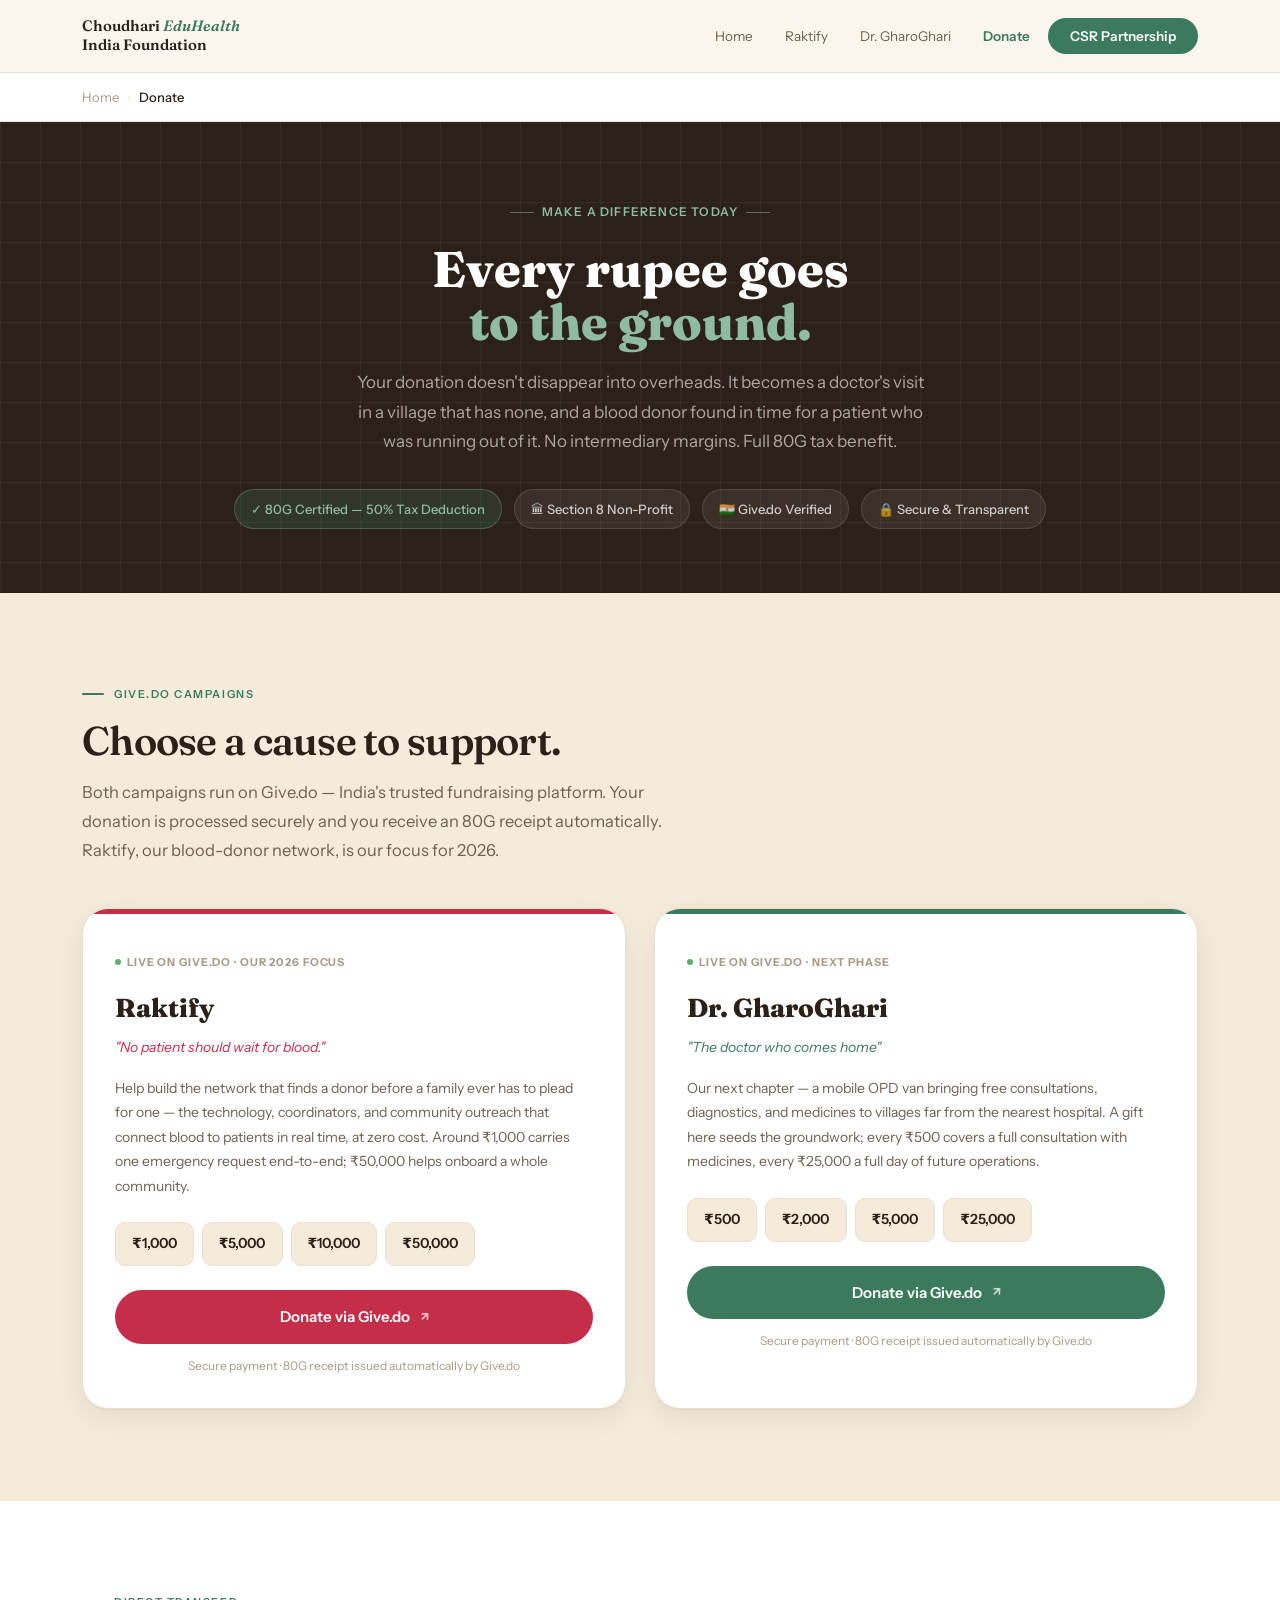
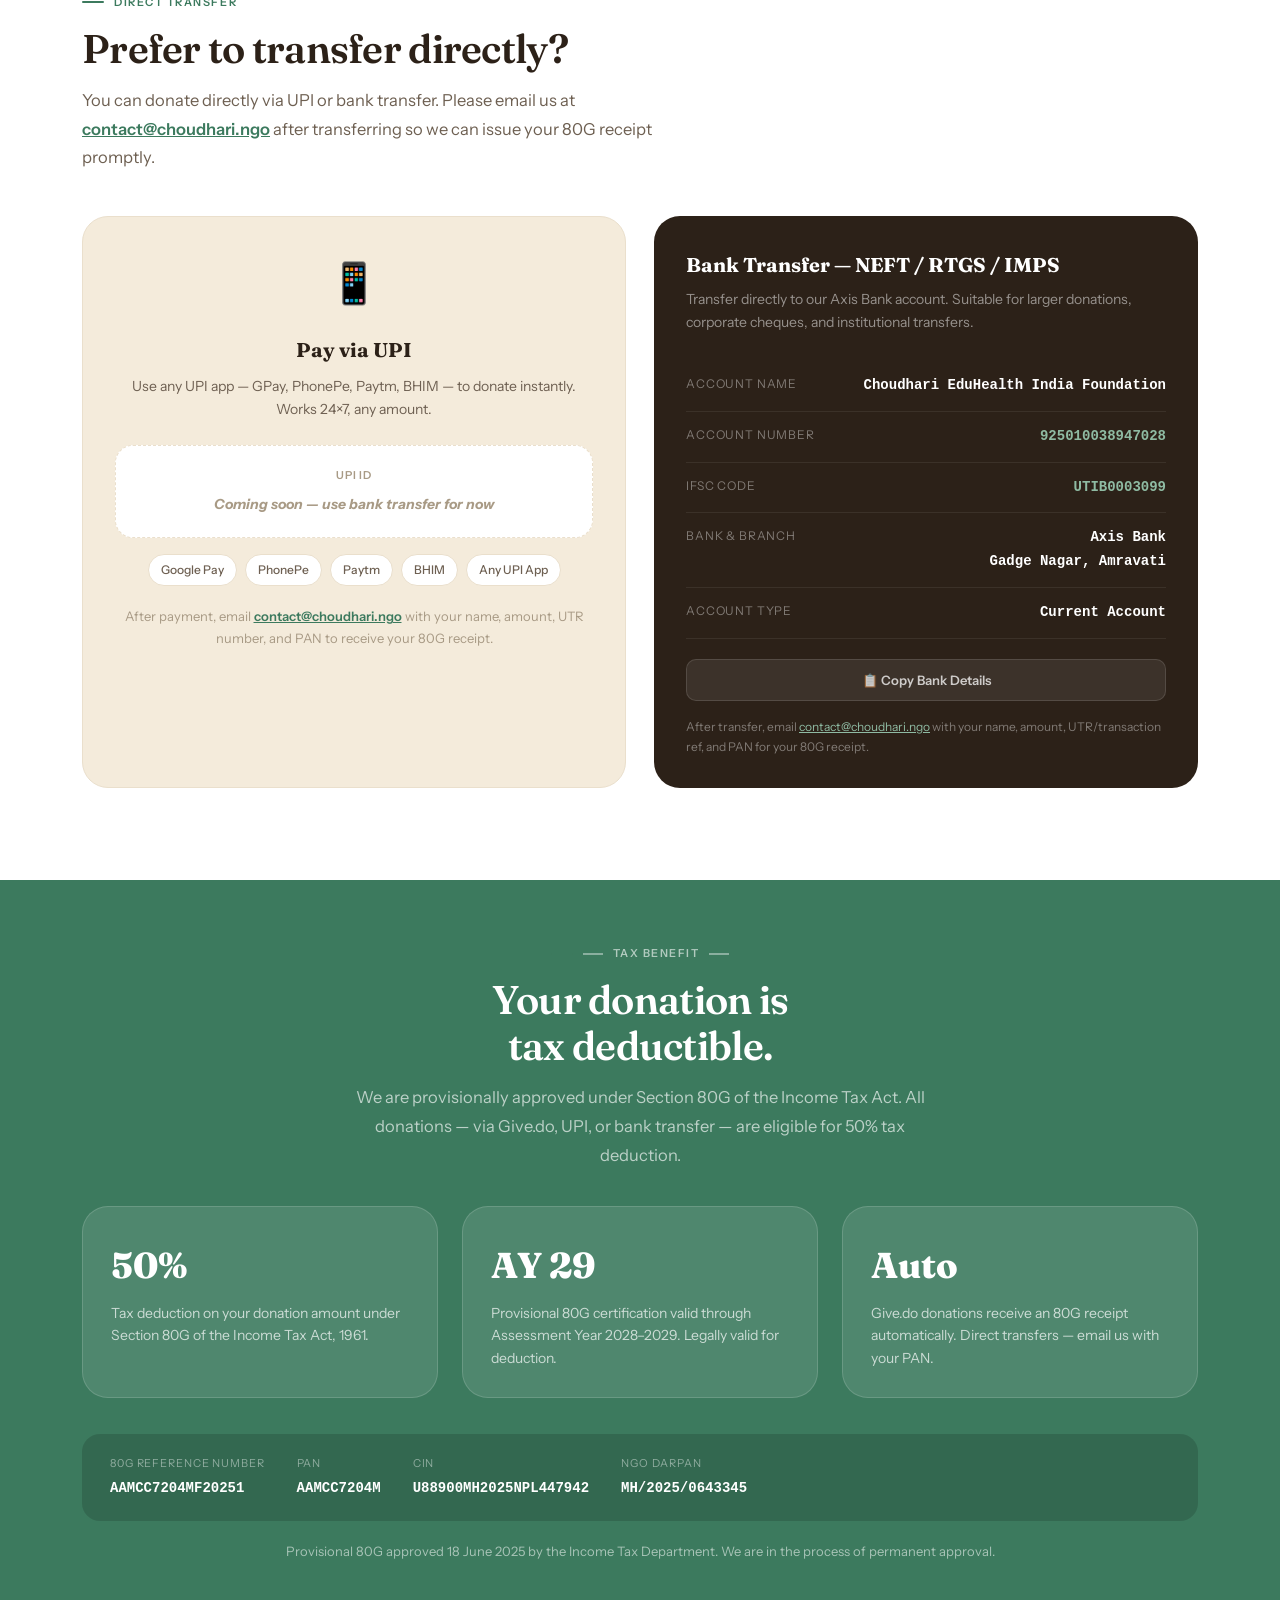
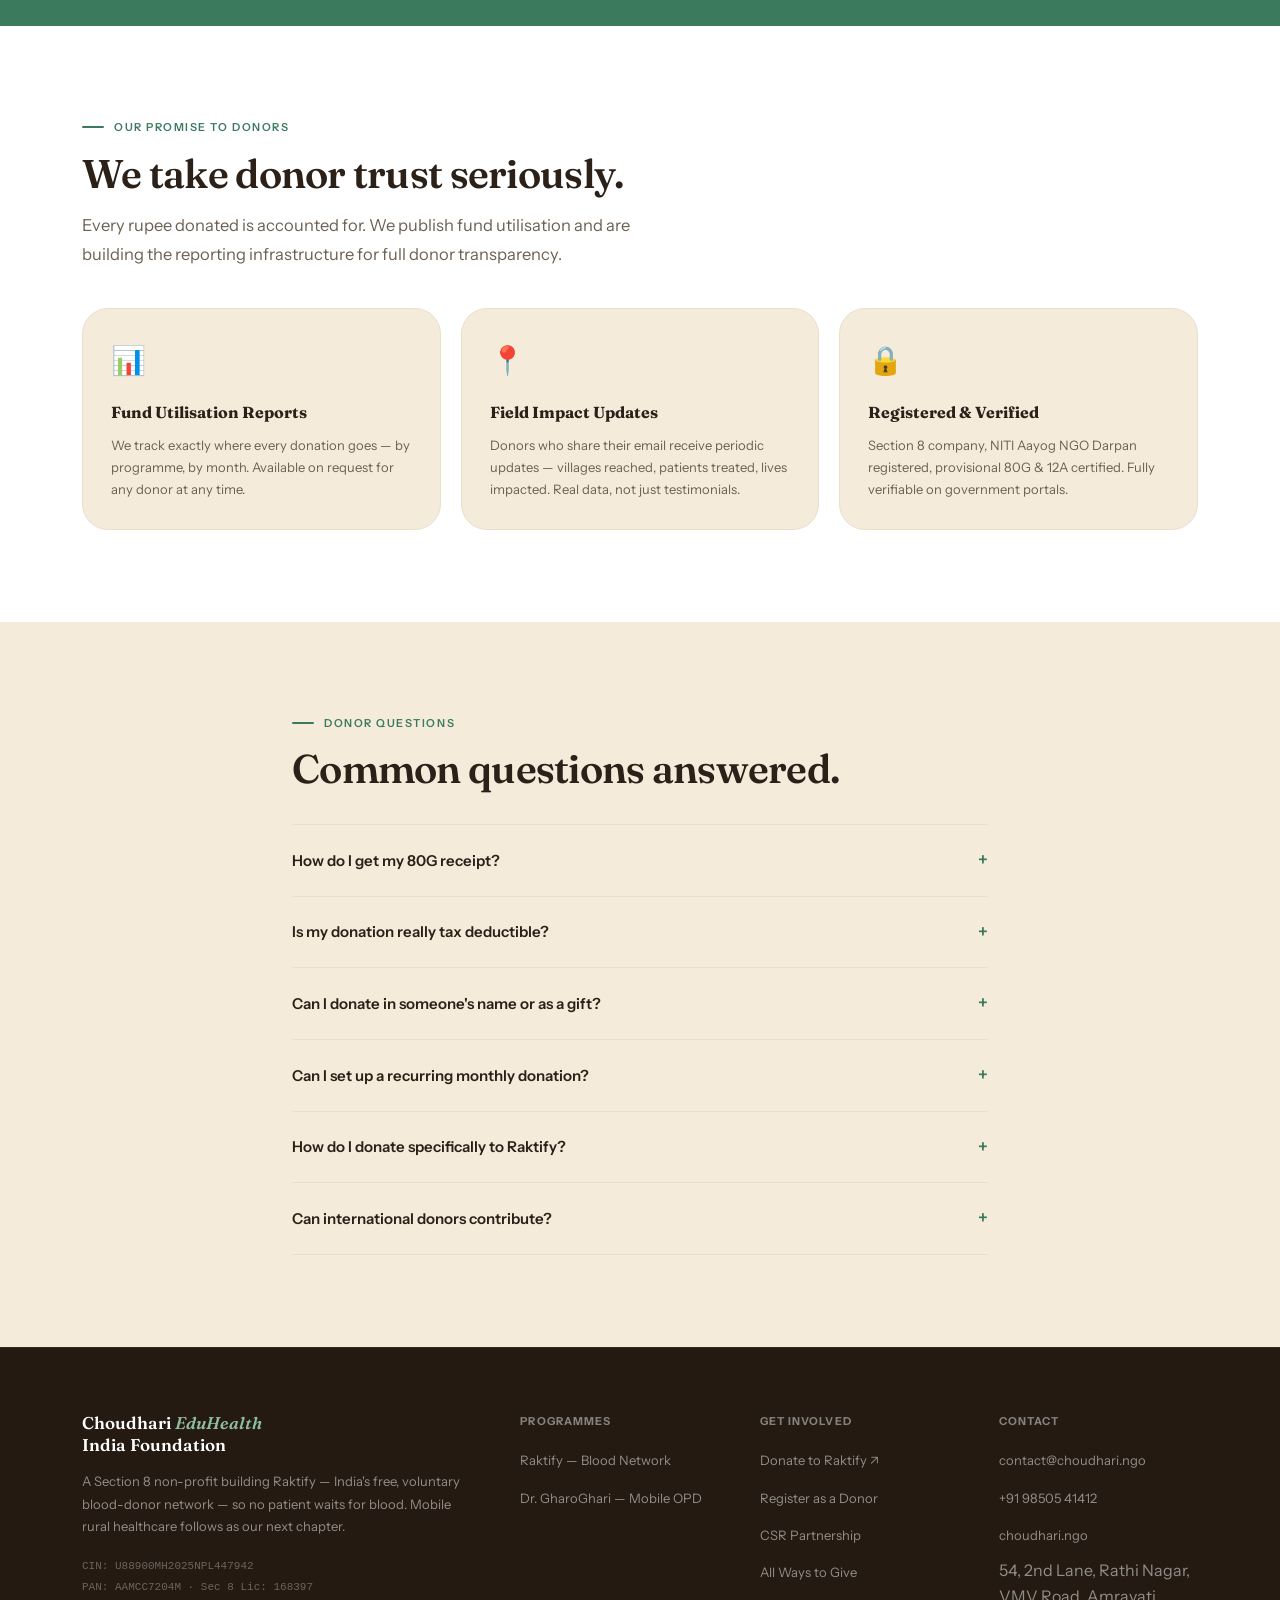
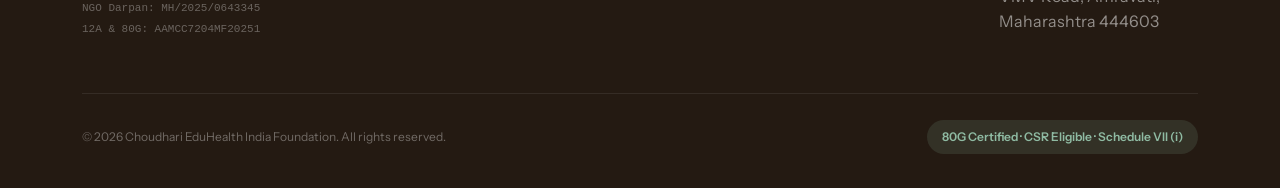
<file: donate.html>
<!DOCTYPE html>
<html lang="en">
<head>
<meta charset="UTF-8">
<meta name="viewport" content="width=device-width, initial-scale=1.0">
<title>Donate | Choudhari EduHealth India Foundation</title>
<meta name="description" content="Support Dr. GharoGhari and Raktify — donate via Give.do, UPI, or direct bank transfer. 80G tax benefit available on all donations.">
<link rel="preconnect" href="https://fonts.googleapis.com">
<link rel="preconnect" href="https://fonts.gstatic.com" crossorigin>
<link href="https://fonts.googleapis.com/css2?family=Fraunces:ital,opsz,wght@0,9..144,400;0,9..144,500;0,9..144,600;0,9..144,700;1,9..144,400;1,9..144,500;1,9..144,600&family=Instrument+Sans:wght@400;500;600&display=swap" rel="stylesheet">
<link rel="stylesheet" href="styles.css">
<style>
  /* ── PAGE-SPECIFIC ── */
  .donate-hero { background: var(--navy); position: relative; overflow: hidden; }
  .donate-hero-grid {
    position: absolute; inset: 0;
    background-image: linear-gradient(rgba(143,187,163,0.08) 1px, transparent 1px),
                      linear-gradient(90deg, rgba(143,187,163,0.08) 1px, transparent 1px);
    background-size: 40px 40px;
    pointer-events: none;
  }
  .donate-hero-inner {
    max-width: var(--max-w); margin: 0 auto; padding: 72px 32px 64px;
    position: relative; text-align: center;
  }
  .donate-hero-eyebrow {
    display: inline-flex; align-items: center; gap: 8px;
    font-size: 12px; font-weight: 600; letter-spacing: 0.1em; text-transform: uppercase;
    color: var(--blue-mid); margin-bottom: 20px;
  }
  .donate-hero-eyebrow::before, .donate-hero-eyebrow::after {
    content: ''; display: block; width: 24px; height: 1px; background: var(--blue-mid); opacity: 0.5;
  }
  .donate-hero h1 {
    font-family: var(--font-display); font-size: 50px; font-weight: 800;
    color: white; line-height: 1.07; margin-bottom: 18px;
  }
  .donate-hero h1 span { color: var(--blue-mid); }
  .donate-hero-sub {
    font-size: 17px; color: rgba(255,255,255,0.6); line-height: 1.75;
    max-width: 580px; margin: 0 auto 32px;
  }
  .donate-hero-badges { display: flex; justify-content: center; gap: 12px; flex-wrap: wrap; }
  .hero-badge-pill {
    display: inline-flex; align-items: center; gap: 7px;
    background: rgba(255,255,255,0.07); border: 1px solid rgba(255,255,255,0.12);
    color: rgba(255,255,255,0.75); font-size: 13px; font-weight: 500;
    padding: 8px 16px; border-radius: 100px;
  }
  .hero-badge-pill.active-pill { background: rgba(60,122,94,0.25); border-color: rgba(143,187,163,0.3); color: var(--blue-mid); }

  /* ── CAMPAIGNS ── */
  .campaigns-section { background: var(--gray-50); }
  .campaigns-grid { display: grid; grid-template-columns: 1fr 1fr; gap: 28px; margin-top: 44px; }
  .campaign-card {
    background: white; border: 1px solid var(--gray-100);
    border-radius: var(--radius-lg); overflow: hidden;
    box-shadow: var(--shadow-card); transition: var(--transition);
  }
  .campaign-card:hover { box-shadow: var(--shadow-lg); transform: translateY(-2px); }
  .campaign-card-top { height: 5px; }
  .campaign-card-top.blue { background: var(--blue); }
  .campaign-card-top.red { background: var(--red); }
  .campaign-card-body { padding: 32px; }
  .campaign-platform {
    display: inline-flex; align-items: center; gap: 6px;
    font-size: 11px; font-weight: 700; letter-spacing: 0.08em; text-transform: uppercase;
    color: var(--gray-400); margin-bottom: 14px;
  }
  .campaign-platform-dot { width: 6px; height: 6px; border-radius: 50%; background: #5BAE6B; animation: pulse 2s infinite; }
  .campaign-platform-dot.coming { background: #F5A623; animation: none; }
  .campaign-name {
    font-family: var(--font-display); font-size: 26px; font-weight: 800;
    color: var(--navy); margin-bottom: 6px;
  }
  .campaign-tagline { font-size: 14px; font-style: italic; margin-bottom: 16px; }
  .campaign-tagline.blue { color: var(--blue); }
  .campaign-tagline.red { color: var(--red); }
  .campaign-desc { font-size: 14px; color: var(--text-secondary); line-height: 1.75; margin-bottom: 24px; }
  .campaign-amounts { display: flex; gap: 8px; flex-wrap: wrap; margin-bottom: 24px; }
  .amount-chip {
    background: var(--gray-50); border: 1.5px solid var(--gray-100);
    color: var(--navy); font-size: 14px; font-weight: 600;
    padding: 9px 16px; border-radius: var(--radius-sm); cursor: pointer;
    transition: var(--transition);
  }
  .amount-chip:hover { border-color: var(--blue); color: var(--blue); background: var(--blue-light); }
  .amount-chip.red:hover { border-color: var(--red); color: var(--red); background: var(--red-light); }
  .campaign-cta {
    display: flex; align-items: center; justify-content: center; gap: 10px;
    background: var(--blue); color: white; padding: 14px 24px;
    border-radius: var(--radius-pill); font-size: 15px; font-weight: 600;
    text-decoration: none; transition: var(--transition); width: 100%;
  }
  .campaign-cta:hover { background: #2E6049; }
  .campaign-cta.red { background: var(--red); }
  .campaign-cta.red:hover { background: #A11F38; }
  .campaign-cta.disabled {
    background: var(--gray-100); color: var(--gray-400); cursor: not-allowed; pointer-events: none;
  }
  .givedo-logo { font-size: 12px; font-weight: 700; color: rgba(255,255,255,0.7); }
  .campaign-note { font-size: 12px; color: var(--gray-400); text-align: center; margin-top: 12px; }
  .coming-banner {
    background: #FFF8E7; border: 1px solid #F5D87A;
    border-radius: var(--radius-sm); padding: 12px 16px; margin-bottom: 20px;
    font-size: 13px; color: #916500; display: flex; gap: 8px; align-items: flex-start;
  }

  /* ── DIRECT TRANSFER ── */
  .transfer-section { background: white; }
  .transfer-grid { display: grid; grid-template-columns: 1fr 1fr; gap: 28px; margin-top: 44px; }

  /* UPI card */
  .upi-card {
    background: var(--gray-50); border: 1px solid var(--gray-100);
    border-radius: var(--radius-lg); padding: 32px; text-align: center;
  }
  .upi-icon { font-size: 40px; margin-bottom: 16px; }
  .upi-title { font-family: var(--font-display); font-size: 20px; font-weight: 700; color: var(--navy); margin-bottom: 8px; }
  .upi-sub { font-size: 14px; color: var(--text-secondary); line-height: 1.65; margin-bottom: 24px; }
  .upi-id-box {
    background: white; border: 1.5px dashed var(--gray-100);
    border-radius: var(--radius-md); padding: 20px; margin-bottom: 16px; position: relative;
  }
  .upi-id-label { font-size: 11px; font-weight: 600; text-transform: uppercase; letter-spacing: 0.08em; color: var(--gray-400); margin-bottom: 8px; }
  .upi-id-value { font-family: 'Courier New', monospace; font-size: 18px; font-weight: 700; color: var(--navy); }
  .upi-id-value.placeholder { color: var(--gray-400); font-size: 14px; font-family: var(--font-body); font-style: italic; }
  .copy-btn {
    background: var(--blue-light); color: var(--blue); border: none;
    font-family: var(--font-body); font-size: 12px; font-weight: 600;
    padding: 6px 14px; border-radius: 100px; cursor: pointer;
    transition: var(--transition); margin-top: 10px;
  }
  .copy-btn:hover { background: var(--blue); color: white; }
  .upi-apps { display: flex; justify-content: center; gap: 8px; flex-wrap: wrap; margin-top: 16px; }
  .upi-app-tag {
    font-size: 12px; font-weight: 500; color: var(--text-secondary);
    background: white; border: 1px solid var(--gray-100);
    padding: 5px 12px; border-radius: 100px;
  }

  /* NEFT card */
  .neft-card {
    background: var(--navy); border-radius: var(--radius-lg); padding: 32px;
  }
  .neft-title { font-family: var(--font-display); font-size: 20px; font-weight: 700; color: white; margin-bottom: 6px; }
  .neft-sub { font-size: 14px; color: rgba(255,255,255,0.5); margin-bottom: 28px; line-height: 1.6; }
  .neft-row {
    display: flex; justify-content: space-between; align-items: flex-start;
    padding: 13px 0; border-bottom: 1px solid rgba(255,255,255,0.07); gap: 16px;
  }
  .neft-row:last-of-type { border-bottom: none; }
  .neft-key { font-size: 12px; color: rgba(255,255,255,0.4); text-transform: uppercase; letter-spacing: 0.07em; flex-shrink: 0; }
  .neft-val { font-family: 'Courier New', monospace; font-size: 14px; color: white; font-weight: 600; text-align: right; word-break: break-all; }
  .neft-val.highlight { color: var(--blue-mid); }
  .neft-copy-all {
    display: block; width: 100%; margin-top: 20px;
    background: rgba(255,255,255,0.08); border: 1px solid rgba(255,255,255,0.12);
    color: rgba(255,255,255,0.75); font-family: var(--font-body);
    font-size: 13px; font-weight: 600; padding: 12px;
    border-radius: var(--radius-sm); cursor: pointer; transition: var(--transition);
  }
  .neft-copy-all:hover { background: rgba(255,255,255,0.14); color: white; }

  /* ── 80G BENEFIT ── */
  .tax-section { background: var(--blue); padding: 64px 0; }
  .tax-inner { max-width: var(--max-w); margin: 0 auto; padding: 0 32px; }
  .tax-grid { display: grid; grid-template-columns: 1fr 1fr 1fr; gap: 24px; margin-top: 36px; }
  .tax-card { background: rgba(255,255,255,0.1); border: 1px solid rgba(255,255,255,0.15); border-radius: var(--radius-lg); padding: 28px; }
  .tax-card-num { font-family: var(--font-display); font-size: 36px; font-weight: 800; color: white; margin-bottom: 6px; }
  .tax-card-label { font-size: 14px; color: rgba(255,255,255,0.7); line-height: 1.6; }
  .tax-cred {
    margin-top: 36px; background: rgba(0,0,0,0.15); border-radius: var(--radius-md);
    padding: 20px 28px; display: flex; flex-wrap: wrap; gap: 32px; align-items: center;
  }
  .tax-cred-item { }
  .tax-cred-label { font-size: 11px; color: rgba(255,255,255,0.45); text-transform: uppercase; letter-spacing: 0.08em; margin-bottom: 4px; }
  .tax-cred-val { font-family: 'Courier New', monospace; font-size: 14px; color: white; font-weight: 600; }
  .tax-note { margin-top: 16px; font-size: 13px; color: rgba(255,255,255,0.55); line-height: 1.65; }

  /* ── DONOR FAQ ── */
  .donor-faq { background: var(--gray-50); }

  /* ── IMPACT PROMISE ── */
  .promise-section { background: white; }
  .promise-grid { display: grid; grid-template-columns: repeat(3,1fr); gap: 20px; margin-top: 40px; }
  .promise-card { background: var(--gray-50); border: 1px solid var(--gray-100); border-radius: var(--radius-lg); padding: 28px; }
  .promise-icon { font-size: 28px; margin-bottom: 14px; }
  .promise-title { font-family: var(--font-display); font-size: 16px; font-weight: 700; color: var(--navy); margin-bottom: 8px; }
  .promise-desc { font-size: 13px; color: var(--text-secondary); line-height: 1.7; }

  .faq-item { border-bottom: 1px solid var(--gray-100); padding: 20px 0; cursor: pointer; }
  .faq-item:first-child { border-top: 1px solid var(--gray-100); }
  .faq-q { display: flex; justify-content: space-between; align-items: center; gap: 16px; font-size: 15px; font-weight: 600; color: var(--navy); }
  .faq-arrow { font-size: 18px; color: var(--blue); transition: var(--transition); flex-shrink: 0; }
  .faq-a { font-size: 14px; color: var(--text-secondary); line-height: 1.75; padding-top: 12px; display: none; }
  .faq-item.open .faq-a { display: block; }
  .faq-item.open .faq-arrow { transform: rotate(45deg); }

  @media (max-width: 960px) {
    .campaigns-grid { grid-template-columns: 1fr; }
    .transfer-grid { grid-template-columns: 1fr; }
    .tax-grid { grid-template-columns: 1fr 1fr; }
    .promise-grid { grid-template-columns: 1fr 1fr; }
  }
  @media (max-width: 640px) {
    .donate-hero h1 { font-size: 34px; }
    .tax-grid { grid-template-columns: 1fr; }
    .promise-grid { grid-template-columns: 1fr; }
    .donate-hero-badges { flex-direction: column; align-items: center; }
    .tax-cred { flex-direction: column; gap: 16px; }
  }
</style>
</head>
<body>

<nav class="nav">
  <div class="nav-inner">
    <a class="nav-logo" href="index.html">Choudhari <span>EduHealth</span><br>India Foundation</a>
    <ul class="nav-links">
      <li><a href="index.html">Home</a></li>
      <li><a href="raktify.html">Raktify</a></li>
      <li><a href="dr-gharoghari.html">Dr. GharoGhari</a></li>
      <li><a href="donate.html" class="active">Donate</a></li>
      <li><a href="csr-partnership.html" class="nav-cta">CSR Partnership</a></li>
    </ul>
  </div>
</nav>

<div class="breadcrumb">
  <div class="breadcrumb-inner">
    <a href="index.html">Home</a>
    <span class="breadcrumb-sep">›</span>
    <span class="breadcrumb-current">Donate</span>
  </div>
</div>

<!-- HERO -->
<section class="donate-hero">
  <div class="donate-hero-grid"></div>
  <div class="donate-hero-inner">
    <div class="donate-hero-eyebrow">Make a difference today</div>
    <h1>Every rupee goes<br><span>to the ground.</span></h1>
    <p class="donate-hero-sub">Your donation doesn't disappear into overheads. It becomes a doctor's visit in a village that has none, and a blood donor found in time for a patient who was running out of it. No intermediary margins. Full 80G tax benefit.</p>
    <div class="donate-hero-badges">
      <div class="hero-badge-pill active-pill">✓ 80G Certified — 50% Tax Deduction</div>
      <div class="hero-badge-pill">🏛 Section 8 Non-Profit</div>
      <div class="hero-badge-pill">🇮🇳 Give.do Verified</div>
      <div class="hero-badge-pill">🔒 Secure &amp; Transparent</div>
    </div>
  </div>
</section>

<!-- CAMPAIGN CARDS -->
<section class="section campaigns-section">
  <div class="section-inner">
    <div class="section-label">Give.do Campaigns</div>
    <h2 class="section-h">Choose a cause to support.</h2>
    <p class="section-sub">Both campaigns run on Give.do — India's trusted fundraising platform. Your donation is processed securely and you receive an 80G receipt automatically. Raktify, our blood-donor network, is our focus for 2026.</p>

    <div class="campaigns-grid">

      <!-- Raktify -->
      <div class="campaign-card">
        <div class="campaign-card-top red"></div>
        <div class="campaign-card-body">
          <div class="campaign-platform">
            <div class="campaign-platform-dot"></div>
            Live on Give.do · Our 2026 Focus
          </div>
          <div class="campaign-name">Raktify</div>
          <div class="campaign-tagline red">"No patient should wait for blood."</div>
          <div class="campaign-desc">Help build the network that finds a donor before a family ever has to plead for one — the technology, coordinators, and community outreach that connect blood to patients in real time, at zero cost. Around ₹1,000 carries one emergency request end-to-end; ₹50,000 helps onboard a whole community.</div>
          <div class="campaign-amounts">
            <div class="amount-chip red">₹1,000</div>
            <div class="amount-chip red">₹5,000</div>
            <div class="amount-chip red">₹10,000</div>
            <div class="amount-chip red">₹50,000</div>
          </div>
          <a href="https://r.give.do/JapPvIUZ" target="_blank" rel="noopener" class="campaign-cta red">
            Donate via Give.do <span class="givedo-logo">↗</span>
          </a>
          <div class="campaign-note">Secure payment · 80G receipt issued automatically by Give.do</div>
        </div>
      </div>

      <!-- Dr. GharoGhari -->
      <div class="campaign-card">
        <div class="campaign-card-top blue"></div>
        <div class="campaign-card-body">
          <div class="campaign-platform">
            <div class="campaign-platform-dot"></div>
            Live on Give.do · Next Phase
          </div>
          <div class="campaign-name">Dr. GharoGhari</div>
          <div class="campaign-tagline blue">"The doctor who comes home"</div>
          <div class="campaign-desc">Our next chapter — a mobile OPD van bringing free consultations, diagnostics, and medicines to villages far from the nearest hospital. A gift here seeds the groundwork; every ₹500 covers a full consultation with medicines, every ₹25,000 a full day of future operations.</div>
          <div class="campaign-amounts">
            <div class="amount-chip">₹500</div>
            <div class="amount-chip">₹2,000</div>
            <div class="amount-chip">₹5,000</div>
            <div class="amount-chip">₹25,000</div>
          </div>
          <a href="https://give.do/fundraisers/68a5aa2ba27293517f5c2f7f" target="_blank" rel="noopener" class="campaign-cta">
            Donate via Give.do <span class="givedo-logo">↗</span>
          </a>
          <div class="campaign-note">Secure payment · 80G receipt issued automatically by Give.do</div>
        </div>
      </div>

    </div>
  </div>
</section>

<!-- DIRECT TRANSFER -->
<section class="section transfer-section" id="direct-transfer">
  <div class="section-inner">
    <div class="section-label">Direct Transfer</div>
    <h2 class="section-h">Prefer to transfer directly?</h2>
    <p class="section-sub">You can donate directly via UPI or bank transfer. Please email us at <a href="mailto:contact@choudhari.ngo" style="color:var(--blue);font-weight:600;">contact@choudhari.ngo</a> after transferring so we can issue your 80G receipt promptly.</p>

    <div class="transfer-grid">

      <!-- UPI -->
      <div class="upi-card">
        <div class="upi-icon">📱</div>
        <div class="upi-title">Pay via UPI</div>
        <div class="upi-sub">Use any UPI app — GPay, PhonePe, Paytm, BHIM — to donate instantly. Works 24×7, any amount.</div>
        <div class="upi-id-box">
          <div class="upi-id-label">UPI ID</div>
          <div class="upi-id-value placeholder">Coming soon — use bank transfer for now</div>
        </div>
        <div class="upi-apps">
          <span class="upi-app-tag">Google Pay</span>
          <span class="upi-app-tag">PhonePe</span>
          <span class="upi-app-tag">Paytm</span>
          <span class="upi-app-tag">BHIM</span>
          <span class="upi-app-tag">Any UPI App</span>
        </div>
        <div style="margin-top:20px; font-size:13px; color:var(--gray-400); line-height:1.65;">
          After payment, email <a href="mailto:contact@choudhari.ngo" style="color:var(--blue); font-weight:600;">contact@choudhari.ngo</a> with your name, amount, UTR number, and PAN to receive your 80G receipt.
        </div>
      </div>

      <!-- NEFT / Bank Transfer -->
      <div class="neft-card">
        <div class="neft-title">Bank Transfer — NEFT / RTGS / IMPS</div>
        <div class="neft-sub">Transfer directly to our Axis Bank account. Suitable for larger donations, corporate cheques, and institutional transfers.</div>
        <div class="neft-row">
          <span class="neft-key">Account Name</span>
          <span class="neft-val">Choudhari EduHealth India Foundation</span>
        </div>
        <div class="neft-row">
          <span class="neft-key">Account Number</span>
          <span class="neft-val highlight">925010038947028</span>
        </div>
        <div class="neft-row">
          <span class="neft-key">IFSC Code</span>
          <span class="neft-val highlight">UTIB0003099</span>
        </div>
        <div class="neft-row">
          <span class="neft-key">Bank &amp; Branch</span>
          <span class="neft-val">Axis Bank<br>Gadge Nagar, Amravati</span>
        </div>
        <div class="neft-row">
          <span class="neft-key">Account Type</span>
          <span class="neft-val">Current Account</span>
        </div>
        <button class="neft-copy-all" onclick="copyBankDetails()">📋 Copy Bank Details</button>
        <div style="margin-top:16px; font-size:12px; color:rgba(255,255,255,0.4); line-height:1.65;">
          After transfer, email <a href="mailto:contact@choudhari.ngo" style="color:var(--blue-mid);">contact@choudhari.ngo</a> with your name, amount, UTR/transaction ref, and PAN for your 80G receipt.
        </div>
      </div>

    </div>
  </div>
</section>

<!-- 80G TAX BENEFIT -->
<section class="tax-section">
  <div class="tax-inner">
    <div class="section-label" style="color:rgba(255,255,255,0.6); justify-content:center;">
      <span style="display:block;width:20px;height:2px;background:rgba(255,255,255,0.4);"></span>
      Tax Benefit
      <span style="display:block;width:20px;height:2px;background:rgba(255,255,255,0.4);"></span>
    </div>
    <h2 class="section-h" style="color:white; text-align:center;">Your donation is<br>tax deductible.</h2>
    <p class="section-sub" style="color:rgba(255,255,255,0.65); text-align:center; margin:0 auto 0;">We are provisionally approved under Section 80G of the Income Tax Act. All donations — via Give.do, UPI, or bank transfer — are eligible for 50% tax deduction.</p>
    <div class="tax-grid">
      <div class="tax-card">
        <div class="tax-card-num">50%</div>
        <div class="tax-card-label">Tax deduction on your donation amount under Section 80G of the Income Tax Act, 1961.</div>
      </div>
      <div class="tax-card">
        <div class="tax-card-num">AY 29</div>
        <div class="tax-card-label">Provisional 80G certification valid through Assessment Year 2028–2029. Legally valid for deduction.</div>
      </div>
      <div class="tax-card">
        <div class="tax-card-num">Auto</div>
        <div class="tax-card-label">Give.do donations receive an 80G receipt automatically. Direct transfers — email us with your PAN.</div>
      </div>
    </div>
    <div class="tax-cred">
      <div class="tax-cred-item">
        <div class="tax-cred-label">80G Reference Number</div>
        <div class="tax-cred-val">AAMCC7204MF20251</div>
      </div>
      <div class="tax-cred-item">
        <div class="tax-cred-label">PAN</div>
        <div class="tax-cred-val">AAMCC7204M</div>
      </div>
      <div class="tax-cred-item">
        <div class="tax-cred-label">CIN</div>
        <div class="tax-cred-val">U88900MH2025NPL447942</div>
      </div>
      <div class="tax-cred-item">
        <div class="tax-cred-label">NGO Darpan</div>
        <div class="tax-cred-val">MH/2025/0643345</div>
      </div>
    </div>
    <div class="tax-note" style="text-align:center; margin-top:20px;">Provisional 80G approved 18 June 2025 by the Income Tax Department. We are in the process of permanent approval.</div>
  </div>
</section>

<!-- IMPACT PROMISE -->
<section class="section promise-section">
  <div class="section-inner">
    <div class="section-label">Our Promise to Donors</div>
    <h2 class="section-h">We take donor trust seriously.</h2>
    <p class="section-sub">Every rupee donated is accounted for. We publish fund utilisation and are building the reporting infrastructure for full donor transparency.</p>
    <div class="promise-grid">
      <div class="promise-card">
        <div class="promise-icon">📊</div>
        <div class="promise-title">Fund Utilisation Reports</div>
        <div class="promise-desc">We track exactly where every donation goes — by programme, by month. Available on request for any donor at any time.</div>
      </div>
      <div class="promise-card">
        <div class="promise-icon">📍</div>
        <div class="promise-title">Field Impact Updates</div>
        <div class="promise-desc">Donors who share their email receive periodic updates — villages reached, patients treated, lives impacted. Real data, not just testimonials.</div>
      </div>
      <div class="promise-card">
        <div class="promise-icon">🔒</div>
        <div class="promise-title">Registered &amp; Verified</div>
        <div class="promise-desc">Section 8 company, NITI Aayog NGO Darpan registered, provisional 80G &amp; 12A certified. Fully verifiable on government portals.</div>
      </div>
    </div>
  </div>
</section>

<!-- DONOR FAQ -->
<section class="section donor-faq">
  <div class="section-inner" style="max-width:760px;">
    <div class="section-label">Donor Questions</div>
    <h2 class="section-h">Common questions answered.</h2>
    <div style="margin-top:32px;">
      <div class="faq-item">
        <div class="faq-q">How do I get my 80G receipt? <span class="faq-arrow">+</span></div>
        <div class="faq-a">If you donate via Give.do, your 80G receipt is issued automatically by the platform after your donation. If you transfer directly via UPI or bank transfer, email us at <a href="mailto:contact@choudhari.ngo" style="color:var(--blue);">contact@choudhari.ngo</a> with your name, PAN number, transaction reference, and amount — we'll issue your receipt within 3 working days.</div>
      </div>
      <div class="faq-item">
        <div class="faq-q">Is my donation really tax deductible? <span class="faq-arrow">+</span></div>
        <div class="faq-a">Yes. Choudhari EduHealth India Foundation holds a provisional 80G certification (Ref: AAMCC7204MF20251) approved by the Income Tax Department on 18 June 2025, valid through AY 2028–2029. Provisional 80G is legally valid — you can claim 50% of your donation amount as a deduction from your taxable income under Section 80G of the Income Tax Act, 1961.</div>
      </div>
      <div class="faq-item">
        <div class="faq-q">Can I donate in someone's name or as a gift? <span class="faq-arrow">+</span></div>
        <div class="faq-a">Yes — email us at <a href="mailto:contact@choudhari.ngo" style="color:var(--blue);">contact@choudhari.ngo</a> after making your donation with the name and details you'd like acknowledged. We can also send a personalised acknowledgement letter to the intended recipient if you share their contact.</div>
      </div>
      <div class="faq-item">
        <div class="faq-q">Can I set up a recurring monthly donation? <span class="faq-arrow">+</span></div>
        <div class="faq-a">Yes — Give.do supports recurring donation setups directly on the campaign page. For direct transfers, you can set up a standing instruction with your bank. Email us and we'll help coordinate acknowledgement and reporting for recurring donors.</div>
      </div>
      <div class="faq-item">
        <div class="faq-q">How do I donate specifically to Raktify? <span class="faq-arrow">+</span></div>
        <div class="faq-a">Raktify has its own live <a href="https://r.give.do/JapPvIUZ" target="_blank" rel="noopener" style="color:var(--red);">Give.do campaign</a> — donations there are earmarked to the Raktify blood-donor network and receive an automatic 80G receipt. You can also use direct bank transfer or UPI; just mention "Raktify" in your payment remarks and email us so we can earmark your contribution and issue your receipt.</div>
      </div>
      <div class="faq-item">
        <div class="faq-q">Can international donors contribute? <span class="faq-arrow">+</span></div>
        <div class="faq-a">We do not hold FCRA registration yet, which means we cannot legally accept foreign contributions at this time. We are working toward FCRA registration as a next step. If you are an NRI with an Indian bank account (NRO/NRE), please email us and we'll advise on the best way to contribute.</div>
      </div>
    </div>
  </div>
</section>

<footer>
  <div class="footer-inner">
    <div class="footer-grid">
      <div>
        <div class="footer-logo">Choudhari <span>EduHealth</span><br>India Foundation</div>
        <div class="footer-desc">A Section 8 non-profit building Raktify — India's free, voluntary blood-donor network — so no patient waits for blood. Mobile rural healthcare follows as our next chapter.</div>
        <div class="footer-reg">CIN: U88900MH2025NPL447942<br>PAN: AAMCC7204M &middot; Sec 8 Lic: 168397<br>NGO Darpan: MH/2025/0643345<br>12A &amp; 80G: AAMCC7204MF20251</div>
      </div>
      <div>
        <div class="footer-col-title">Programmes</div>
        <ul class="footer-col-links">
          <li><a href="raktify.html">Raktify — Blood Network</a></li>
          <li><a href="dr-gharoghari.html">Dr. GharoGhari — Mobile OPD</a></li>
        </ul>
      </div>
      <div>
        <div class="footer-col-title">Get Involved</div>
        <ul class="footer-col-links">
          <li><a href="https://r.give.do/JapPvIUZ" target="_blank" rel="noopener">Donate to Raktify ↗</a></li>
          <li><a href="raktify.html#register">Register as a Donor</a></li>
          <li><a href="csr-partnership.html">CSR Partnership</a></li>
          <li><a href="donate.html">All Ways to Give</a></li>
        </ul>
      </div>
      <div>
        <div class="footer-col-title">Contact</div>
        <ul class="footer-col-links">
          <li><a href="mailto:contact@choudhari.ngo">contact@choudhari.ngo</a></li>
          <li><a href="tel:+919850541412">+91 98505 41412</a></li>
          <li><a href="https://choudhari.ngo">choudhari.ngo</a></li>
          <li style="color:rgba(255,255,255,0.5); line-height:1.6;">54, 2nd Lane, Rathi Nagar,<br>VMV Road, Amravati,<br>Maharashtra 444603</li>
        </ul>
      </div>
    </div>
    <div class="footer-bottom">
      <div class="footer-copy">&copy; 2026 Choudhari EduHealth India Foundation. All rights reserved.</div>
      <div class="footer-80g">80G Certified &middot; CSR Eligible &middot; Schedule VII (i)</div>
    </div>
  </div>
</footer>

<script>
  // FAQ accordion
  document.querySelectorAll('.faq-item').forEach(item => {
    item.querySelector('.faq-q').addEventListener('click', () => {
      const wasOpen = item.classList.contains('open');
      document.querySelectorAll('.faq-item').forEach(i => i.classList.remove('open'));
      if (!wasOpen) item.classList.add('open');
    });
  });

  // Copy bank details
  function copyBankDetails() {
    const details = `Choudhari EduHealth India Foundation
Account Number: 925010038947028
IFSC Code: UTIB0003099
Bank: Axis Bank, Gadge Nagar, Amravati
PAN: AAMCC7204M`;
    navigator.clipboard.writeText(details).then(() => {
      const btn = document.querySelector('.neft-copy-all');
      btn.textContent = '✅ Copied!';
      setTimeout(() => btn.textContent = '📋 Copy Bank Details', 2500);
    });
  }

  // Smooth scroll for anchor links
  document.querySelectorAll('a[href^="#"]').forEach(a => {
    a.addEventListener('click', e => {
      const target = document.querySelector(a.getAttribute('href'));
      if (target) { e.preventDefault(); target.scrollIntoView({ behavior: 'smooth', block: 'start' }); }
    });
  });
</script>
</body>
</html>
</file>
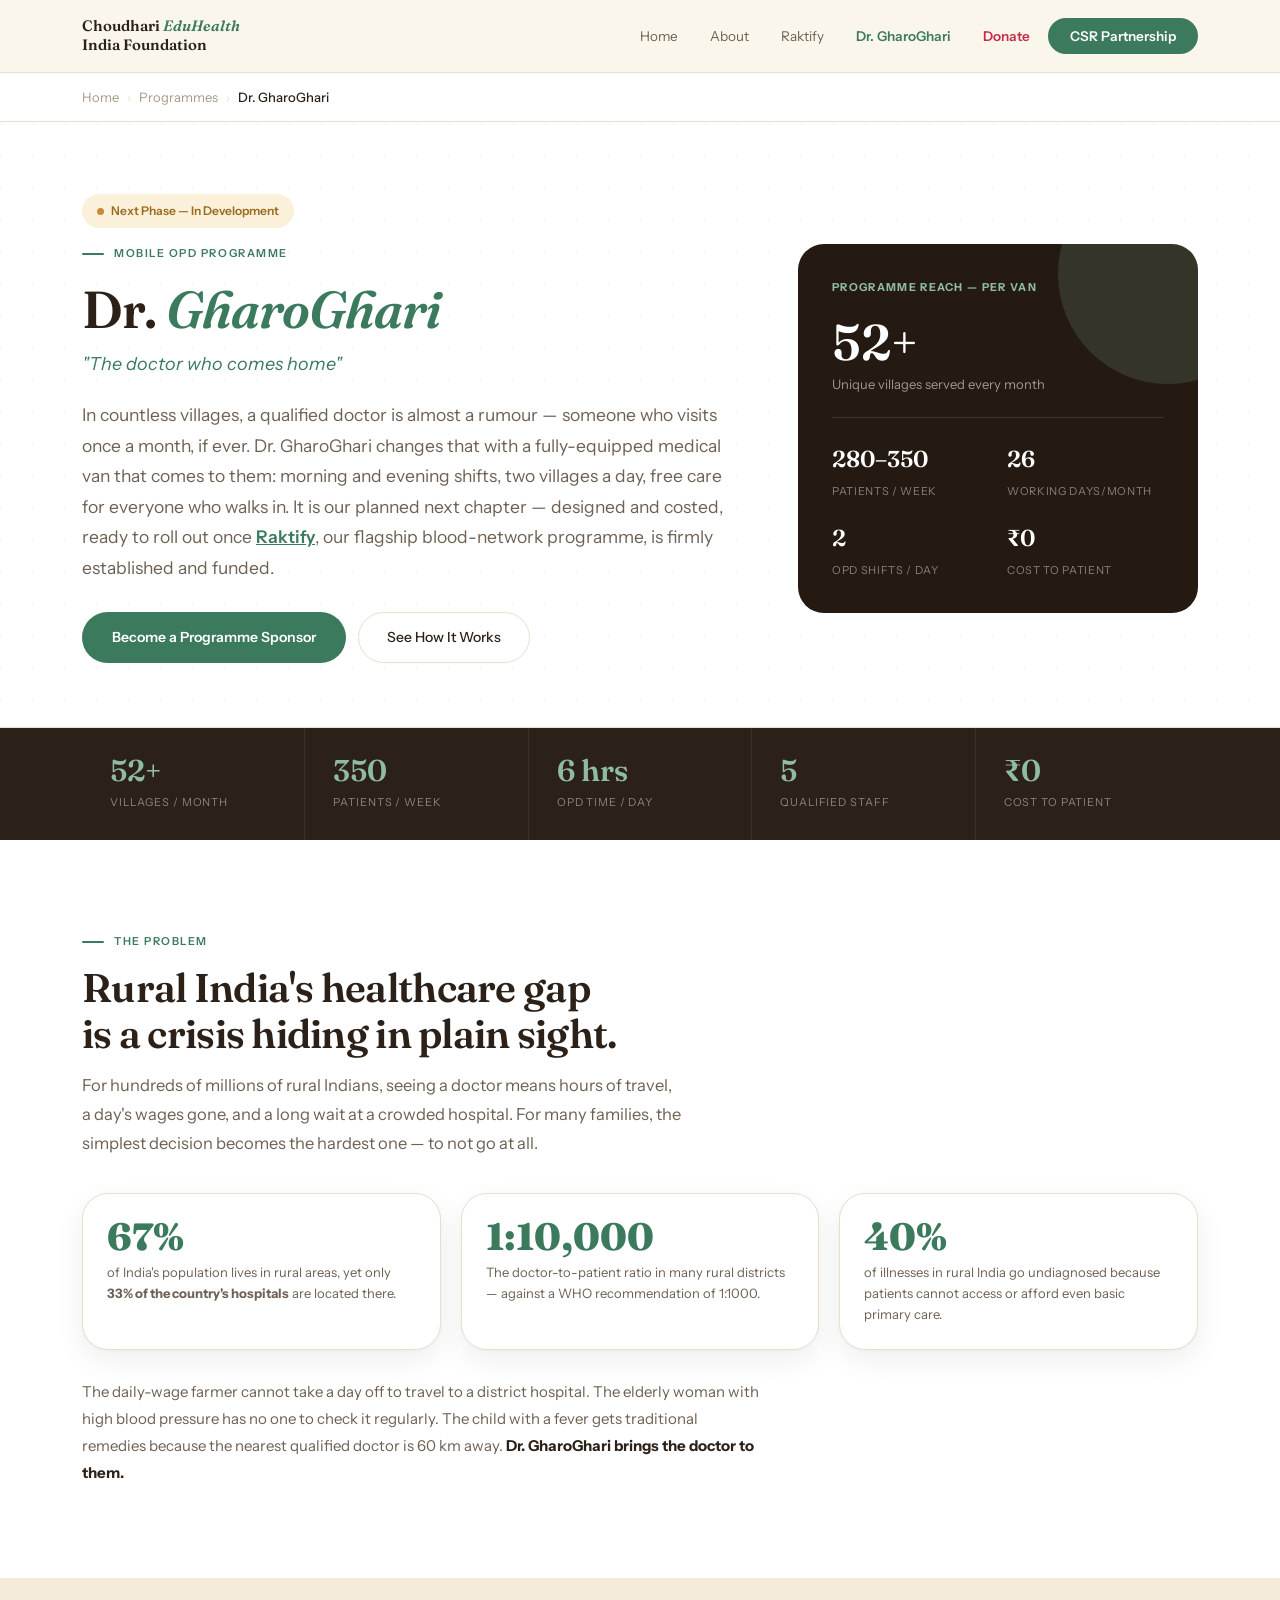
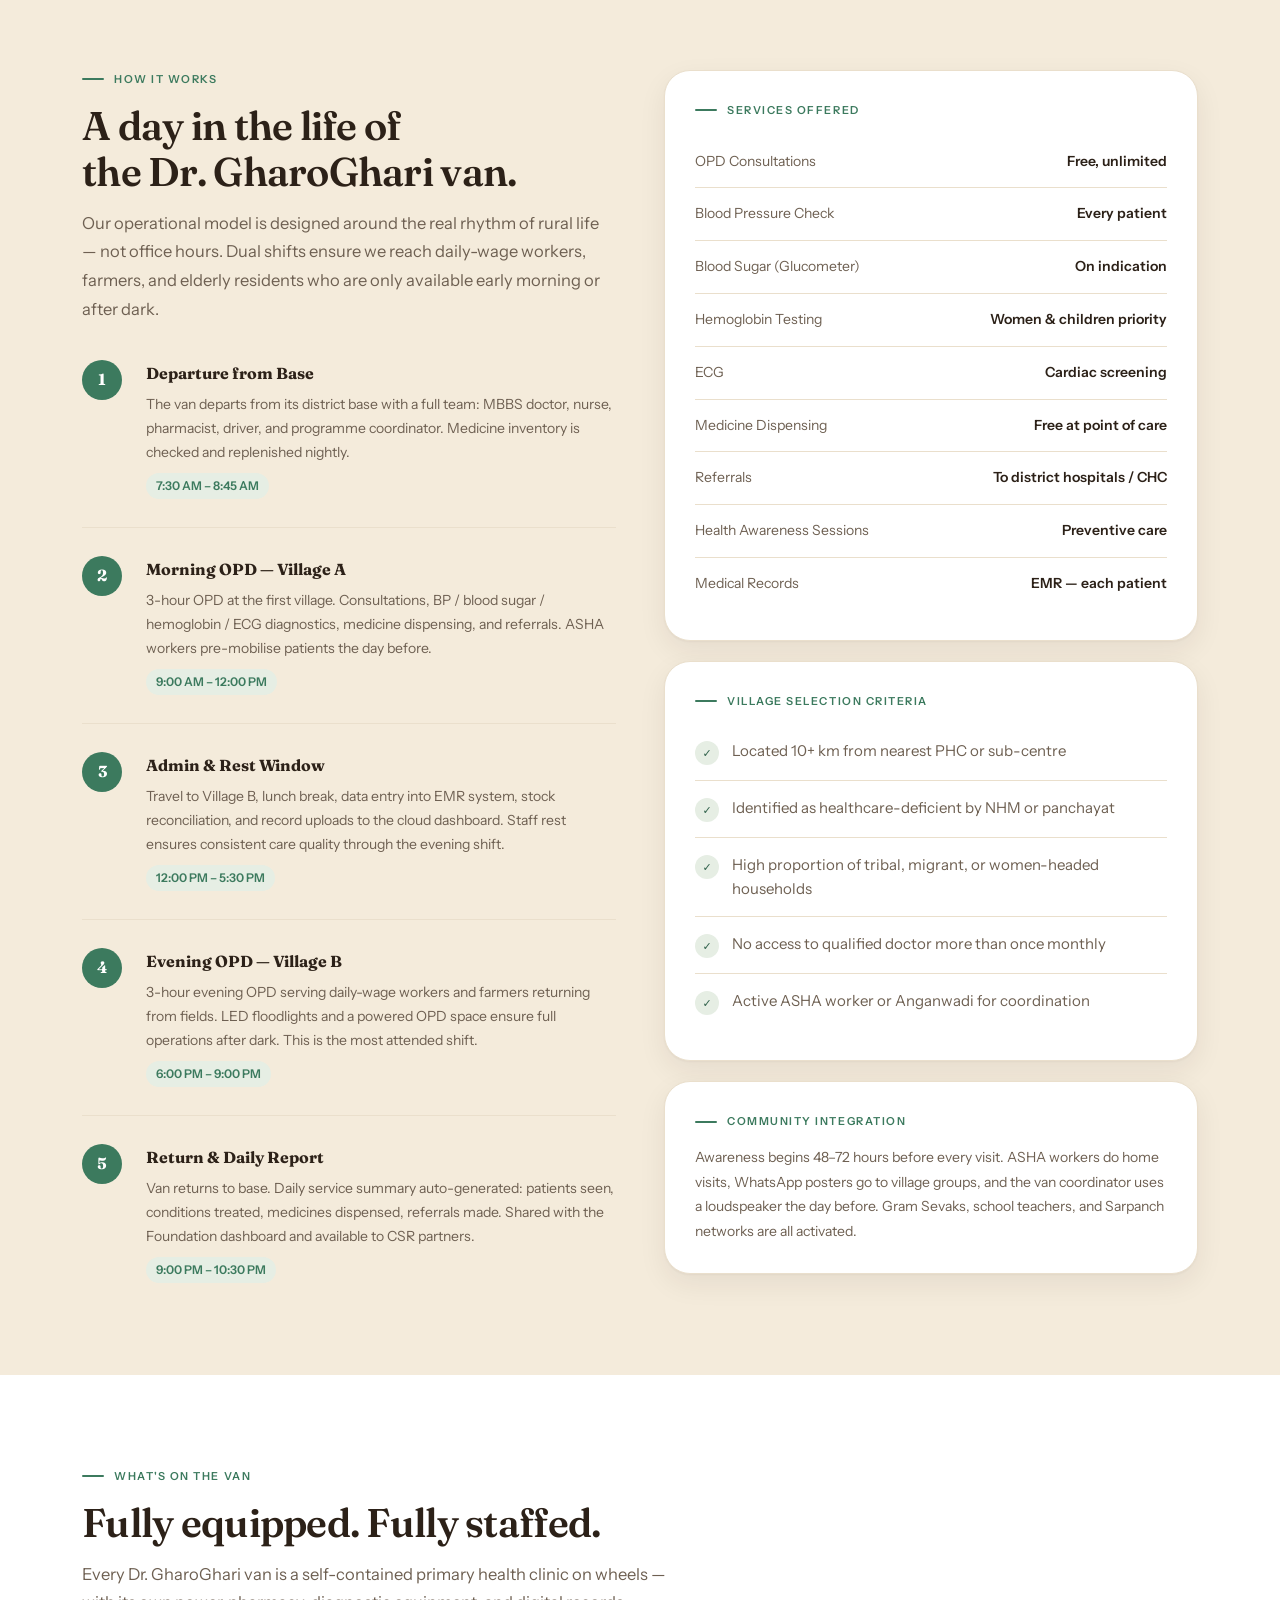
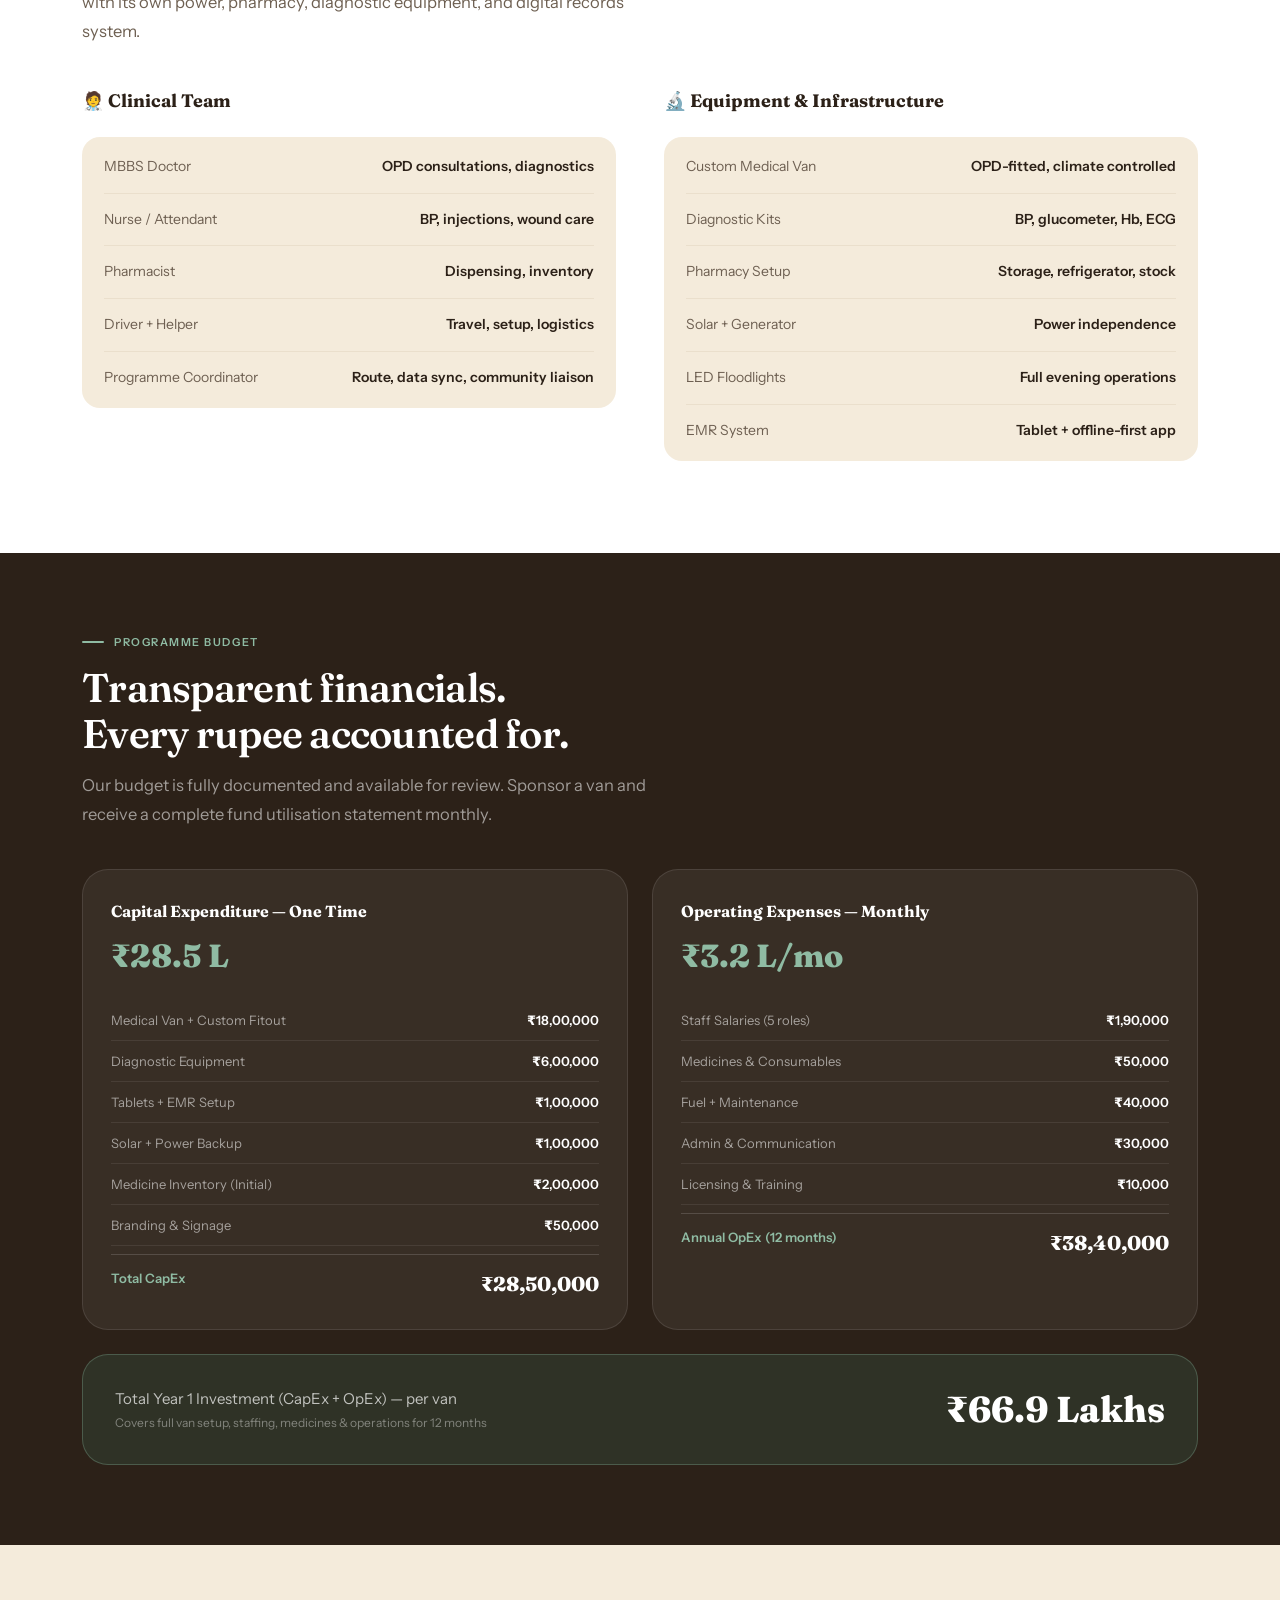
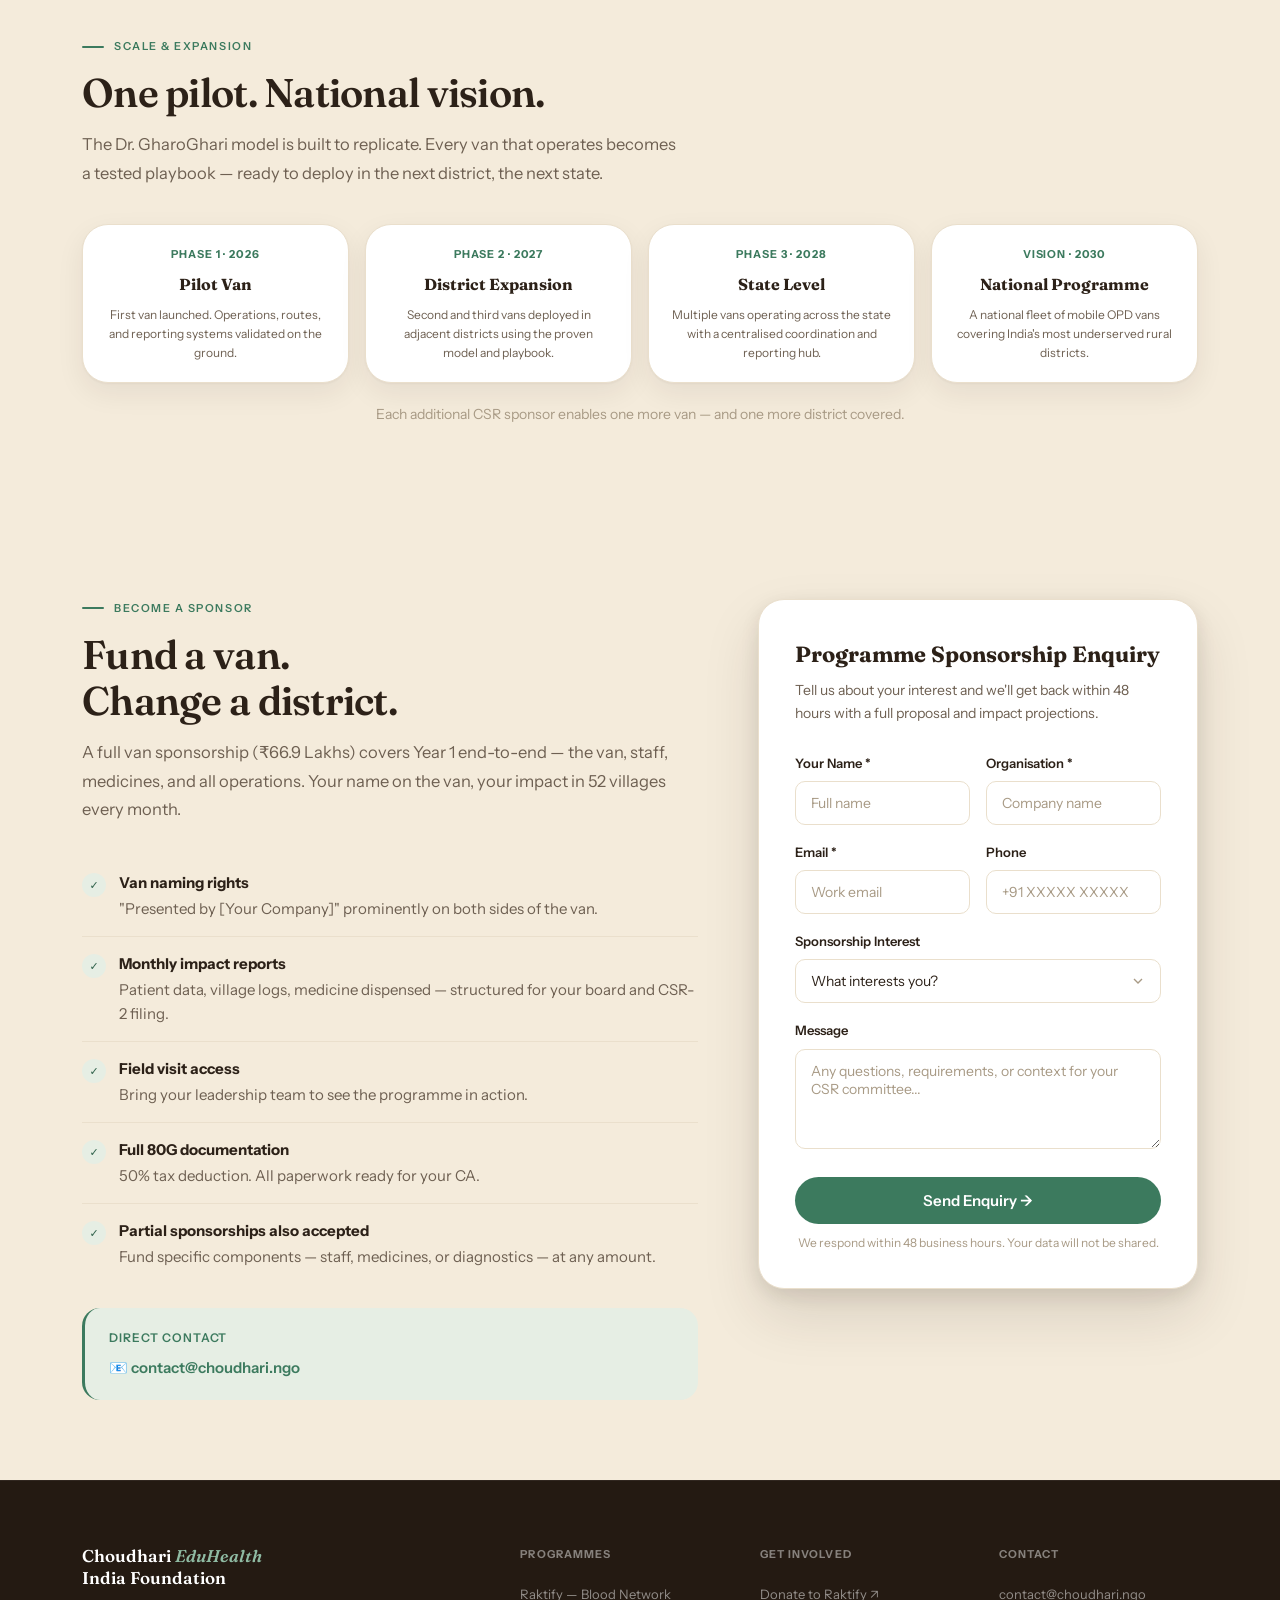
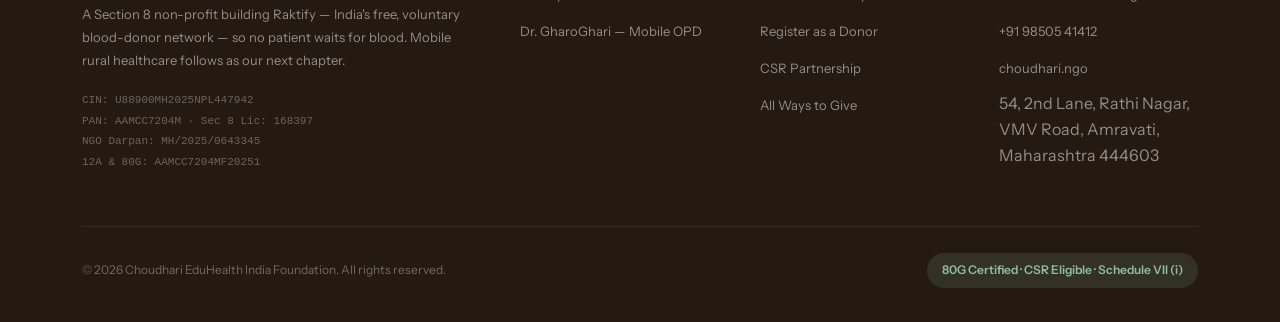
<file: dr-gharoghari.html>
<!DOCTYPE html>
<html lang="en">
<head>
<meta charset="UTF-8">
<meta name="viewport" content="width=device-width, initial-scale=1.0">
<title>Dr. GharoGhari — Mobile OPD | Choudhari EduHealth India Foundation</title>
<meta name="description" content="Dr. GharoGhari is a dual-shift mobile OPD van bringing free consultations, diagnostics and medicines to rural India. Sponsor a van and transform healthcare access.">
<link rel="preconnect" href="https://fonts.googleapis.com">
<link rel="preconnect" href="https://fonts.gstatic.com" crossorigin>
<link href="https://fonts.googleapis.com/css2?family=Fraunces:ital,opsz,wght@0,9..144,400;0,9..144,500;0,9..144,600;0,9..144,700;1,9..144,400;1,9..144,500;1,9..144,600&family=Instrument+Sans:wght@400;500;600&display=swap" rel="stylesheet">
<link rel="stylesheet" href="styles.css">
<style>
  .prog-tagline { font-size: 18px; color: var(--blue); font-style: italic; margin-top: -8px; margin-bottom: 20px; }
  .two-col { display: grid; grid-template-columns: 1fr 1fr; gap: 48px; align-items: start; }
  .three-col { display: grid; grid-template-columns: repeat(3,1fr); gap: 20px; }
  .problem-cards { display: grid; grid-template-columns: repeat(3,1fr); gap: 20px; margin-top: 36px; }
  .problem-card { background: white; border: 1px solid var(--gray-100); border-radius: var(--radius-lg); padding: 24px; box-shadow: var(--shadow-card); }
  .problem-num { font-family: var(--font-display); font-size: 38px; font-weight: 800; color: var(--blue); line-height: 1; margin-bottom: 6px; }
  .problem-label { font-size: 13px; color: var(--text-secondary); line-height: 1.6; }

  .how-step { display: flex; gap: 24px; align-items: flex-start; padding: 28px 0; border-bottom: 1px solid var(--gray-100); }
  .how-step:last-child { border-bottom: none; padding-bottom: 0; }
  .how-step:first-child { padding-top: 0; }
  .how-num { width: 40px; height: 40px; border-radius: 50%; background: var(--blue); color: white; font-family: var(--font-display); font-size: 16px; font-weight: 700; display: flex; align-items: center; justify-content: center; flex-shrink: 0; }
  .how-title { font-family: var(--font-display); font-weight: 700; font-size: 16px; color: var(--navy); margin-bottom: 6px; }
  .how-desc { font-size: 14px; color: var(--text-secondary); line-height: 1.7; }
  .how-time { display: inline-block; background: var(--blue-light); color: var(--blue); font-size: 12px; font-weight: 600; padding: 3px 10px; border-radius: 100px; margin-top: 8px; }

  .budget-section { background: var(--navy); padding: 80px 0; }
  .budget-section .section-label { color: var(--blue-mid); }
  .budget-section .section-label::before { background: var(--blue-mid); }
  .budget-section .section-h { color: white; }
  .budget-section .section-sub { color: rgba(255,255,255,0.55); }
  .budget-grid { display: grid; grid-template-columns: 1fr 1fr; gap: 24px; margin-top: 40px; }
  .budget-card { background: rgba(255,255,255,0.06); border: 1px solid rgba(255,255,255,0.1); border-radius: var(--radius-lg); padding: 28px; }
  .budget-card-title { font-family: var(--font-display); font-size: 16px; font-weight: 700; color: white; margin-bottom: 4px; }
  .budget-card-amount { font-family: var(--font-display); font-size: 32px; font-weight: 800; color: var(--blue-mid); margin-bottom: 16px; }
  .budget-line { display: flex; justify-content: space-between; padding: 9px 0; border-bottom: 1px solid rgba(255,255,255,0.08); font-size: 13px; }
  .budget-line:last-child { border-bottom: none; }
  .budget-key { color: rgba(255,255,255,0.55); }
  .budget-val { color: white; font-weight: 600; }
  .budget-total { margin-top: 8px; padding-top: 12px; border-top: 1px solid rgba(255,255,255,0.15); display: flex; justify-content: space-between; }
  .budget-total-key { font-size: 13px; color: var(--blue-mid); font-weight: 600; }
  .budget-total-val { font-family: var(--font-display); font-size: 20px; font-weight: 800; color: white; }
  .budget-year1 { grid-column: 1/-1; background: rgba(60,122,94,0.2); border: 1px solid rgba(143,187,163,0.3); border-radius: var(--radius-lg); padding: 24px 32px; display: flex; justify-content: space-between; align-items: center; }
  .budget-year1-label { font-size: 15px; color: rgba(255,255,255,0.7); }
  .budget-year1-amount { font-family: var(--font-display); font-size: 36px; font-weight: 800; color: white; }
  .budget-year1-note { font-size: 12px; color: rgba(255,255,255,0.4); margin-top: 2px; }

  .expansion-grid { display: grid; grid-template-columns: repeat(4,1fr); gap: 16px; margin-top: 36px; }
  .expansion-card { background: white; border: 1px solid var(--gray-100); border-radius: var(--radius-lg); padding: 20px; text-align: center; box-shadow: var(--shadow-card); }
  .expansion-phase { font-size: 11px; font-weight: 700; text-transform: uppercase; letter-spacing: 0.08em; color: var(--blue); margin-bottom: 8px; }
  .expansion-title { font-family: var(--font-display); font-size: 16px; font-weight: 700; color: var(--navy); margin-bottom: 6px; }
  .expansion-desc { font-size: 12px; color: var(--text-secondary); line-height: 1.6; }
  .expansion-arrow { color: var(--gray-100); font-size: 24px; display: flex; align-items: center; justify-content: center; }

  .sponsor-section { background: var(--gray-50); padding: 80px 0; }
  .sponsor-wrap { max-width: var(--max-w); margin: 0 auto; padding: 0 32px; display: grid; grid-template-columns: 1fr 440px; gap: 60px; align-items: start; }
  .form-card { background: white; border: 1px solid var(--gray-100); border-radius: var(--radius-lg); padding: 36px; box-shadow: var(--shadow-lg); }
  .form-card-title { font-family: var(--font-display); font-size: 22px; font-weight: 700; color: var(--navy); margin-bottom: 6px; }
  .form-card-sub { font-size: 14px; color: var(--text-secondary); margin-bottom: 28px; line-height: 1.6; }
  .form-submit { width:100%; background:var(--blue); color:white; border:none; padding:14px; border-radius:var(--radius-pill); font-family:var(--font-body); font-size:15px; font-weight:600; cursor:pointer; transition:var(--transition); }
  .form-submit:hover { background:#2E6049; }

  @media (max-width: 960px) {
    .two-col { grid-template-columns: 1fr; }
    .three-col { grid-template-columns: 1fr; }
    .problem-cards { grid-template-columns: 1fr 1fr; }
    .budget-grid { grid-template-columns: 1fr; }
    .budget-year1 { flex-direction: column; gap: 8px; }
    .expansion-grid { grid-template-columns: 1fr 1fr; }
    .sponsor-wrap { grid-template-columns: 1fr; }
  }
  @media (max-width: 640px) {
    .problem-cards { grid-template-columns: 1fr; }
    .expansion-grid { grid-template-columns: 1fr 1fr; }
  }
</style>
</head>
<body>

<nav class="nav">
  <div class="nav-inner">
    <a class="nav-logo" href="index.html">Choudhari <span>EduHealth</span><br>India Foundation</a>
    <ul class="nav-links">
      <li><a href="index.html">Home</a></li>
      <li><a href="index.html#about">About</a></li>
      <li><a href="raktify.html">Raktify</a></li>
      <li><a href="dr-gharoghari.html" class="active">Dr. GharoGhari</a></li>
      <li><a href="donate.html" style="color:var(--red);font-weight:600;">Donate</a></li>
      <li><a href="csr-partnership.html" class="nav-cta">CSR Partnership</a></li>
    </ul>
  </div>
</nav>

<div class="breadcrumb">
  <div class="breadcrumb-inner">
    <a href="index.html">Home</a>
    <span class="breadcrumb-sep">›</span>
    <a href="index.html#programmes">Programmes</a>
    <span class="breadcrumb-sep">›</span>
    <span class="breadcrumb-current">Dr. GharoGhari</span>
  </div>
</div>

<!-- HERO -->
<section class="page-hero">
  <div class="page-hero-grid"></div>
  <div class="page-hero-inner two-col">
    <div>
      <span class="status-badge upcoming">Next Phase — In Development</span>
      <div class="section-label" style="margin-top:16px;">Mobile OPD Programme</div>
      <h1>Dr. <span>GharoGhari</span></h1>
      <div class="prog-tagline">"The doctor who comes home"</div>
      <p class="page-hero-sub">In countless villages, a qualified doctor is almost a rumour — someone who visits once a month, if ever. Dr. GharoGhari changes that with a fully-equipped medical van that comes to them: morning and evening shifts, two villages a day, free care for everyone who walks in. It is our planned next chapter — designed and costed, ready to roll out once <a href="raktify.html" style="color:var(--blue); font-weight:600;">Raktify</a>, our flagship blood-network programme, is firmly established and funded.</p>
      <div class="btn-row">
        <a href="#sponsor" class="btn-primary">Become a Programme Sponsor</a>
        <a href="#how-it-works" class="btn-outline">See How It Works</a>
      </div>
    </div>
    <div class="info-card-dark">
      <div class="info-card-dark-label">Programme Reach — Per Van</div>
      <div class="info-card-dark-stat-n">52+</div>
      <div class="info-card-dark-stat-l">Unique villages served every month</div>
      <div class="info-card-dark-divider"></div>
      <div class="info-card-dark-grid">
        <div>
          <div class="info-card-dark-mini-n">280–350</div>
          <div class="info-card-dark-mini-l">Patients / Week</div>
        </div>
        <div>
          <div class="info-card-dark-mini-n">26</div>
          <div class="info-card-dark-mini-l">Working Days/Month</div>
        </div>
        <div>
          <div class="info-card-dark-mini-n">2</div>
          <div class="info-card-dark-mini-l">OPD Shifts / Day</div>
        </div>
        <div>
          <div class="info-card-dark-mini-n">₹0</div>
          <div class="info-card-dark-mini-l">Cost to Patient</div>
        </div>
      </div>
    </div>
  </div>
</section>

<!-- STATS STRIP -->
<div class="stats-strip">
  <div class="stats-strip-inner">
    <div class="strip-stat"><div class="strip-stat-n">52+</div><div class="strip-stat-l">Villages / Month</div></div>
    <div class="strip-stat"><div class="strip-stat-n">350</div><div class="strip-stat-l">Patients / Week</div></div>
    <div class="strip-stat"><div class="strip-stat-n">6 hrs</div><div class="strip-stat-l">OPD Time / Day</div></div>
    <div class="strip-stat"><div class="strip-stat-n">5</div><div class="strip-stat-l">Qualified Staff</div></div>
    <div class="strip-stat"><div class="strip-stat-n">₹0</div><div class="strip-stat-l">Cost to Patient</div></div>
  </div>
</div>

<!-- THE PROBLEM -->
<section class="section" style="background:white;">
  <div class="section-inner">
    <div class="section-label">The Problem</div>
    <h2 class="section-h">Rural India's healthcare gap<br>is a crisis hiding in plain sight.</h2>
    <p class="section-sub">For hundreds of millions of rural Indians, seeing a doctor means hours of travel, a day's wages gone, and a long wait at a crowded hospital. For many families, the simplest decision becomes the hardest one — to not go at all.</p>
    <div class="problem-cards">
      <div class="problem-card">
        <div class="problem-num">67%</div>
        <div class="problem-label">of India's population lives in rural areas, yet only <strong>33% of the country's hospitals</strong> are located there.</div>
      </div>
      <div class="problem-card">
        <div class="problem-num">1:10,000</div>
        <div class="problem-label">The doctor-to-patient ratio in many rural districts — against a WHO recommendation of 1:1000.</div>
      </div>
      <div class="problem-card">
        <div class="problem-num">40%</div>
        <div class="problem-label">of illnesses in rural India go undiagnosed because patients cannot access or afford even basic primary care.</div>
      </div>
    </div>
    <p style="margin-top:28px; font-size:15px; color:var(--text-secondary); line-height:1.8; max-width:680px;">The daily-wage farmer cannot take a day off to travel to a district hospital. The elderly woman with high blood pressure has no one to check it regularly. The child with a fever gets traditional remedies because the nearest qualified doctor is 60 km away. <strong style="color:var(--navy);">Dr. GharoGhari brings the doctor to them.</strong></p>
  </div>
</section>

<!-- HOW IT WORKS -->
<section class="section" id="how-it-works" style="background:var(--gray-50);">
  <div class="section-inner">
    <div class="two-col">
      <div>
        <div class="section-label">How It Works</div>
        <h2 class="section-h">A day in the life of<br>the Dr. GharoGhari van.</h2>
        <p class="section-sub">Our operational model is designed around the real rhythm of rural life — not office hours. Dual shifts ensure we reach daily-wage workers, farmers, and elderly residents who are only available early morning or after dark.</p>

        <div style="margin-top:36px;">
          <div class="how-step">
            <div class="how-num">1</div>
            <div>
              <div class="how-title">Departure from Base</div>
              <div class="how-desc">The van departs from its district base with a full team: MBBS doctor, nurse, pharmacist, driver, and programme coordinator. Medicine inventory is checked and replenished nightly.</div>
              <span class="how-time">7:30 AM – 8:45 AM</span>
            </div>
          </div>
          <div class="how-step">
            <div class="how-num">2</div>
            <div>
              <div class="how-title">Morning OPD — Village A</div>
              <div class="how-desc">3-hour OPD at the first village. Consultations, BP / blood sugar / hemoglobin / ECG diagnostics, medicine dispensing, and referrals. ASHA workers pre-mobilise patients the day before.</div>
              <span class="how-time">9:00 AM – 12:00 PM</span>
            </div>
          </div>
          <div class="how-step">
            <div class="how-num">3</div>
            <div>
              <div class="how-title">Admin &amp; Rest Window</div>
              <div class="how-desc">Travel to Village B, lunch break, data entry into EMR system, stock reconciliation, and record uploads to the cloud dashboard. Staff rest ensures consistent care quality through the evening shift.</div>
              <span class="how-time">12:00 PM – 5:30 PM</span>
            </div>
          </div>
          <div class="how-step">
            <div class="how-num">4</div>
            <div>
              <div class="how-title">Evening OPD — Village B</div>
              <div class="how-desc">3-hour evening OPD serving daily-wage workers and farmers returning from fields. LED floodlights and a powered OPD space ensure full operations after dark. This is the most attended shift.</div>
              <span class="how-time">6:00 PM – 9:00 PM</span>
            </div>
          </div>
          <div class="how-step">
            <div class="how-num">5</div>
            <div>
              <div class="how-title">Return &amp; Daily Report</div>
              <div class="how-desc">Van returns to base. Daily service summary auto-generated: patients seen, conditions treated, medicines dispensed, referrals made. Shared with the Foundation dashboard and available to CSR partners.</div>
              <span class="how-time">9:00 PM – 10:30 PM</span>
            </div>
          </div>
        </div>
      </div>

      <div>
        <div class="card" style="margin-bottom:20px;">
          <div class="section-label">Services Offered</div>
          <div style="margin-top:16px;">
            <div class="detail-row" style="font-size:14px;"><span class="detail-key">OPD Consultations</span><span class="detail-val">Free, unlimited</span></div>
            <div class="detail-row" style="font-size:14px;"><span class="detail-key">Blood Pressure Check</span><span class="detail-val">Every patient</span></div>
            <div class="detail-row" style="font-size:14px;"><span class="detail-key">Blood Sugar (Glucometer)</span><span class="detail-val">On indication</span></div>
            <div class="detail-row" style="font-size:14px;"><span class="detail-key">Hemoglobin Testing</span><span class="detail-val">Women &amp; children priority</span></div>
            <div class="detail-row" style="font-size:14px;"><span class="detail-key">ECG</span><span class="detail-val">Cardiac screening</span></div>
            <div class="detail-row" style="font-size:14px;"><span class="detail-key">Medicine Dispensing</span><span class="detail-val">Free at point of care</span></div>
            <div class="detail-row" style="font-size:14px;"><span class="detail-key">Referrals</span><span class="detail-val">To district hospitals / CHC</span></div>
            <div class="detail-row" style="font-size:14px;"><span class="detail-key">Health Awareness Sessions</span><span class="detail-val">Preventive care</span></div>
            <div class="detail-row" style="font-size:14px;"><span class="detail-key">Medical Records</span><span class="detail-val">EMR — each patient</span></div>
          </div>
        </div>
        <div class="card" style="margin-bottom:20px;">
          <div class="section-label">Village Selection Criteria</div>
          <ul class="check-list" style="margin-top:12px;">
            <li><div class="check-icon">✓</div><div>Located 10+ km from nearest PHC or sub-centre</div></li>
            <li><div class="check-icon">✓</div><div>Identified as healthcare-deficient by NHM or panchayat</div></li>
            <li><div class="check-icon">✓</div><div>High proportion of tribal, migrant, or women-headed households</div></li>
            <li><div class="check-icon">✓</div><div>No access to qualified doctor more than once monthly</div></li>
            <li><div class="check-icon">✓</div><div>Active ASHA worker or Anganwadi for coordination</div></li>
          </ul>
        </div>
        <div class="card">
          <div class="section-label">Community Integration</div>
          <div style="margin-top:12px; font-size:14px; color:var(--text-secondary); line-height:1.75;">
            Awareness begins 48–72 hours before every visit. ASHA workers do home visits, WhatsApp posters go to village groups, and the van coordinator uses a loudspeaker the day before. Gram Sevaks, school teachers, and Sarpanch networks are all activated.
          </div>
        </div>
      </div>
    </div>
  </div>
</section>

<!-- STAFF & EQUIPMENT -->
<section class="section" style="background:white;">
  <div class="section-inner">
    <div class="section-label">What's On the Van</div>
    <h2 class="section-h">Fully equipped. Fully staffed.</h2>
    <p class="section-sub">Every Dr. GharoGhari van is a self-contained primary health clinic on wheels — with its own power, pharmacy, diagnostic equipment, and digital records system.</p>
    <div style="margin-top:40px;" class="two-col">
      <div>
        <h3 style="font-family:var(--font-display); font-size:18px; font-weight:700; color:var(--navy); margin-bottom:20px;">🧑‍⚕️ Clinical Team</h3>
        <div class="detail-table">
          <div class="detail-row"><span class="detail-key">MBBS Doctor</span><span class="detail-val">OPD consultations, diagnostics</span></div>
          <div class="detail-row"><span class="detail-key">Nurse / Attendant</span><span class="detail-val">BP, injections, wound care</span></div>
          <div class="detail-row"><span class="detail-key">Pharmacist</span><span class="detail-val">Dispensing, inventory</span></div>
          <div class="detail-row"><span class="detail-key">Driver + Helper</span><span class="detail-val">Travel, setup, logistics</span></div>
          <div class="detail-row"><span class="detail-key">Programme Coordinator</span><span class="detail-val">Route, data sync, community liaison</span></div>
        </div>
      </div>
      <div>
        <h3 style="font-family:var(--font-display); font-size:18px; font-weight:700; color:var(--navy); margin-bottom:20px;">🔬 Equipment &amp; Infrastructure</h3>
        <div class="detail-table">
          <div class="detail-row"><span class="detail-key">Custom Medical Van</span><span class="detail-val">OPD-fitted, climate controlled</span></div>
          <div class="detail-row"><span class="detail-key">Diagnostic Kits</span><span class="detail-val">BP, glucometer, Hb, ECG</span></div>
          <div class="detail-row"><span class="detail-key">Pharmacy Setup</span><span class="detail-val">Storage, refrigerator, stock</span></div>
          <div class="detail-row"><span class="detail-key">Solar + Generator</span><span class="detail-val">Power independence</span></div>
          <div class="detail-row"><span class="detail-key">LED Floodlights</span><span class="detail-val">Full evening operations</span></div>
          <div class="detail-row"><span class="detail-key">EMR System</span><span class="detail-val">Tablet + offline-first app</span></div>
        </div>
      </div>
    </div>
  </div>
</section>

<!-- BUDGET -->
<section class="budget-section">
  <div class="section-inner">
    <div class="section-label">Programme Budget</div>
    <h2 class="section-h">Transparent financials.<br>Every rupee accounted for.</h2>
    <p class="section-sub">Our budget is fully documented and available for review. Sponsor a van and receive a complete fund utilisation statement monthly.</p>
    <div class="budget-grid">
      <div class="budget-card">
        <div class="budget-card-title">Capital Expenditure — One Time</div>
        <div class="budget-card-amount">₹28.5 L</div>
        <div class="budget-line"><span class="budget-key">Medical Van + Custom Fitout</span><span class="budget-val">₹18,00,000</span></div>
        <div class="budget-line"><span class="budget-key">Diagnostic Equipment</span><span class="budget-val">₹6,00,000</span></div>
        <div class="budget-line"><span class="budget-key">Tablets + EMR Setup</span><span class="budget-val">₹1,00,000</span></div>
        <div class="budget-line"><span class="budget-key">Solar + Power Backup</span><span class="budget-val">₹1,00,000</span></div>
        <div class="budget-line"><span class="budget-key">Medicine Inventory (Initial)</span><span class="budget-val">₹2,00,000</span></div>
        <div class="budget-line"><span class="budget-key">Branding &amp; Signage</span><span class="budget-val">₹50,000</span></div>
        <div class="budget-total"><span class="budget-total-key">Total CapEx</span><span class="budget-total-val">₹28,50,000</span></div>
      </div>
      <div class="budget-card">
        <div class="budget-card-title">Operating Expenses — Monthly</div>
        <div class="budget-card-amount">₹3.2 L/mo</div>
        <div class="budget-line"><span class="budget-key">Staff Salaries (5 roles)</span><span class="budget-val">₹1,90,000</span></div>
        <div class="budget-line"><span class="budget-key">Medicines &amp; Consumables</span><span class="budget-val">₹50,000</span></div>
        <div class="budget-line"><span class="budget-key">Fuel + Maintenance</span><span class="budget-val">₹40,000</span></div>
        <div class="budget-line"><span class="budget-key">Admin &amp; Communication</span><span class="budget-val">₹30,000</span></div>
        <div class="budget-line"><span class="budget-key">Licensing &amp; Training</span><span class="budget-val">₹10,000</span></div>
        <div class="budget-total"><span class="budget-total-key">Annual OpEx (12 months)</span><span class="budget-total-val">₹38,40,000</span></div>
      </div>
      <div class="budget-year1">
        <div>
          <div class="budget-year1-label">Total Year 1 Investment (CapEx + OpEx) — per van</div>
          <div class="budget-year1-note">Covers full van setup, staffing, medicines &amp; operations for 12 months</div>
        </div>
        <div class="budget-year1-amount">₹66.9 Lakhs</div>
      </div>
    </div>
  </div>
</section>

<!-- EXPANSION -->
<section class="section" style="background:var(--gray-50);">
  <div class="section-inner">
    <div class="section-label">Scale &amp; Expansion</div>
    <h2 class="section-h">One pilot. National vision.</h2>
    <p class="section-sub">The Dr. GharoGhari model is built to replicate. Every van that operates becomes a tested playbook — ready to deploy in the next district, the next state.</p>
    <div class="expansion-grid">
      <div class="expansion-card">
        <div class="expansion-phase">Phase 1 · 2026</div>
        <div class="expansion-title">Pilot Van</div>
        <div class="expansion-desc">First van launched. Operations, routes, and reporting systems validated on the ground.</div>
      </div>
      <div class="expansion-card">
        <div class="expansion-phase">Phase 2 · 2027</div>
        <div class="expansion-title">District Expansion</div>
        <div class="expansion-desc">Second and third vans deployed in adjacent districts using the proven model and playbook.</div>
      </div>
      <div class="expansion-card">
        <div class="expansion-phase">Phase 3 · 2028</div>
        <div class="expansion-title">State Level</div>
        <div class="expansion-desc">Multiple vans operating across the state with a centralised coordination and reporting hub.</div>
      </div>
      <div class="expansion-card">
        <div class="expansion-phase">Vision · 2030</div>
        <div class="expansion-title">National Programme</div>
        <div class="expansion-desc">A national fleet of mobile OPD vans covering India's most underserved rural districts.</div>
      </div>
    </div>
    <p style="margin-top:20px; font-size:14px; color:var(--gray-400); text-align:center;">Each additional CSR sponsor enables one more van — and one more district covered.</p>
  </div>
</section>

<!-- SPONSOR FORM -->
<section id="sponsor" class="sponsor-section">
  <div class="sponsor-wrap">
    <div>
      <div class="section-label">Become a Sponsor</div>
      <h2 class="section-h">Fund a van.<br>Change a district.</h2>
      <p class="section-sub">A full van sponsorship (₹66.9 Lakhs) covers Year 1 end-to-end — the van, staff, medicines, and all operations. Your name on the van, your impact in 52 villages every month.</p>
      <div style="margin-top:32px;">
        <ul class="check-list">
          <li><div class="check-icon">✓</div><div><strong>Van naming rights</strong> "Presented by [Your Company]" prominently on both sides of the van.</div></li>
          <li><div class="check-icon">✓</div><div><strong>Monthly impact reports</strong> Patient data, village logs, medicine dispensed — structured for your board and CSR-2 filing.</div></li>
          <li><div class="check-icon">✓</div><div><strong>Field visit access</strong> Bring your leadership team to see the programme in action.</div></li>
          <li><div class="check-icon">✓</div><div><strong>Full 80G documentation</strong> 50% tax deduction. All paperwork ready for your CA.</div></li>
          <li><div class="check-icon">✓</div><div><strong>Partial sponsorships also accepted</strong> Fund specific components — staff, medicines, or diagnostics — at any amount.</div></li>
        </ul>
        <div style="margin-top:24px; padding:20px 24px; background:var(--blue-light); border-radius:var(--radius-md); border-left:3px solid var(--blue);">
          <div style="font-size:12px; font-weight:600; text-transform:uppercase; letter-spacing:0.08em; color:var(--blue); margin-bottom:6px;">Direct Contact</div>
          <div style="font-size:15px; color:var(--navy);">📧 <a href="mailto:contact@choudhari.ngo" style="color:var(--blue); font-weight:600; text-decoration:none;">contact@choudhari.ngo</a></div>
        </div>
      </div>
    </div>
    <div class="form-card" id="form-container">
      <div class="form-card-title">Programme Sponsorship Enquiry</div>
      <div class="form-card-sub">Tell us about your interest and we'll get back within 48 hours with a full proposal and impact projections.</div>
      <form action="https://formspree.io/f/xwvajwyn" method="POST" id="sponsor-form">
        <input type="hidden" name="form_source" value="Dr. GharoGhari Sponsorship">
        <div class="form-row">
          <div class="form-field">
            <label class="form-label">Your Name *</label>
            <input class="form-input" type="text" name="name" required placeholder="Full name">
          </div>
          <div class="form-field">
            <label class="form-label">Organisation *</label>
            <input class="form-input" type="text" name="organisation" required placeholder="Company name">
          </div>
        </div>
        <div class="form-row">
          <div class="form-field">
            <label class="form-label">Email *</label>
            <input class="form-input" type="email" name="email" required placeholder="Work email">
          </div>
          <div class="form-field">
            <label class="form-label">Phone</label>
            <input class="form-input" type="tel" name="phone" placeholder="+91 XXXXX XXXXX">
          </div>
        </div>
        <div class="form-field">
          <label class="form-label">Sponsorship Interest</label>
          <select class="form-select" name="sponsorship_type">
            <option value="" disabled selected>What interests you?</option>
            <option>Full Van Sponsorship (₹66.9 Lakhs / Year)</option>
            <option>Monthly Operations (₹3.2 Lakhs / month)</option>
            <option>Medical Staff Salaries</option>
            <option>Medicines &amp; Diagnostics</option>
            <option>Not sure — want more information</option>
          </select>
        </div>
        <div class="form-field">
          <label class="form-label">Message</label>
          <textarea class="form-input textarea" name="message" placeholder="Any questions, requirements, or context for your CSR committee..."></textarea>
        </div>
        <button type="submit" class="form-submit">Send Enquiry →</button>
        <div class="form-note">We respond within 48 business hours. Your data will not be shared.</div>
      </form>
      <div class="form-success" id="form-success">
        <div class="form-success-icon">✅</div>
        <div class="form-success-title">Enquiry Received!</div>
        <div class="form-success-desc">Thank you for your interest in sponsoring Dr. GharoGhari. We'll be in touch within 48 hours.<br><br>Email us directly: <a href="mailto:contact@choudhari.ngo" style="color:var(--blue);">contact@choudhari.ngo</a></div>
      </div>
    </div>
  </div>
</section>

<footer>
  <div class="footer-inner">
    <div class="footer-grid">
      <div>
        <div class="footer-logo">Choudhari <span>EduHealth</span><br>India Foundation</div>
        <div class="footer-desc">A Section 8 non-profit building Raktify — India's free, voluntary blood-donor network — so no patient waits for blood. Mobile rural healthcare follows as our next chapter.</div>
        <div class="footer-reg">CIN: U88900MH2025NPL447942<br>PAN: AAMCC7204M &middot; Sec 8 Lic: 168397<br>NGO Darpan: MH/2025/0643345<br>12A &amp; 80G: AAMCC7204MF20251</div>
      </div>
      <div>
        <div class="footer-col-title">Programmes</div>
        <ul class="footer-col-links">
          <li><a href="raktify.html">Raktify — Blood Network</a></li>
          <li><a href="dr-gharoghari.html">Dr. GharoGhari — Mobile OPD</a></li>
        </ul>
      </div>
      <div>
        <div class="footer-col-title">Get Involved</div>
        <ul class="footer-col-links">
          <li><a href="https://r.give.do/JapPvIUZ" target="_blank" rel="noopener">Donate to Raktify ↗</a></li>
          <li><a href="raktify.html#register">Register as a Donor</a></li>
          <li><a href="csr-partnership.html">CSR Partnership</a></li>
          <li><a href="donate.html">All Ways to Give</a></li>
        </ul>
      </div>
      <div>
        <div class="footer-col-title">Contact</div>
        <ul class="footer-col-links">
          <li><a href="mailto:contact@choudhari.ngo">contact@choudhari.ngo</a></li>
          <li><a href="tel:+919850541412">+91 98505 41412</a></li>
          <li><a href="https://choudhari.ngo">choudhari.ngo</a></li>
          <li style="color:rgba(255,255,255,0.5); line-height:1.6;">54, 2nd Lane, Rathi Nagar,<br>VMV Road, Amravati,<br>Maharashtra 444603</li>
        </ul>
      </div>
    </div>
    <div class="footer-bottom">
      <div class="footer-copy">&copy; 2026 Choudhari EduHealth India Foundation. All rights reserved.</div>
      <div class="footer-80g">80G Certified &middot; CSR Eligible &middot; Schedule VII (i)</div>
    </div>
  </div>
</footer>

<script>
  const form = document.getElementById('sponsor-form');
  if (form) {
    form.addEventListener('submit', async (e) => {
      e.preventDefault();
      const btn = form.querySelector('.form-submit');
      btn.textContent = 'Sending…'; btn.disabled = true;
      try {
        const res = await fetch(form.action, { method:'POST', body: new FormData(form), headers:{ Accept:'application/json' } });
        if (res.ok) { form.style.display='none'; document.getElementById('form-success').style.display='block'; }
        else { btn.textContent = 'Error — please email us directly'; }
      } catch { btn.textContent = 'Error — please email us directly'; }
    });
  }
</script>
</body>
</html>
</file>
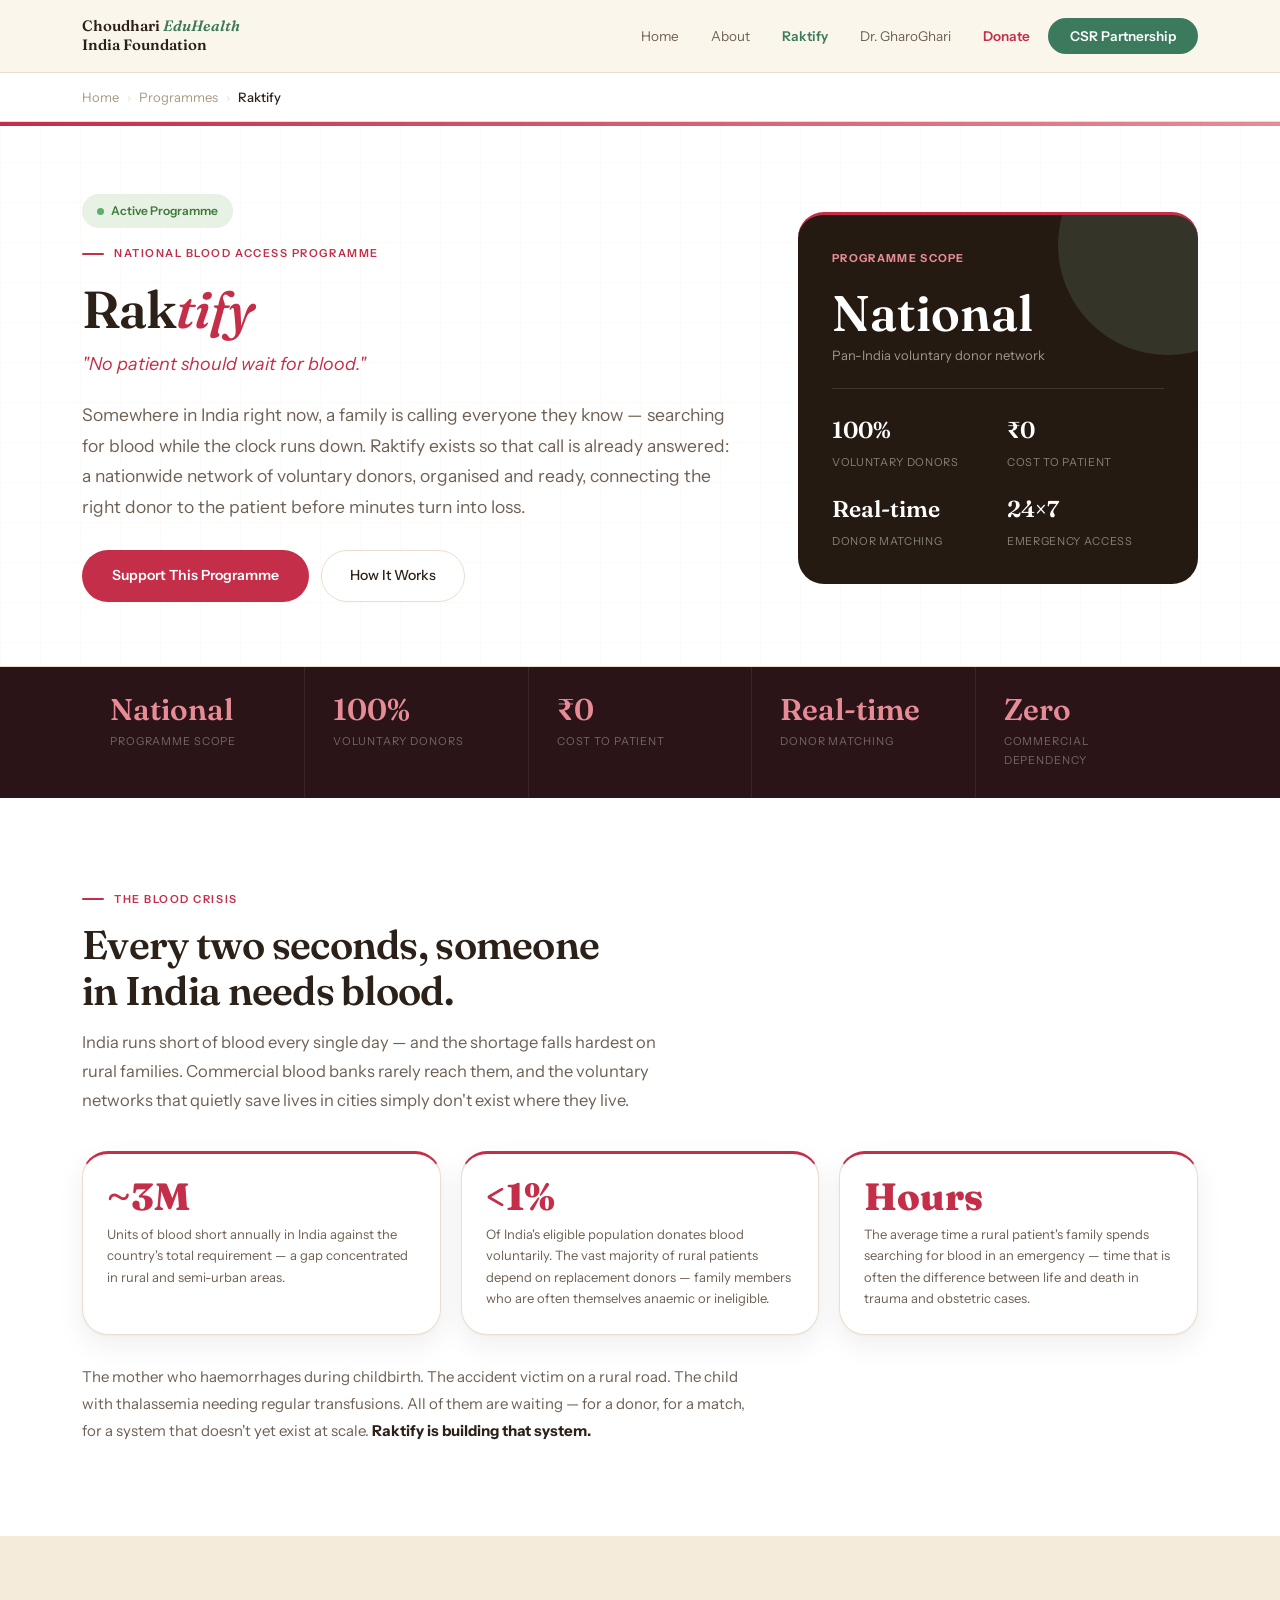
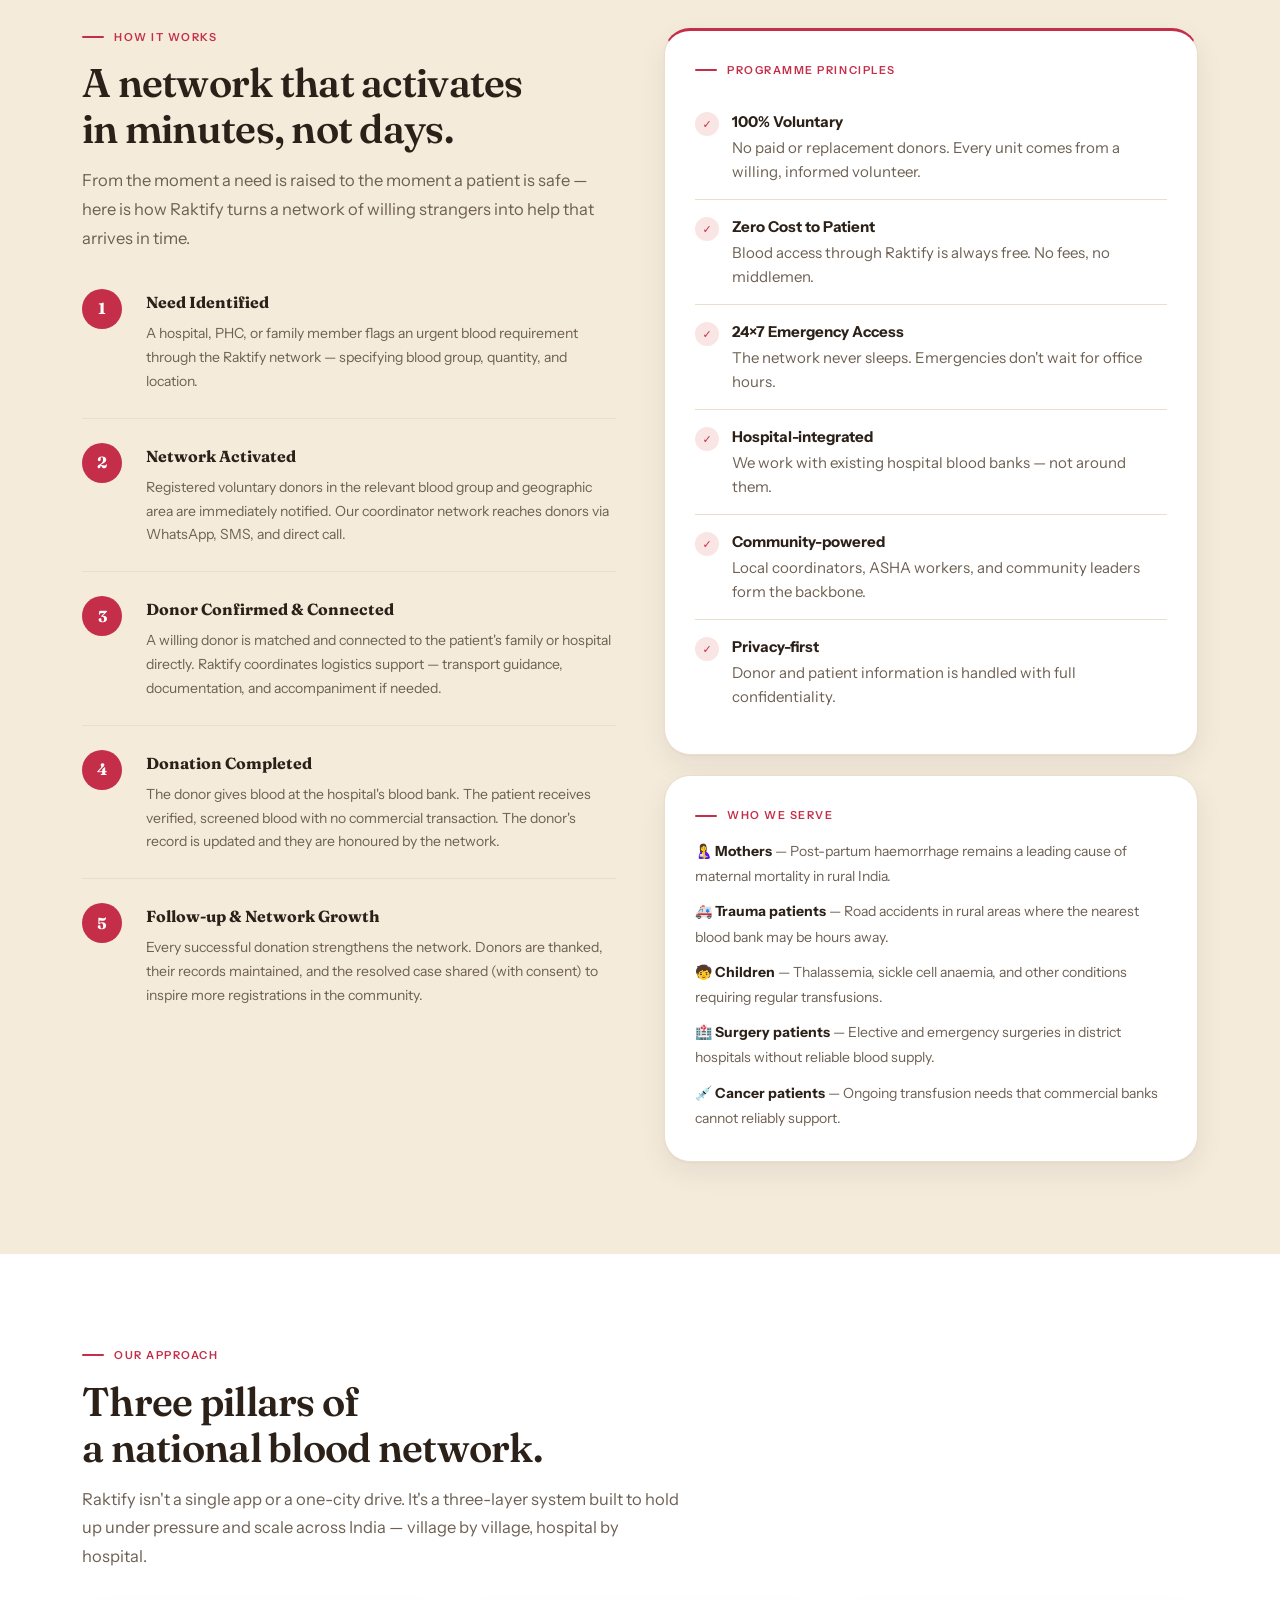
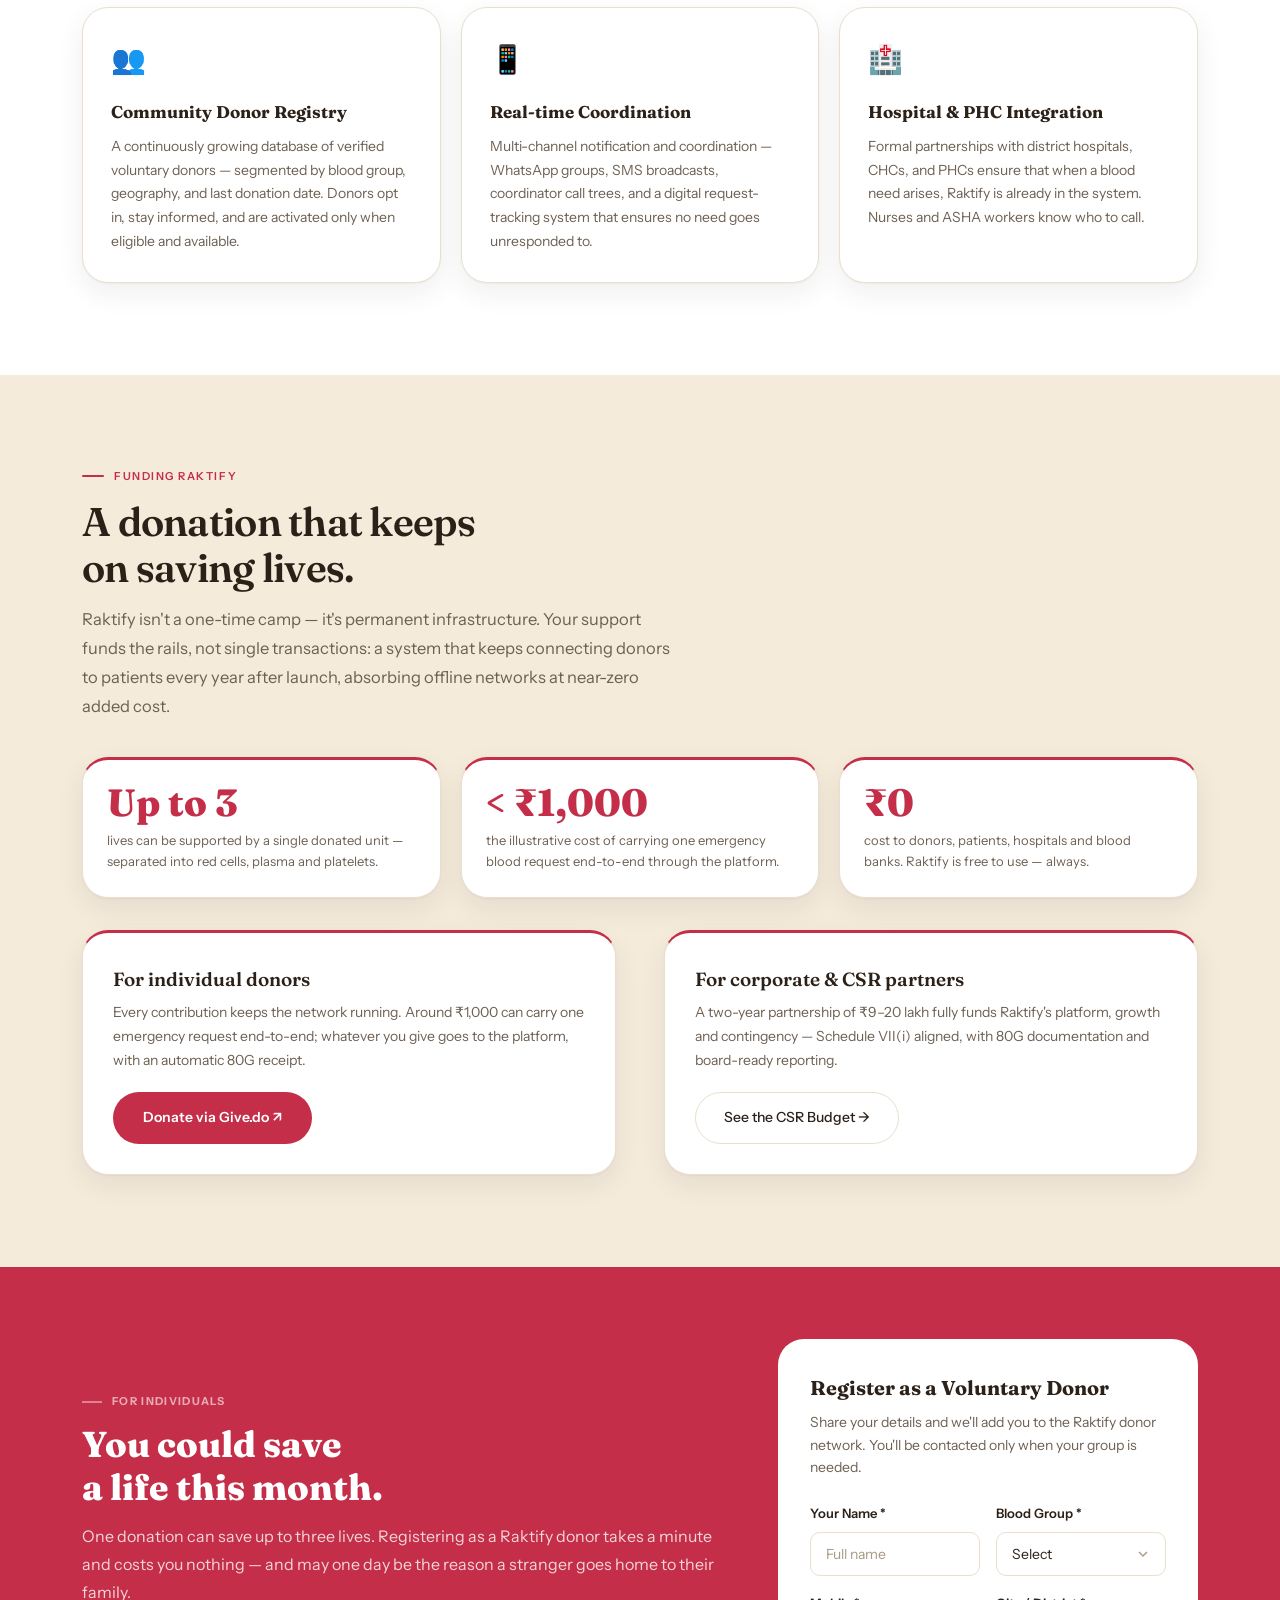
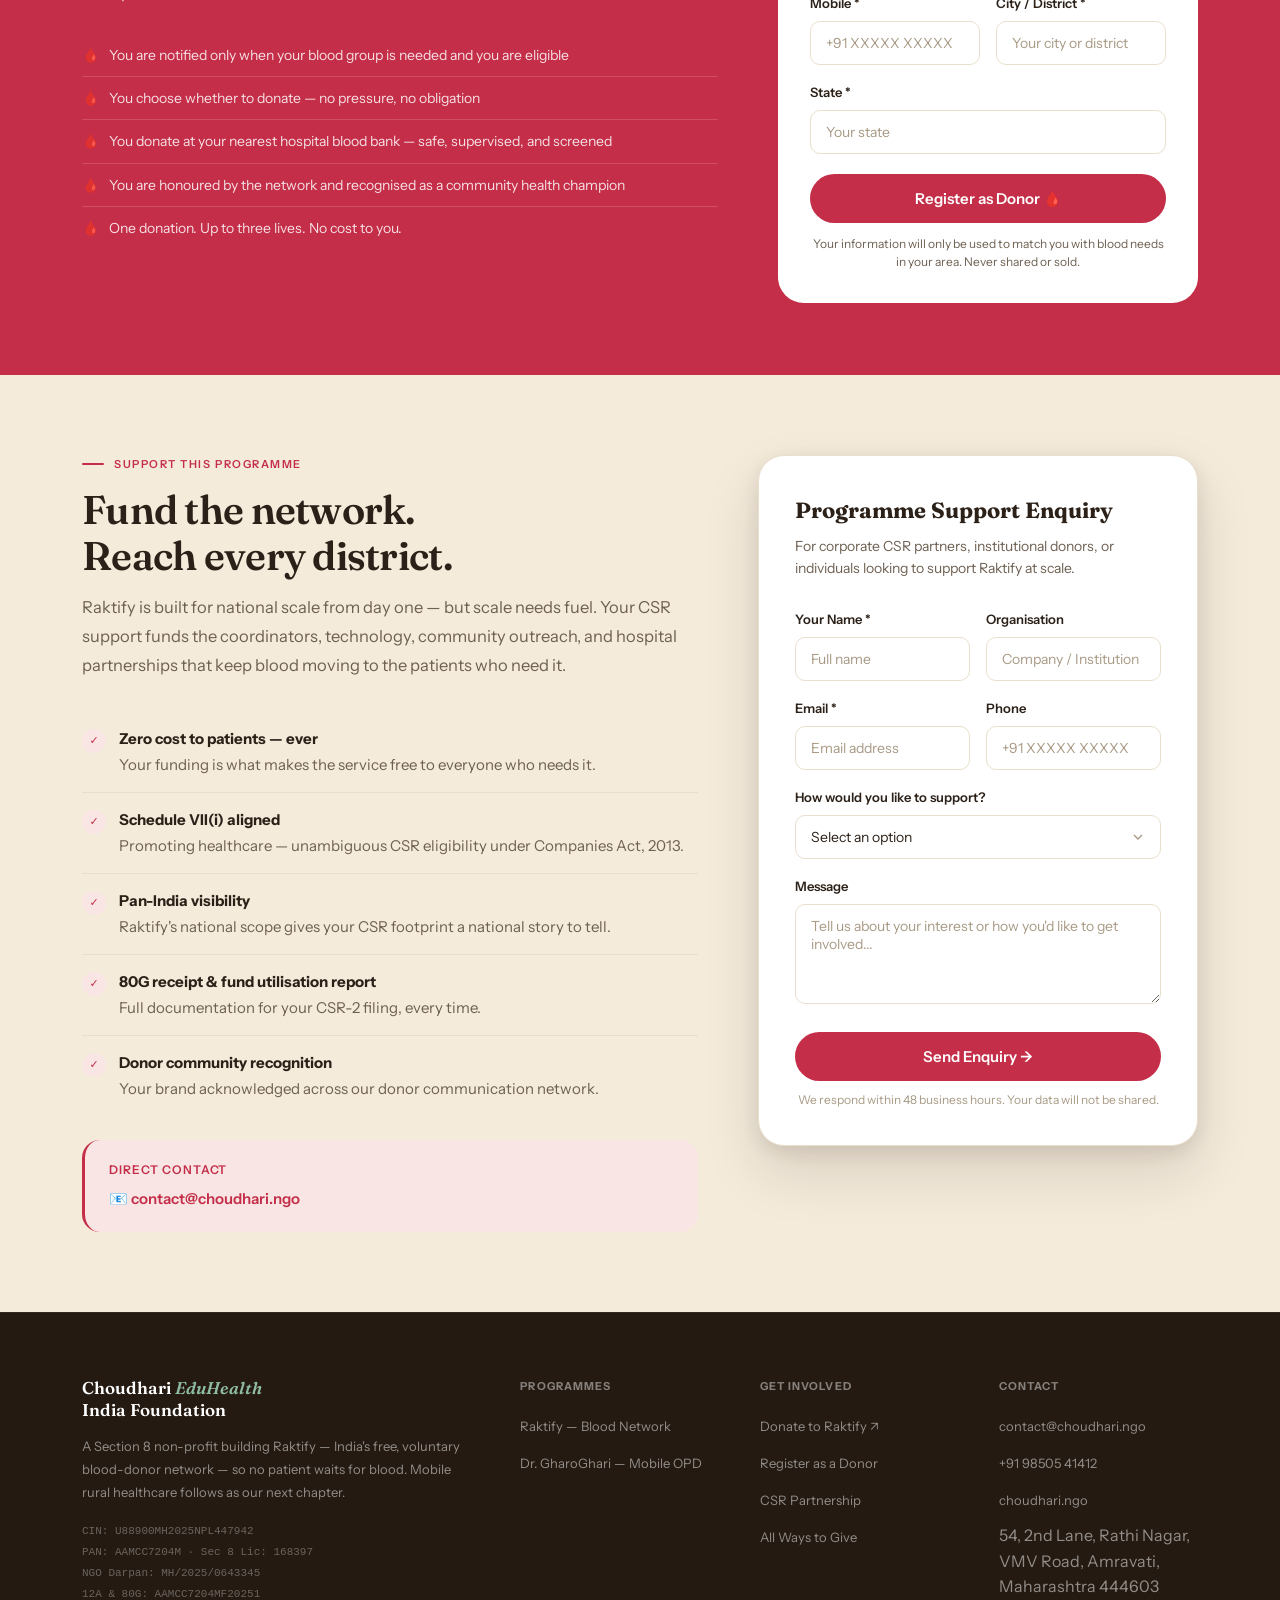
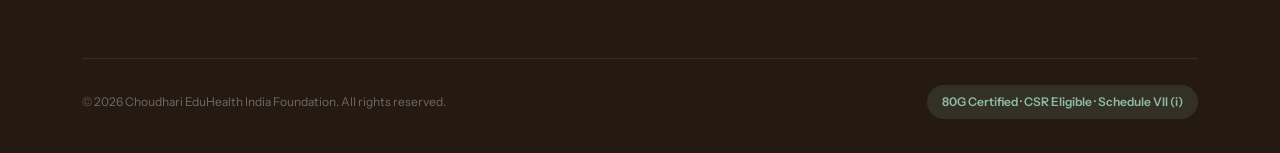
<file: raktify.html>
<!DOCTYPE html>
<html lang="en">
<head>
<meta charset="UTF-8">
<meta name="viewport" content="width=device-width, initial-scale=1.0">
<title>Raktify — National Donor Network | Choudhari EduHealth India Foundation</title>
<meta name="description" content="Raktify is a national voluntary blood donor coordination network eliminating emergency blood shortages across rural India. Support this programme.">
<link rel="preconnect" href="https://fonts.googleapis.com">
<link rel="preconnect" href="https://fonts.gstatic.com" crossorigin>
<link href="https://fonts.googleapis.com/css2?family=Fraunces:ital,opsz,wght@0,9..144,400;0,9..144,500;0,9..144,600;0,9..144,700;1,9..144,400;1,9..144,500;1,9..144,600&family=Instrument+Sans:wght@400;500;600&display=swap" rel="stylesheet">
<link rel="stylesheet" href="styles.css">
<style>
  /* Raktify uses crimson as accent */
  .red-label { color: var(--red); }
  .red-label::before { background: var(--red) !important; }

  .prog-tagline { font-size: 18px; color: var(--red); font-style: italic; margin-top: -8px; margin-bottom: 20px; }

  .blood-hero { background: white; border-bottom: 1px solid var(--gray-100); position: relative; overflow: hidden; }
  .blood-hero-accent { position: absolute; top: 0; left: 0; right: 0; height: 4px; background: linear-gradient(90deg, var(--red), #E78C97); }
  .blood-hero-grid { position: absolute; inset: 0; background-image: linear-gradient(var(--red) 1px, transparent 1px), linear-gradient(90deg, var(--red) 1px, transparent 1px); background-size: 40px 40px; opacity: 0.02; pointer-events: none; }

  .crisis-cards { display: grid; grid-template-columns: repeat(3,1fr); gap: 20px; margin-top: 36px; }
  .crisis-card { background: white; border: 1px solid var(--gray-100); border-radius: var(--radius-lg); padding: 24px; box-shadow: var(--shadow-card); border-top: 3px solid var(--red); }
  .crisis-num { font-family: var(--font-display); font-size: 38px; font-weight: 800; color: var(--red); line-height: 1; margin-bottom: 8px; }
  .crisis-label { font-size: 13px; color: var(--text-secondary); line-height: 1.65; }

  .two-col { display: grid; grid-template-columns: 1fr 1fr; gap: 48px; align-items: start; }

  .how-step-red { display: flex; gap: 24px; align-items: flex-start; padding: 24px 0; border-bottom: 1px solid var(--gray-100); }
  .how-step-red:last-child { border-bottom: none; padding-bottom: 0; }
  .how-step-red:first-child { padding-top: 0; }
  .how-num-red { width: 40px; height: 40px; border-radius: 50%; background: var(--red); color: white; font-family: var(--font-display); font-size: 16px; font-weight: 700; display: flex; align-items: center; justify-content: center; flex-shrink: 0; }
  .how-title-r { font-family: var(--font-display); font-weight: 700; font-size: 16px; color: var(--navy); margin-bottom: 6px; }
  .how-desc-r { font-size: 14px; color: var(--text-secondary); line-height: 1.7; }

  .pillars-grid { display: grid; grid-template-columns: repeat(3,1fr); gap: 20px; margin-top: 36px; }
  .pillar-card { background: white; border: 1px solid var(--gray-100); border-radius: var(--radius-lg); padding: 28px; box-shadow: var(--shadow-card); }
  .pillar-icon { font-size: 28px; margin-bottom: 14px; }
  .pillar-title { font-family: var(--font-display); font-size: 17px; font-weight: 700; color: var(--navy); margin-bottom: 8px; }
  .pillar-desc { font-size: 14px; color: var(--text-secondary); line-height: 1.7; }

  .blood-strip { background: #2A1418; }
  .blood-strip .strip-stat-n { color: #E78C97; }
  .blood-strip .strip-stat-l { color: rgba(255,255,255,0.35); }

  .volunteer-section { background: var(--red); padding: 72px 0; }
  .volunteer-inner { max-width: var(--max-w); margin: 0 auto; padding: 0 32px; display: grid; grid-template-columns: 1fr 420px; gap: 60px; align-items: center; }
  .volunteer-title { font-family: var(--font-display); font-size: 36px; font-weight: 800; color: white; margin-bottom: 12px; line-height: 1.2; }
  .volunteer-sub { font-size: 16px; color: rgba(255,255,255,0.8); line-height: 1.75; margin-bottom: 28px; }
  .volunteer-list { list-style: none; }
  .volunteer-list li { display: flex; gap: 10px; align-items: flex-start; font-size: 14px; color: rgba(255,255,255,0.85); padding: 10px 0; border-bottom: 1px solid rgba(255,255,255,0.15); line-height: 1.6; }
  .volunteer-list li:last-child { border-bottom: none; }
  .volunteer-list li::before { content: '🩸'; flex-shrink: 0; }
  .volunteer-card { background: white; border-radius: var(--radius-lg); padding: 32px; }
  .volunteer-card-title { font-family: var(--font-display); font-size: 20px; font-weight: 700; color: var(--navy); margin-bottom: 6px; }
  .volunteer-card-sub { font-size: 14px; color: var(--text-secondary); margin-bottom: 24px; line-height: 1.6; }

  .support-section { background: var(--gray-50); padding: 80px 0; }
  .support-wrap { max-width: var(--max-w); margin: 0 auto; padding: 0 32px; display: grid; grid-template-columns: 1fr 440px; gap: 60px; align-items: start; }
  .form-card { background: white; border: 1px solid var(--gray-100); border-radius: var(--radius-lg); padding: 36px; box-shadow: var(--shadow-lg); }
  .form-card-title { font-family: var(--font-display); font-size: 22px; font-weight: 700; color: var(--navy); margin-bottom: 6px; }
  .form-card-sub { font-size: 14px; color: var(--text-secondary); margin-bottom: 28px; line-height: 1.6; }

  @media (max-width: 960px) {
    .two-col { grid-template-columns: 1fr; }
    .crisis-cards { grid-template-columns: 1fr 1fr; }
    .pillars-grid { grid-template-columns: 1fr 1fr; }
    .volunteer-inner { grid-template-columns: 1fr; }
    .support-wrap { grid-template-columns: 1fr; }
  }
  @media (max-width: 640px) {
    .crisis-cards { grid-template-columns: 1fr; }
    .pillars-grid { grid-template-columns: 1fr; }
  }
</style>
</head>
<body>

<nav class="nav">
  <div class="nav-inner">
    <a class="nav-logo" href="index.html">Choudhari <span>EduHealth</span><br>India Foundation</a>
    <ul class="nav-links">
      <li><a href="index.html">Home</a></li>
      <li><a href="index.html#about">About</a></li>
      <li><a href="raktify.html" class="active">Raktify</a></li>
      <li><a href="dr-gharoghari.html">Dr. GharoGhari</a></li>
      <li><a href="donate.html" style="color:var(--red);font-weight:600;">Donate</a></li>
      <li><a href="csr-partnership.html" class="nav-cta">CSR Partnership</a></li>
    </ul>
  </div>
</nav>

<div class="breadcrumb">
  <div class="breadcrumb-inner">
    <a href="index.html">Home</a>
    <span class="breadcrumb-sep">›</span>
    <a href="index.html#programmes">Programmes</a>
    <span class="breadcrumb-sep">›</span>
    <span class="breadcrumb-current">Raktify</span>
  </div>
</div>

<!-- HERO -->
<section class="blood-hero page-hero">
  <div class="blood-hero-accent"></div>
  <div class="blood-hero-grid"></div>
  <div class="page-hero-inner two-col">
    <div>
      <span class="status-badge active">Active Programme</span>
      <div class="section-label red-label" style="margin-top:16px;">National Blood Access Programme</div>
      <h1>Rak<span class="red">tify</span></h1>
      <div class="prog-tagline">"No patient should wait for blood."</div>
      <p class="page-hero-sub">Somewhere in India right now, a family is calling everyone they know — searching for blood while the clock runs down. Raktify exists so that call is already answered: a nationwide network of voluntary donors, organised and ready, connecting the right donor to the patient before minutes turn into loss.</p>
      <div class="btn-row">
        <a href="#support" class="btn-primary red">Support This Programme</a>
        <a href="#how-it-works" class="btn-outline">How It Works</a>
      </div>
    </div>
    <div class="info-card-dark" style="border-top: 3px solid var(--red);">
      <div class="info-card-dark-label" style="color: #E78C97;">Programme Scope</div>
      <div class="info-card-dark-stat-n">National</div>
      <div class="info-card-dark-stat-l">Pan-India voluntary donor network</div>
      <div class="info-card-dark-divider"></div>
      <div class="info-card-dark-grid">
        <div>
          <div class="info-card-dark-mini-n">100%</div>
          <div class="info-card-dark-mini-l">Voluntary donors</div>
        </div>
        <div>
          <div class="info-card-dark-mini-n">₹0</div>
          <div class="info-card-dark-mini-l">Cost to patient</div>
        </div>
        <div>
          <div class="info-card-dark-mini-n">Real-time</div>
          <div class="info-card-dark-mini-l">Donor matching</div>
        </div>
        <div>
          <div class="info-card-dark-mini-n">24×7</div>
          <div class="info-card-dark-mini-l">Emergency access</div>
        </div>
      </div>
    </div>
  </div>
</section>

<!-- STATS STRIP -->
<div class="stats-strip blood-strip">
  <div class="stats-strip-inner">
    <div class="strip-stat"><div class="strip-stat-n red">National</div><div class="strip-stat-l">Programme Scope</div></div>
    <div class="strip-stat"><div class="strip-stat-n red">100%</div><div class="strip-stat-l">Voluntary Donors</div></div>
    <div class="strip-stat"><div class="strip-stat-n red">₹0</div><div class="strip-stat-l">Cost to Patient</div></div>
    <div class="strip-stat"><div class="strip-stat-n red">Real-time</div><div class="strip-stat-l">Donor Matching</div></div>
    <div class="strip-stat"><div class="strip-stat-n red">Zero</div><div class="strip-stat-l">Commercial Dependency</div></div>
  </div>
</div>

<!-- THE CRISIS -->
<section class="section" style="background:white;">
  <div class="section-inner">
    <div class="section-label red-label">The Blood Crisis</div>
    <h2 class="section-h">Every two seconds, someone<br>in India needs blood.</h2>
    <p class="section-sub">India runs short of blood every single day — and the shortage falls hardest on rural families. Commercial blood banks rarely reach them, and the voluntary networks that quietly save lives in cities simply don't exist where they live.</p>
    <div class="crisis-cards">
      <div class="crisis-card">
        <div class="crisis-num">~3M</div>
        <div class="crisis-label">Units of blood short annually in India against the country's total requirement — a gap concentrated in rural and semi-urban areas.</div>
      </div>
      <div class="crisis-card">
        <div class="crisis-num">&lt;1%</div>
        <div class="crisis-label">Of India's eligible population donates blood voluntarily. The vast majority of rural patients depend on replacement donors — family members who are often themselves anaemic or ineligible.</div>
      </div>
      <div class="crisis-card">
        <div class="crisis-num">Hours</div>
        <div class="crisis-label">The average time a rural patient's family spends searching for blood in an emergency — time that is often the difference between life and death in trauma and obstetric cases.</div>
      </div>
    </div>
    <p style="margin-top:28px; font-size:15px; color:var(--text-secondary); line-height:1.8; max-width:680px;">The mother who haemorrhages during childbirth. The accident victim on a rural road. The child with thalassemia needing regular transfusions. All of them are waiting — for a donor, for a match, for a system that doesn't yet exist at scale. <strong style="color:var(--navy);">Raktify is building that system.</strong></p>
  </div>
</section>

<!-- HOW IT WORKS -->
<section class="section" id="how-it-works" style="background:var(--gray-50);">
  <div class="section-inner">
    <div class="two-col">
      <div>
        <div class="section-label red-label">How It Works</div>
        <h2 class="section-h">A network that activates<br>in minutes, not days.</h2>
        <p class="section-sub">From the moment a need is raised to the moment a patient is safe — here is how Raktify turns a network of willing strangers into help that arrives in time.</p>
        <div style="margin-top:36px;">
          <div class="how-step-red">
            <div class="how-num-red">1</div>
            <div>
              <div class="how-title-r">Need Identified</div>
              <div class="how-desc-r">A hospital, PHC, or family member flags an urgent blood requirement through the Raktify network — specifying blood group, quantity, and location.</div>
            </div>
          </div>
          <div class="how-step-red">
            <div class="how-num-red">2</div>
            <div>
              <div class="how-title-r">Network Activated</div>
              <div class="how-desc-r">Registered voluntary donors in the relevant blood group and geographic area are immediately notified. Our coordinator network reaches donors via WhatsApp, SMS, and direct call.</div>
            </div>
          </div>
          <div class="how-step-red">
            <div class="how-num-red">3</div>
            <div>
              <div class="how-title-r">Donor Confirmed &amp; Connected</div>
              <div class="how-desc-r">A willing donor is matched and connected to the patient's family or hospital directly. Raktify coordinates logistics support — transport guidance, documentation, and accompaniment if needed.</div>
            </div>
          </div>
          <div class="how-step-red">
            <div class="how-num-red">4</div>
            <div>
              <div class="how-title-r">Donation Completed</div>
              <div class="how-desc-r">The donor gives blood at the hospital's blood bank. The patient receives verified, screened blood with no commercial transaction. The donor's record is updated and they are honoured by the network.</div>
            </div>
          </div>
          <div class="how-step-red">
            <div class="how-num-red">5</div>
            <div>
              <div class="how-title-r">Follow-up &amp; Network Growth</div>
              <div class="how-desc-r">Every successful donation strengthens the network. Donors are thanked, their records maintained, and the resolved case shared (with consent) to inspire more registrations in the community.</div>
            </div>
          </div>
        </div>
      </div>
      <div>
        <div class="card" style="margin-bottom:20px; border-top:3px solid var(--red);">
          <div class="section-label red-label">Programme Principles</div>
          <ul class="check-list" style="margin-top:16px;">
            <li><div class="check-icon" style="background:var(--red-light);color:var(--red);">✓</div><div><strong>100% Voluntary</strong> No paid or replacement donors. Every unit comes from a willing, informed volunteer.</div></li>
            <li><div class="check-icon" style="background:var(--red-light);color:var(--red);">✓</div><div><strong>Zero Cost to Patient</strong> Blood access through Raktify is always free. No fees, no middlemen.</div></li>
            <li><div class="check-icon" style="background:var(--red-light);color:var(--red);">✓</div><div><strong>24×7 Emergency Access</strong> The network never sleeps. Emergencies don't wait for office hours.</div></li>
            <li><div class="check-icon" style="background:var(--red-light);color:var(--red);">✓</div><div><strong>Hospital-integrated</strong> We work with existing hospital blood banks — not around them.</div></li>
            <li><div class="check-icon" style="background:var(--red-light);color:var(--red);">✓</div><div><strong>Community-powered</strong> Local coordinators, ASHA workers, and community leaders form the backbone.</div></li>
            <li><div class="check-icon" style="background:var(--red-light);color:var(--red);">✓</div><div><strong>Privacy-first</strong> Donor and patient information is handled with full confidentiality.</div></li>
          </ul>
        </div>
        <div class="card">
          <div class="section-label red-label">Who We Serve</div>
          <div style="margin-top:12px; font-size:14px; color:var(--text-secondary); line-height:1.8;">
            <div style="margin-bottom:10px;">🤱 <strong style="color:var(--navy);">Mothers</strong> — Post-partum haemorrhage remains a leading cause of maternal mortality in rural India.</div>
            <div style="margin-bottom:10px;">🚑 <strong style="color:var(--navy);">Trauma patients</strong> — Road accidents in rural areas where the nearest blood bank may be hours away.</div>
            <div style="margin-bottom:10px;">🧒 <strong style="color:var(--navy);">Children</strong> — Thalassemia, sickle cell anaemia, and other conditions requiring regular transfusions.</div>
            <div style="margin-bottom:10px;">🏥 <strong style="color:var(--navy);">Surgery patients</strong> — Elective and emergency surgeries in district hospitals without reliable blood supply.</div>
            <div>💉 <strong style="color:var(--navy);">Cancer patients</strong> — Ongoing transfusion needs that commercial banks cannot reliably support.</div>
          </div>
        </div>
      </div>
    </div>
  </div>
</section>

<!-- THREE PILLARS -->
<section class="section" style="background:white;">
  <div class="section-inner">
    <div class="section-label red-label">Our Approach</div>
    <h2 class="section-h">Three pillars of<br>a national blood network.</h2>
    <p class="section-sub">Raktify isn't a single app or a one-city drive. It's a three-layer system built to hold up under pressure and scale across India — village by village, hospital by hospital.</p>
    <div class="pillars-grid">
      <div class="pillar-card">
        <div class="pillar-icon">👥</div>
        <div class="pillar-title">Community Donor Registry</div>
        <div class="pillar-desc">A continuously growing database of verified voluntary donors — segmented by blood group, geography, and last donation date. Donors opt in, stay informed, and are activated only when eligible and available.</div>
      </div>
      <div class="pillar-card">
        <div class="pillar-icon">📱</div>
        <div class="pillar-title">Real-time Coordination</div>
        <div class="pillar-desc">Multi-channel notification and coordination — WhatsApp groups, SMS broadcasts, coordinator call trees, and a digital request-tracking system that ensures no need goes unresponded to.</div>
      </div>
      <div class="pillar-card">
        <div class="pillar-icon">🏥</div>
        <div class="pillar-title">Hospital &amp; PHC Integration</div>
        <div class="pillar-desc">Formal partnerships with district hospitals, CHCs, and PHCs ensure that when a blood need arises, Raktify is already in the system. Nurses and ASHA workers know who to call.</div>
      </div>
    </div>
  </div>
</section>

<!-- WHAT YOUR SUPPORT BUILDS -->
<section class="section" style="background:var(--gray-50);">
  <div class="section-inner">
    <div class="section-label red-label">Funding Raktify</div>
    <h2 class="section-h">A donation that keeps<br>on saving lives.</h2>
    <p class="section-sub">Raktify isn't a one-time camp — it's permanent infrastructure. Your support funds the rails, not single transactions: a system that keeps connecting donors to patients every year after launch, absorbing offline networks at near-zero added cost.</p>
    <div class="crisis-cards">
      <div class="crisis-card">
        <div class="crisis-num">Up to 3</div>
        <div class="crisis-label">lives can be supported by a single donated unit — separated into red cells, plasma and platelets.</div>
      </div>
      <div class="crisis-card">
        <div class="crisis-num">&lt; ₹1,000</div>
        <div class="crisis-label">the illustrative cost of carrying one emergency blood request end-to-end through the platform.</div>
      </div>
      <div class="crisis-card">
        <div class="crisis-num">₹0</div>
        <div class="crisis-label">cost to donors, patients, hospitals and blood banks. Raktify is free to use — always.</div>
      </div>
    </div>
    <div class="two-col" style="margin-top:32px;">
      <div class="card" style="border-top:3px solid var(--red);">
        <div style="font-family:var(--font-display); font-size:19px; font-weight:600; color:var(--navy); margin-bottom:6px;">For individual donors</div>
        <p style="font-size:14px; color:var(--text-secondary); line-height:1.7; margin-bottom:20px;">Every contribution keeps the network running. Around ₹1,000 can carry one emergency request end-to-end; whatever you give goes to the platform, with an automatic 80G receipt.</p>
        <a href="https://r.give.do/JapPvIUZ" target="_blank" rel="noopener" class="btn-primary red">Donate via Give.do ↗</a>
      </div>
      <div class="card" style="border-top:3px solid var(--red);">
        <div style="font-family:var(--font-display); font-size:19px; font-weight:600; color:var(--navy); margin-bottom:6px;">For corporate &amp; CSR partners</div>
        <p style="font-size:14px; color:var(--text-secondary); line-height:1.7; margin-bottom:20px;">A two-year partnership of ₹9–20 lakh fully funds Raktify's platform, growth and contingency — Schedule VII(i) aligned, with 80G documentation and board-ready reporting.</p>
        <a href="csr-partnership.html" class="btn-outline">See the CSR Budget →</a>
      </div>
    </div>
  </div>
</section>

<!-- BECOME A DONOR CTA -->
<section class="volunteer-section" id="register">
  <div class="volunteer-inner">
    <div>
      <div style="font-size:11px; font-weight:700; letter-spacing:0.12em; text-transform:uppercase; color:rgba(255,255,255,0.6); margin-bottom:12px; display:flex; align-items:center; gap:10px;"><span style="display:block; width:20px; height:2px; background:rgba(255,255,255,0.4);"></span>For Individuals</div>
      <div class="volunteer-title">You could save<br>a life this month.</div>
      <div class="volunteer-sub">One donation can save up to three lives. Registering as a Raktify donor takes a minute and costs you nothing — and may one day be the reason a stranger goes home to their family.</div>
      <ul class="volunteer-list">
        <li>You are notified only when your blood group is needed and you are eligible</li>
        <li>You choose whether to donate — no pressure, no obligation</li>
        <li>You donate at your nearest hospital blood bank — safe, supervised, and screened</li>
        <li>You are honoured by the network and recognised as a community health champion</li>
        <li>One donation. Up to three lives. No cost to you.</li>
      </ul>
    </div>
    <div class="volunteer-card">
      <div class="volunteer-card-title">Register as a Voluntary Donor</div>
      <div class="volunteer-card-sub">Share your details and we'll add you to the Raktify donor network. You'll be contacted only when your group is needed.</div>
      <form action="https://formspree.io/f/xwvajwyn" method="POST" id="donor-form">
        <input type="hidden" name="form_source" value="Raktify Donor Registration">
        <div class="form-row">
          <div class="form-field">
            <label class="form-label">Your Name *</label>
            <input class="form-input" type="text" name="name" required placeholder="Full name">
          </div>
          <div class="form-field">
            <label class="form-label">Blood Group *</label>
            <select class="form-select" name="blood_group" required>
              <option value="" disabled selected>Select</option>
              <option>A+</option><option>A−</option>
              <option>B+</option><option>B−</option>
              <option>O+</option><option>O−</option>
              <option>AB+</option><option>AB−</option>
              <option>Not sure</option>
            </select>
          </div>
        </div>
        <div class="form-row">
          <div class="form-field">
            <label class="form-label">Mobile *</label>
            <input class="form-input" type="tel" name="phone" required placeholder="+91 XXXXX XXXXX">
          </div>
          <div class="form-field">
            <label class="form-label">City / District *</label>
            <input class="form-input" type="text" name="city" required placeholder="Your city or district">
          </div>
        </div>
        <div class="form-field">
          <label class="form-label">State *</label>
          <input class="form-input" type="text" name="state" required placeholder="Your state">
        </div>
        <button type="submit" class="form-submit red" style="background:var(--red);">Register as Donor 🩸</button>
        <div class="form-note" style="margin-top:12px; font-size:12px; color:var(--gray-600);">Your information will only be used to match you with blood needs in your area. Never shared or sold.</div>
      </form>
      <div class="form-success" id="donor-success" style="display:none;">
        <div class="form-success-icon">🩸</div>
        <div class="form-success-title">You're registered!</div>
        <div class="form-success-desc">Thank you for joining Raktify. You'll be contacted when your blood group is needed in your area. You are making a real difference.</div>
      </div>
    </div>
  </div>
</section>

<!-- CSR / SUPPORT FORM -->
<section id="support" class="support-section">
  <div class="support-wrap">
    <div>
      <div class="section-label red-label">Support This Programme</div>
      <h2 class="section-h">Fund the network.<br>Reach every district.</h2>
      <p class="section-sub">Raktify is built for national scale from day one — but scale needs fuel. Your CSR support funds the coordinators, technology, community outreach, and hospital partnerships that keep blood moving to the patients who need it.</p>
      <div style="margin-top:32px;">
        <ul class="check-list">
          <li><div class="check-icon" style="background:var(--red-light);color:var(--red);">✓</div><div><strong>Zero cost to patients — ever</strong> Your funding is what makes the service free to everyone who needs it.</div></li>
          <li><div class="check-icon" style="background:var(--red-light);color:var(--red);">✓</div><div><strong>Schedule VII(i) aligned</strong> Promoting healthcare — unambiguous CSR eligibility under Companies Act, 2013.</div></li>
          <li><div class="check-icon" style="background:var(--red-light);color:var(--red);">✓</div><div><strong>Pan-India visibility</strong> Raktify's national scope gives your CSR footprint a national story to tell.</div></li>
          <li><div class="check-icon" style="background:var(--red-light);color:var(--red);">✓</div><div><strong>80G receipt &amp; fund utilisation report</strong> Full documentation for your CSR-2 filing, every time.</div></li>
          <li><div class="check-icon" style="background:var(--red-light);color:var(--red);">✓</div><div><strong>Donor community recognition</strong> Your brand acknowledged across our donor communication network.</div></li>
        </ul>
        <div style="margin-top:24px; padding:20px 24px; background:var(--red-light); border-radius:var(--radius-md); border-left:3px solid var(--red);">
          <div style="font-size:12px; font-weight:600; text-transform:uppercase; letter-spacing:0.08em; color:var(--red); margin-bottom:6px;">Direct Contact</div>
          <div style="font-size:15px; color:var(--navy);">📧 <a href="mailto:contact@choudhari.ngo" style="color:var(--red); font-weight:600; text-decoration:none;">contact@choudhari.ngo</a></div>
        </div>
      </div>
    </div>

    <div class="form-card" id="support-form-container">
      <div class="form-card-title">Programme Support Enquiry</div>
      <div class="form-card-sub">For corporate CSR partners, institutional donors, or individuals looking to support Raktify at scale.</div>
      <form action="https://formspree.io/f/xwvajwyn" method="POST" id="support-form">
        <input type="hidden" name="form_source" value="Raktify Support Enquiry">
        <div class="form-row">
          <div class="form-field">
            <label class="form-label">Your Name *</label>
            <input class="form-input" type="text" name="name" required placeholder="Full name">
          </div>
          <div class="form-field">
            <label class="form-label">Organisation</label>
            <input class="form-input" type="text" name="organisation" placeholder="Company / Institution">
          </div>
        </div>
        <div class="form-row">
          <div class="form-field">
            <label class="form-label">Email *</label>
            <input class="form-input" type="email" name="email" required placeholder="Email address">
          </div>
          <div class="form-field">
            <label class="form-label">Phone</label>
            <input class="form-input" type="tel" name="phone" placeholder="+91 XXXXX XXXXX">
          </div>
        </div>
        <div class="form-field">
          <label class="form-label">How would you like to support?</label>
          <select class="form-select" name="support_type">
            <option value="" disabled selected>Select an option</option>
            <option>CSR Funding — Corporate</option>
            <option>Individual / Philanthropic Donation</option>
            <option>Technology Support or Platform Partnership</option>
            <option>Hospital / PHC Onboarding Partnership</option>
            <option>Volunteer Coordinator Network</option>
            <option>Other — I'll explain in message</option>
          </select>
        </div>
        <div class="form-field">
          <label class="form-label">Message</label>
          <textarea class="form-input textarea" name="message" placeholder="Tell us about your interest or how you'd like to get involved..."></textarea>
        </div>
        <button type="submit" class="form-submit red" style="background:var(--red);">Send Enquiry →</button>
        <div class="form-note">We respond within 48 business hours. Your data will not be shared.</div>
      </form>
      <div class="form-success" id="support-success" style="display:none;">
        <div class="form-success-icon">🩸</div>
        <div class="form-success-title">Thank you!</div>
        <div class="form-success-desc">We've received your enquiry and will be in touch within 48 hours.<br><br>Email us directly: <a href="mailto:contact@choudhari.ngo" style="color:var(--red);">contact@choudhari.ngo</a></div>
      </div>
    </div>
  </div>
</section>

<footer>
  <div class="footer-inner">
    <div class="footer-grid">
      <div>
        <div class="footer-logo">Choudhari <span>EduHealth</span><br>India Foundation</div>
        <div class="footer-desc">A Section 8 non-profit building Raktify — India's free, voluntary blood-donor network — so no patient waits for blood. Mobile rural healthcare follows as our next chapter.</div>
        <div class="footer-reg">CIN: U88900MH2025NPL447942<br>PAN: AAMCC7204M &middot; Sec 8 Lic: 168397<br>NGO Darpan: MH/2025/0643345<br>12A &amp; 80G: AAMCC7204MF20251</div>
      </div>
      <div>
        <div class="footer-col-title">Programmes</div>
        <ul class="footer-col-links">
          <li><a href="raktify.html">Raktify — Blood Network</a></li>
          <li><a href="dr-gharoghari.html">Dr. GharoGhari — Mobile OPD</a></li>
        </ul>
      </div>
      <div>
        <div class="footer-col-title">Get Involved</div>
        <ul class="footer-col-links">
          <li><a href="https://r.give.do/JapPvIUZ" target="_blank" rel="noopener">Donate to Raktify ↗</a></li>
          <li><a href="raktify.html#register">Register as a Donor</a></li>
          <li><a href="csr-partnership.html">CSR Partnership</a></li>
          <li><a href="donate.html">All Ways to Give</a></li>
        </ul>
      </div>
      <div>
        <div class="footer-col-title">Contact</div>
        <ul class="footer-col-links">
          <li><a href="mailto:contact@choudhari.ngo">contact@choudhari.ngo</a></li>
          <li><a href="tel:+919850541412">+91 98505 41412</a></li>
          <li><a href="https://choudhari.ngo">choudhari.ngo</a></li>
          <li style="color:rgba(255,255,255,0.5); line-height:1.6;">54, 2nd Lane, Rathi Nagar,<br>VMV Road, Amravati,<br>Maharashtra 444603</li>
        </ul>
      </div>
    </div>
    <div class="footer-bottom">
      <div class="footer-copy">&copy; 2026 Choudhari EduHealth India Foundation. All rights reserved.</div>
      <div class="footer-80g">80G Certified &middot; CSR Eligible &middot; Schedule VII (i)</div>
    </div>
  </div>
</footer>

<script>
  function wireForm(formId, successId) {
    const form = document.getElementById(formId);
    if (!form) return;
    form.addEventListener('submit', async (e) => {
      e.preventDefault();
      const btn = form.querySelector('button[type="submit"]');
      btn.textContent = 'Sending…'; btn.disabled = true;
      try {
        const res = await fetch(form.action, { method:'POST', body: new FormData(form), headers:{ Accept:'application/json' } });
        if (res.ok) { form.style.display='none'; document.getElementById(successId).style.display='block'; }
        else { btn.textContent = 'Error — please email us directly'; btn.disabled = false; }
      } catch { btn.textContent = 'Error — please email us directly'; btn.disabled = false; }
    });
  }
  wireForm('donor-form', 'donor-success');
  wireForm('support-form', 'support-success');
</script>
</body>
</html>
</file>
<file: styles.css>
@import url('https://fonts.googleapis.com/css2?family=Fraunces:ital,opsz,wght@0,9..144,400;0,9..144,500;0,9..144,600;0,9..144,700;1,9..144,400;1,9..144,500;1,9..144,600&family=Instrument+Sans:wght@400;500;600&display=swap');

/* ─── RESET & TOKENS ─── */
*, *::before, *::after { box-sizing: border-box; margin: 0; padding: 0; }

:root {
  /* ── warm & human palette ── */
  --paper:        #FBF6EC;
  --paper-warm:   #F4EBDB;
  --card:         #FFFFFF;
  --ink:          #2C2118;
  --ink-deep:     #241A12;
  --ink-soft:     #6E6052;
  --ink-faint:    #A89A85;
  --line:         #EADFCC;
  --line-soft:    #F1E9DA;

  --crimson:      #C42E48;
  --crimson-deep: #A11F38;
  --crimson-tint: #F8E5E4;
  --crimson-soft: #E78C97;

  --sage:         #3C7A5E;
  --sage-deep:    #2E6049;
  --sage-tint:    #E6EEE4;
  --sage-soft:    #8FBBA3;

  --gold:         #C8893A;

  /* ── legacy aliases — keep existing class refs working ── */
  --navy:           #2C2118;
  --navy-mid:       #38291C;
  --blue:           #3C7A5E;
  --blue-light:     #E6EEE4;
  --blue-mid:       #8FBBA3;
  --red:            #C42E48;
  --red-light:      #F8E5E4;
  --red-mid:        #E78C97;
  --gray-50:        #F4EBDB;
  --gray-100:       #EADFCC;
  --gray-400:       #A89A85;
  --gray-600:       #6E6052;
  --white:          #FFFFFF;
  --text-primary:   #2C2118;
  --text-secondary: #6E6052;

  --font-display: 'Fraunces', Georgia, 'Times New Roman', serif;
  --font-body:    'Instrument Sans', system-ui, -apple-system, sans-serif;

  --radius-sm:   10px;
  --radius-md:   18px;
  --radius-lg:   26px;
  --radius-pill: 999px;

  --shadow-card: 0 1px 2px rgba(44,33,24,0.04), 0 10px 28px rgba(44,33,24,0.07);
  --shadow-lg:   0 6px 18px rgba(44,33,24,0.10), 0 26px 56px rgba(44,33,24,0.13);
  --transition:  0.25s cubic-bezier(0.4, 0, 0.2, 1);
  --max-w:       1180px;
}

html { scroll-behavior: smooth; }

body {
  font-family: var(--font-body);
  background: var(--paper);
  color: var(--text-primary);
  line-height: 1.7;
  font-size: 16px;
  -webkit-font-smoothing: antialiased;
  -moz-osx-font-smoothing: grayscale;
}

/* ─── NAV ─── */
.nav {
  position: sticky;
  top: 0;
  z-index: 100;
  background: rgba(251,246,236,0.88);
  backdrop-filter: blur(14px);
  -webkit-backdrop-filter: blur(14px);
  border-bottom: 1px solid var(--line);
}
.nav-inner {
  max-width: var(--max-w);
  margin: 0 auto;
  padding: 0 32px;
  height: 72px;
  display: flex;
  align-items: center;
  justify-content: space-between;
  gap: 24px;
}
.nav-logo {
  font-family: var(--font-display);
  font-weight: 600;
  font-size: 15px;
  color: var(--ink);
  text-decoration: none;
  line-height: 1.25;
  flex-shrink: 0;
}
.nav-logo span { color: var(--sage); font-style: italic; }
.nav-links {
  display: flex;
  gap: 4px;
  list-style: none;
}
.nav-links a {
  font-size: 13.5px;
  color: var(--ink-soft);
  text-decoration: none;
  padding: 7px 14px;
  border-radius: var(--radius-pill);
  transition: var(--transition);
}
.nav-links a:hover { background: var(--paper-warm); color: var(--ink); }
.nav-links a.active { color: var(--sage); font-weight: 600; }
.nav-cta {
  background: var(--sage);
  color: white !important;
  padding: 10px 22px !important;
  border-radius: var(--radius-pill);
  font-weight: 600;
  font-size: 13.5px;
  text-decoration: none;
  transition: var(--transition);
  flex-shrink: 0;
  white-space: nowrap;
}
.nav-cta:hover { background: var(--sage-deep) !important; }

/* ─── BREADCRUMB ─── */
.breadcrumb {
  background: var(--card);
  border-bottom: 1px solid var(--line);
}
.breadcrumb-inner {
  max-width: var(--max-w);
  margin: 0 auto;
  padding: 13px 32px;
  display: flex;
  align-items: center;
  gap: 8px;
  font-size: 13px;
  color: var(--ink-faint);
}
.breadcrumb a { color: var(--ink-faint); text-decoration: none; transition: var(--transition); }
.breadcrumb a:hover { color: var(--sage); }
.breadcrumb-sep { color: var(--line); }
.breadcrumb-current { color: var(--ink); font-weight: 500; }

/* ─── SHARED LAYOUT ─── */
.section { padding: 92px 0; }
.section-inner { max-width: var(--max-w); margin: 0 auto; padding: 0 32px; }
.section-label {
  display: flex;
  align-items: center;
  gap: 10px;
  font-size: 11px;
  font-weight: 600;
  letter-spacing: 0.14em;
  text-transform: uppercase;
  color: var(--sage);
  margin-bottom: 14px;
}
.section-label::before { content: ''; display: block; width: 22px; height: 2px; background: var(--sage); border-radius: 2px; }
.section-label.red { color: var(--crimson); }
.section-label.red::before { background: var(--crimson); }
.section-h {
  font-family: var(--font-display);
  font-size: 40px;
  font-style: normal;
  letter-spacing: -0.018em;
  font-weight: 600;
  color: var(--ink);
  margin-bottom: 14px;
  line-height: 1.15;
}
.section-h em { font-style: italic; color: var(--sage); font-weight: 500; }
.section-h em.red { color: var(--crimson); }
.section-sub {
  font-size: 16.5px;
  color: var(--text-secondary);
  line-height: 1.75;
  max-width: 600px;
}

/* ─── BUTTONS ─── */
.btn-primary {
  display: inline-block;
  background: var(--sage);
  color: white;
  padding: 14px 30px;
  border-radius: var(--radius-pill);
  font-size: 14px;
  font-weight: 600;
  text-decoration: none;
  transition: var(--transition);
  border: none;
  cursor: pointer;
  font-family: var(--font-body);
}
.btn-primary:hover { background: var(--sage-deep); transform: translateY(-1px); }
.btn-primary.red { background: var(--crimson); }
.btn-primary.red:hover { background: var(--crimson-deep); }
.btn-outline {
  display: inline-block;
  background: var(--card);
  border: 1.5px solid var(--line);
  color: var(--ink);
  padding: 13px 28px;
  border-radius: var(--radius-pill);
  font-size: 14px;
  font-weight: 500;
  text-decoration: none;
  transition: var(--transition);
}
.btn-outline:hover { border-color: var(--ink-faint); background: var(--paper-warm); }
.btn-ghost {
  display: inline-flex;
  align-items: center;
  gap: 8px;
  font-size: 14px;
  font-weight: 600;
  color: var(--sage);
  text-decoration: none;
  transition: var(--transition);
}
.btn-ghost:hover { gap: 12px; }
.btn-ghost.red { color: var(--crimson); }
.btn-row { display: flex; gap: 12px; flex-wrap: wrap; align-items: center; }

/* ─── CARDS ─── */
.card {
  background: var(--card);
  border: 1px solid var(--line);
  border-radius: var(--radius-lg);
  padding: 30px;
  box-shadow: var(--shadow-card);
  transition: var(--transition);
}
.card:hover { box-shadow: var(--shadow-lg); transform: translateY(-2px); }

/* ─── FORM ELEMENTS ─── */
.form-field { margin-bottom: 16px; }
.form-label {
  display: block;
  font-size: 13px;
  font-weight: 600;
  color: var(--ink);
  margin-bottom: 7px;
}
.form-input {
  width: 100%;
  background: var(--card);
  border: 1.5px solid var(--line);
  color: var(--ink);
  padding: 12px 15px;
  border-radius: var(--radius-sm);
  font-family: var(--font-body);
  font-size: 14px;
  outline: none;
  transition: var(--transition);
}
.form-input:focus { border-color: var(--sage); box-shadow: 0 0 0 3px rgba(60,122,94,0.10); }
.form-input::placeholder { color: var(--ink-faint); }
.form-input.textarea { resize: vertical; min-height: 100px; }
.form-select {
  width: 100%;
  background: var(--card);
  border: 1.5px solid var(--line);
  color: var(--ink);
  padding: 12px 15px;
  border-radius: var(--radius-sm);
  font-family: var(--font-body);
  font-size: 14px;
  outline: none;
  cursor: pointer;
  transition: var(--transition);
  appearance: none;
  background-image: url("data:image/svg+xml,%3Csvg xmlns='http://www.w3.org/2000/svg' width='16' height='16' viewBox='0 0 24 24' fill='none' stroke='%23A89A85' stroke-width='2'%3E%3Cpath d='M6 9l6 6 6-6'/%3E%3C/svg%3E");
  background-repeat: no-repeat;
  background-position: right 14px center;
}
.form-select:focus { border-color: var(--sage); }
.form-row { display: grid; grid-template-columns: 1fr 1fr; gap: 16px; }
.form-submit {
  width: 100%;
  background: var(--sage);
  color: white;
  border: none;
  padding: 15px;
  border-radius: var(--radius-pill);
  font-family: var(--font-body);
  font-size: 15px;
  font-weight: 600;
  cursor: pointer;
  transition: var(--transition);
  margin-top: 4px;
}
.form-submit:hover { background: var(--sage-deep); }
.form-submit.red { background: var(--crimson); }
.form-submit.red:hover { background: var(--crimson-deep); }
.form-note { font-size: 12px; color: var(--ink-faint); margin-top: 10px; text-align: center; line-height: 1.5; }

/* ─── SUCCESS STATE ─── */
.form-success {
  display: none;
  text-align: center;
  padding: 40px 24px;
}
.form-success-icon { font-size: 40px; margin-bottom: 16px; }
.form-success-title { font-family: var(--font-display); font-size: 24px; font-weight: 600; color: var(--ink); margin-bottom: 8px; }
.form-success-desc { font-size: 14px; color: var(--text-secondary); line-height: 1.65; }

/* ─── TAGS / PILLS ─── */
.pill {
  display: inline-block;
  background: var(--sage-tint);
  color: var(--sage-deep);
  font-size: 11px;
  font-weight: 600;
  padding: 6px 13px;
  border-radius: var(--radius-pill);
}
.pill.red { background: var(--crimson-tint); color: var(--crimson-deep); }
.pill.green { background: #E7F1E4; color: #3F7A3C; }
.pill.amber { background: #FBF0D9; color: #9A6B1E; }
.pill-row { display: flex; flex-wrap: wrap; gap: 8px; }

/* ─── STATUS BADGE ─── */
.status-badge {
  display: inline-flex;
  align-items: center;
  gap: 7px;
  font-size: 12px;
  font-weight: 600;
  padding: 7px 15px;
  border-radius: var(--radius-pill);
}
.status-badge::before { content:''; width:7px; height:7px; border-radius:50%; }
.status-badge.upcoming { background: #FBF0D9; color: #9A6B1E; }
.status-badge.upcoming::before { background: var(--gold); }
.status-badge.active { background: #E7F1E4; color: #3F7A3C; }
.status-badge.active::before { background: #5BAE6B; animation: pulse 2s infinite; }
@keyframes pulse { 0%,100%{opacity:1} 50%{opacity:0.35} }

/* ─── DETAIL TABLE ─── */
.detail-table { background: var(--paper-warm); border-radius: var(--radius-md); padding: 4px 22px; }
.detail-row {
  display: flex;
  justify-content: space-between;
  align-items: baseline;
  gap: 24px;
  padding: 14px 0;
  border-bottom: 1px solid var(--line);
  font-size: 14px;
}
.detail-row:last-child { border-bottom: none; }
.detail-key { color: var(--ink-soft); flex-shrink: 0; }
.detail-val { font-weight: 600; color: var(--ink); text-align: right; }

/* ─── DIVIDER ─── */
.divider { height: 1px; background: var(--line); margin: 40px 0; }

/* ─── CHECK LIST ─── */
.check-list { list-style: none; }
.check-list li {
  display: flex;
  gap: 13px;
  align-items: flex-start;
  padding: 15px 0;
  border-bottom: 1px solid var(--line);
  font-size: 15px;
  color: var(--text-secondary);
  line-height: 1.6;
}
.check-list li:last-child { border-bottom: none; }
.check-list li strong { color: var(--ink); display: block; margin-bottom: 2px; }
.check-icon {
  width: 24px; height: 24px;
  border-radius: 50%;
  background: var(--sage-tint);
  color: var(--sage-deep);
  display: flex; align-items: center; justify-content: center;
  font-size: 11px; font-weight: 700;
  flex-shrink: 0; margin-top: 2px;
}

/* ─── INNER PAGE HERO ─── */
.page-hero {
  background: var(--card);
  border-bottom: 1px solid var(--line);
  position: relative;
  overflow: hidden;
}
.page-hero-grid {
  position: absolute;
  inset: 0;
  background-image: radial-gradient(circle at 1px 1px, var(--sage) 1px, transparent 0);
  background-size: 32px 32px;
  opacity: 0.05;
  pointer-events: none;
}
.page-hero-inner {
  max-width: var(--max-w);
  margin: 0 auto;
  padding: 72px 32px 64px;
  position: relative;
}
.page-hero-inner.two-col {
  display: grid;
  grid-template-columns: 1fr 400px;
  gap: 60px;
  align-items: center;
}
.page-hero h1 {
  font-family: var(--font-display);
  font-size: 52px;
  font-weight: 600;
  line-height: 1.08;
  letter-spacing: -0.02em;
  color: var(--ink);
  margin: 18px 0 20px;
}
.page-hero h1 span { color: var(--sage); font-style: italic; }
.page-hero h1 span.red { color: var(--crimson); }
.page-hero-sub {
  font-size: 17.5px;
  color: var(--text-secondary);
  line-height: 1.75;
  margin-bottom: 28px;
}

/* ─── INFO CARD (dark) ─── */
.info-card-dark {
  background: var(--ink-deep);
  border-radius: var(--radius-lg);
  padding: 34px;
  color: white;
  position: relative;
  overflow: hidden;
}
.info-card-dark::before {
  content: '';
  position: absolute;
  width: 220px; height: 220px;
  border-radius: 50%;
  background: rgba(143,187,163,0.16);
  top: -80px; right: -80px;
}
.info-card-dark-label {
  font-size: 11px;
  font-weight: 700;
  letter-spacing: 0.12em;
  text-transform: uppercase;
  color: var(--sage-soft);
  margin-bottom: 20px;
  position: relative;
}
.info-card-dark-stat-n {
  font-family: var(--font-display);
  font-size: 50px;
  font-weight: 600;
  color: white;
  line-height: 1;
  position: relative;
}
.info-card-dark-stat-l {
  font-size: 13px;
  color: rgba(255,255,255,0.55);
  margin-top: 6px;
  position: relative;
}
.info-card-dark-divider { height: 1px; background: rgba(255,255,255,0.12); margin: 22px 0; position: relative; }
.info-card-dark-grid { display: grid; grid-template-columns: 1fr 1fr; gap: 18px; position: relative; }
.info-card-dark-mini-n { font-family: var(--font-display); font-size: 23px; font-weight: 600; color: white; }
.info-card-dark-mini-l { font-size: 11px; color: rgba(255,255,255,0.45); text-transform: uppercase; letter-spacing: 0.06em; margin-top: 3px; }

/* ─── STEP LIST ─── */
.step-list { counter-reset: steps; list-style: none; }
.step-item {
  display: flex;
  gap: 20px;
  align-items: flex-start;
  padding: 24px 0;
  border-bottom: 1px solid var(--line);
  counter-increment: steps;
}
.step-item:last-child { border-bottom: none; }
.step-num {
  width: 38px; height: 38px;
  border-radius: 50%;
  background: var(--sage);
  color: white;
  font-family: var(--font-display);
  font-size: 15px;
  font-weight: 600;
  display: flex; align-items: center; justify-content: center;
  flex-shrink: 0;
}
.step-num.red { background: var(--crimson); }
.step-title { font-family: var(--font-display); font-weight: 600; font-size: 17px; color: var(--ink); margin-bottom: 5px; }
.step-desc { font-size: 14px; color: var(--text-secondary); line-height: 1.65; }

/* ─── STATS STRIP ─── */
.stats-strip { background: var(--ink); }
.stats-strip-inner {
  max-width: var(--max-w);
  margin: 0 auto;
  padding: 0 32px;
  display: flex;
}
.strip-stat { flex: 1; padding: 28px 28px; border-right: 1px solid rgba(255,255,255,0.08); }
.strip-stat:last-child { border-right: none; }
.strip-stat-n { font-family: var(--font-display); font-size: 30px; font-weight: 600; color: var(--sage-soft); line-height: 1; }
.strip-stat-l { font-size: 11px; text-transform: uppercase; letter-spacing: 0.08em; color: rgba(255,255,255,0.45); margin-top: 7px; }
.strip-stat-n.red { color: var(--crimson-soft); }

/* ─── CRED BLOCK ─── */
.cred-block {
  background: rgba(255,255,255,0.05);
  border: 1px solid rgba(255,255,255,0.1);
  border-radius: var(--radius-md);
  padding: 22px 26px;
}
.cred-block-label { font-size: 10px; font-weight: 700; letter-spacing: 0.1em; text-transform: uppercase; color: var(--sage-soft); margin-bottom: 6px; }
.cred-block-title { font-size: 13px; font-weight: 600; color: white; margin-bottom: 4px; }
.cred-block-val { font-family: 'Courier New', monospace; font-size: 12px; color: var(--sage-soft); }
.cred-block-note { font-size: 11px; color: rgba(255,255,255,0.4); margin-top: 3px; }

/* ─── FOOTER ─── */
footer { background: var(--ink-deep); border-top: 1px solid rgba(255,255,255,0.06); padding: 64px 0 34px; }
.footer-inner { max-width: var(--max-w); margin: 0 auto; padding: 0 32px; }
.footer-grid { display: grid; grid-template-columns: 2fr 1fr 1fr 1fr; gap: 40px; margin-bottom: 48px; }
.footer-logo { font-family: var(--font-display); font-size: 17px; font-weight: 600; color: white; margin-bottom: 14px; line-height: 1.3; }
.footer-logo span { color: var(--sage-soft); font-style: italic; }
.footer-desc { font-size: 13px; color: rgba(255,255,255,0.5); line-height: 1.75; margin-bottom: 18px; }
.footer-reg { font-size: 11px; color: rgba(255,255,255,0.32); line-height: 1.9; font-family: 'Courier New', monospace; }
.footer-col-title { font-size: 11px; font-weight: 700; letter-spacing: 0.1em; text-transform: uppercase; color: rgba(255,255,255,0.45); margin-bottom: 16px; }
.footer-col-links { list-style: none; }
.footer-col-links li { margin-bottom: 10px; }
.footer-col-links a { font-size: 13px; color: rgba(255,255,255,0.5); text-decoration: none; transition: var(--transition); }
.footer-col-links a:hover { color: rgba(255,255,255,0.9); }
.footer-bottom { border-top: 1px solid rgba(255,255,255,0.08); padding-top: 26px; display: flex; justify-content: space-between; align-items: center; gap: 16px; flex-wrap: wrap; }
.footer-copy { font-size: 12px; color: rgba(255,255,255,0.35); }
.footer-copy a { color: rgba(255,255,255,0.5); text-decoration: none; }
.footer-80g { font-size: 12px; color: var(--sage-soft); background: rgba(143,187,163,0.14); padding: 7px 15px; border-radius: var(--radius-pill); font-weight: 600; }

/* ─── RESPONSIVE ─── */
@media (max-width: 960px) {
  .page-hero-inner.two-col { grid-template-columns: 1fr; }
  .page-hero h1 { font-size: 38px; }
  .section-h { font-size: 30px; }
  .footer-grid { grid-template-columns: 1fr 1fr; }
  .stats-strip-inner { flex-wrap: wrap; }
  .strip-stat { min-width: 50%; }
  .form-row { grid-template-columns: 1fr; }
}
@media (max-width: 640px) {
  .page-hero-inner, .section-inner, .footer-inner, .stats-strip-inner, .nav-inner { padding-left: 20px; padding-right: 20px; }
  .section { padding: 60px 0; }
  .page-hero h1 { font-size: 31px; }
  .footer-grid { grid-template-columns: 1fr; }
  .nav-links { display: none; }
  .btn-row { flex-direction: column; }
  .btn-row a, .btn-row button { width: 100%; text-align: center; }
}
</file>
